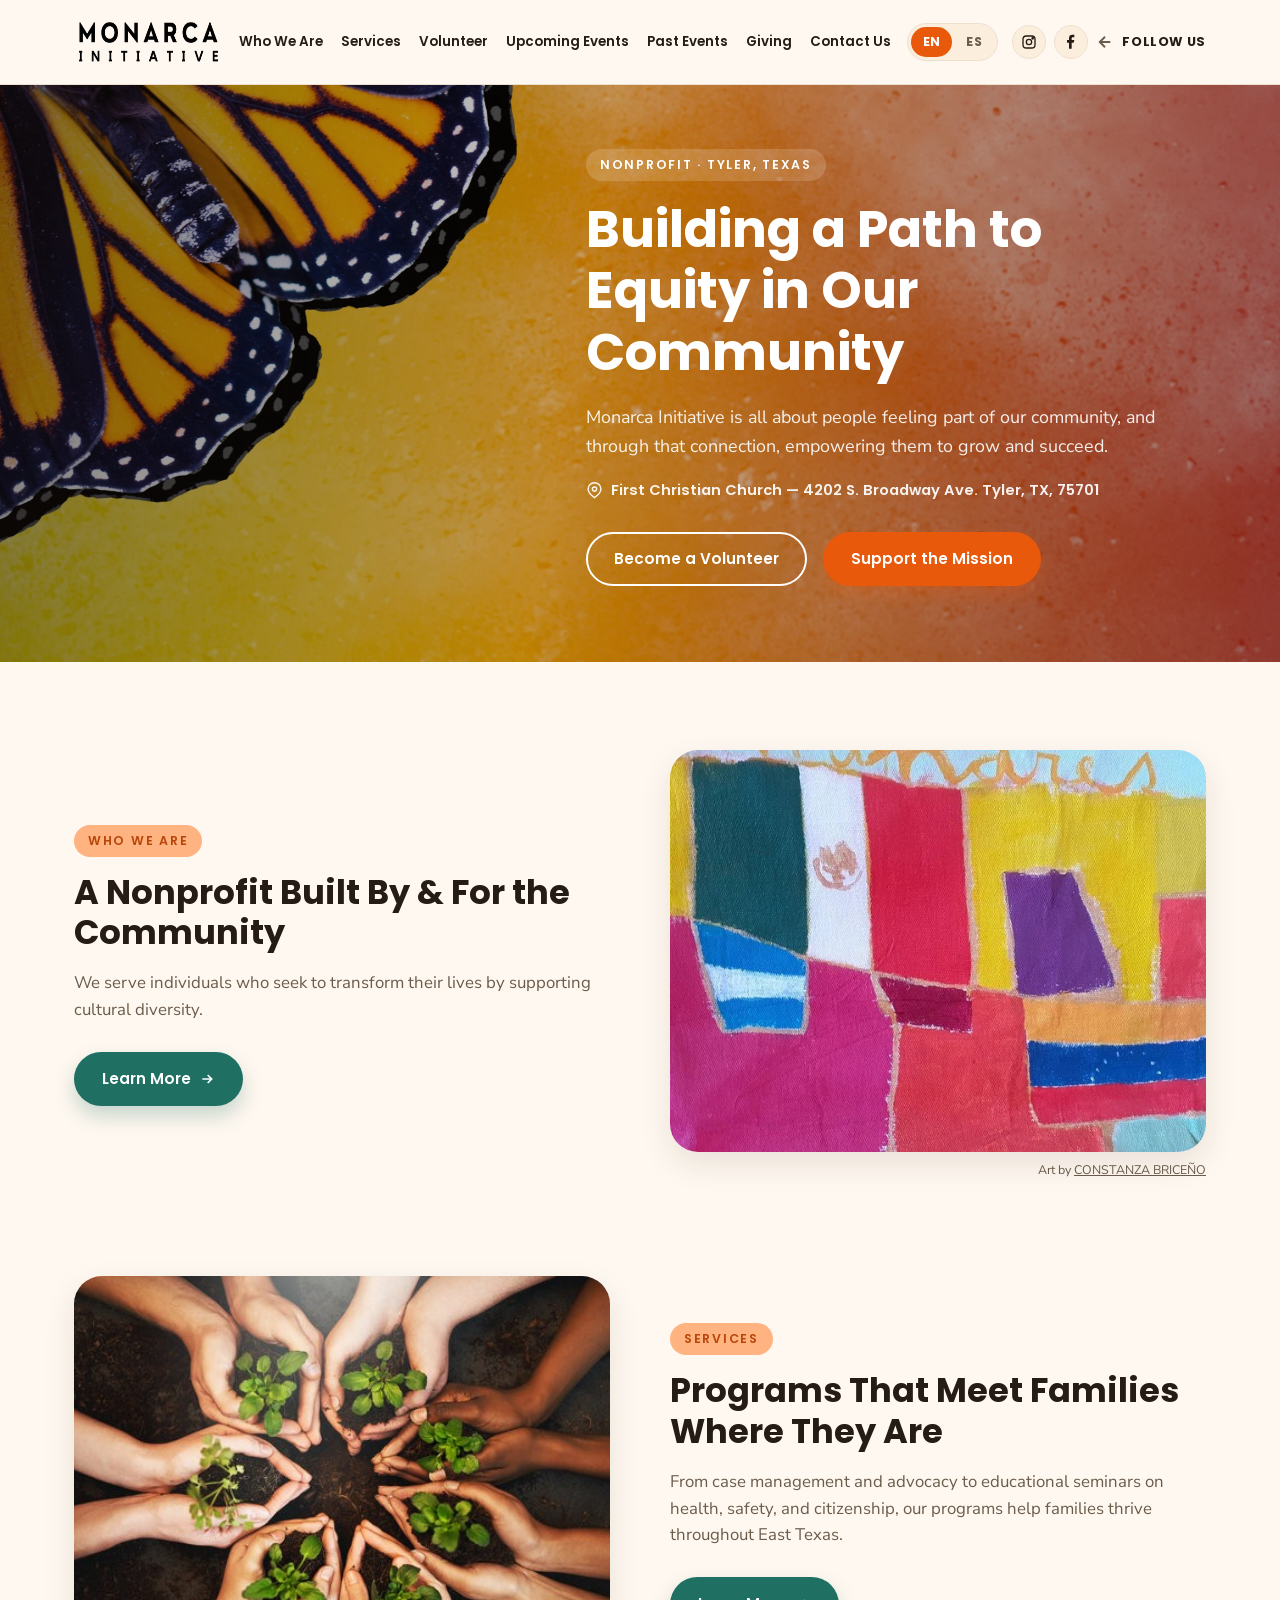
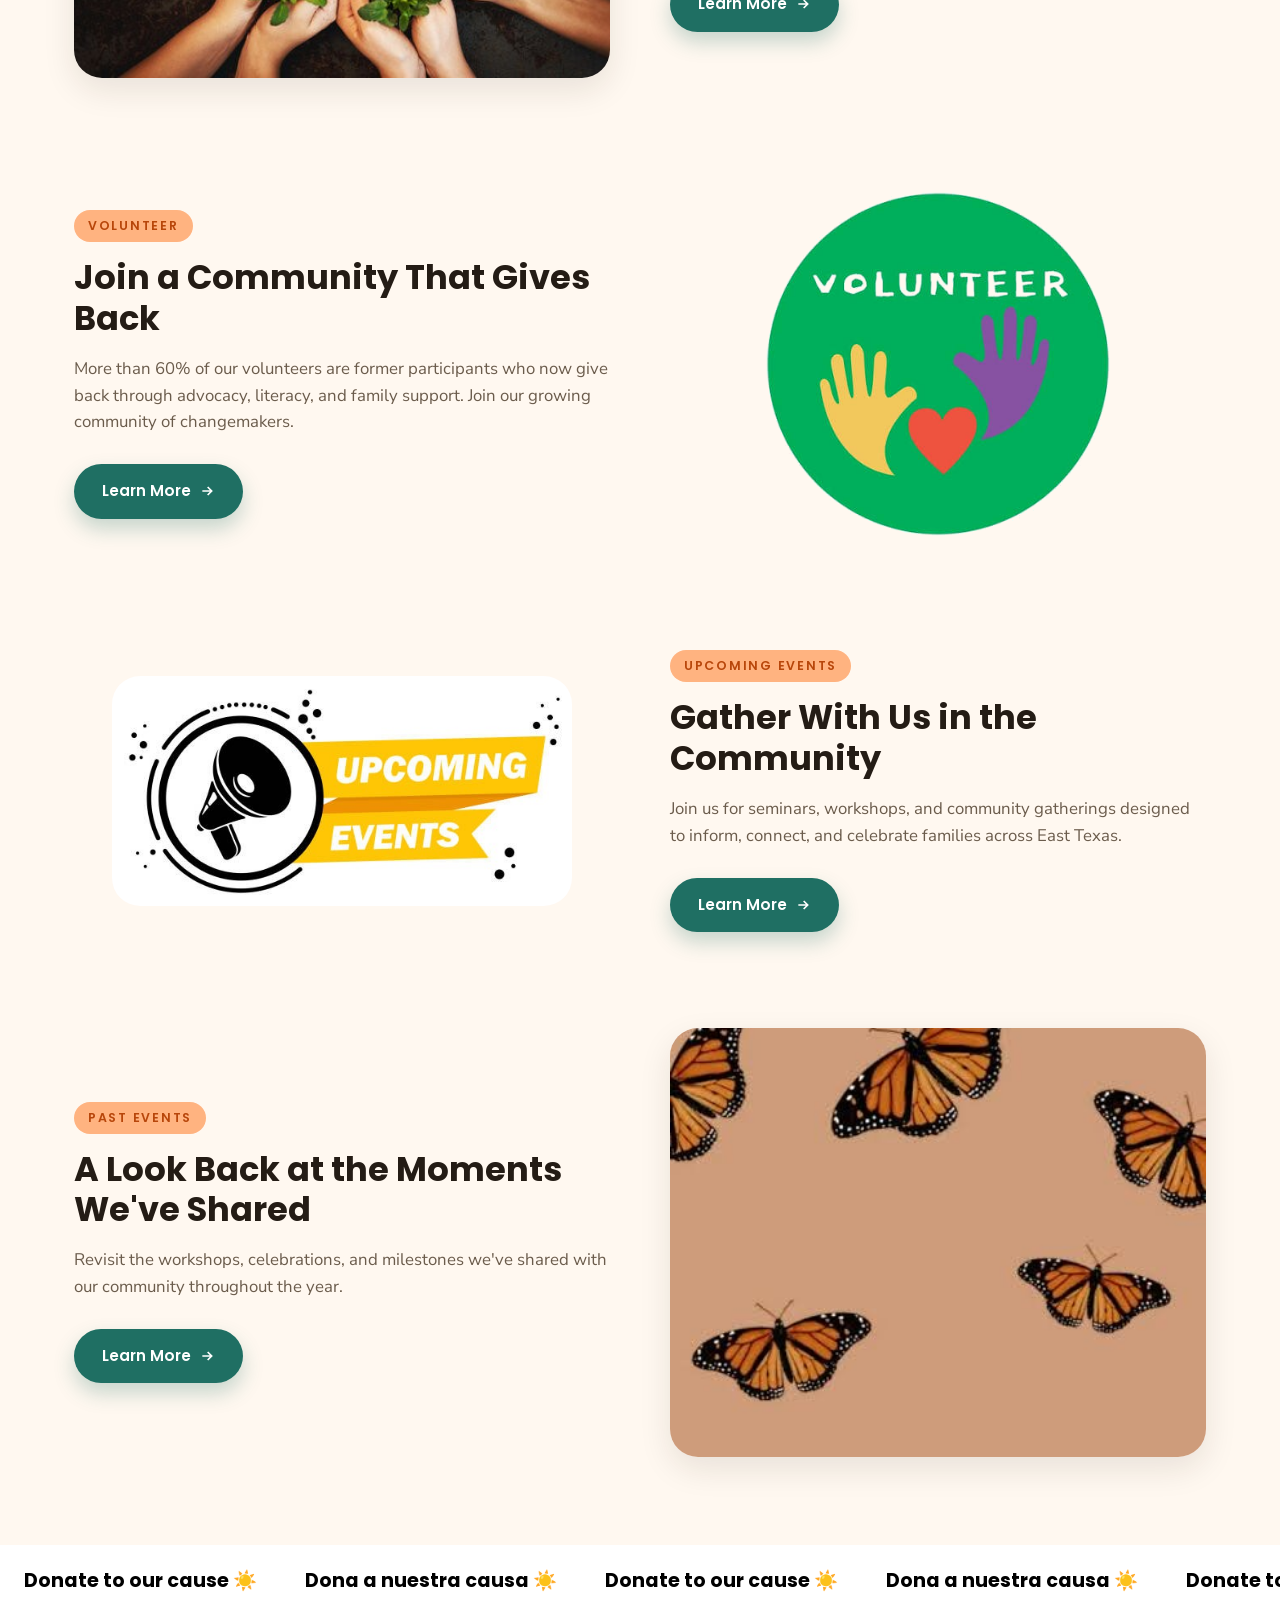
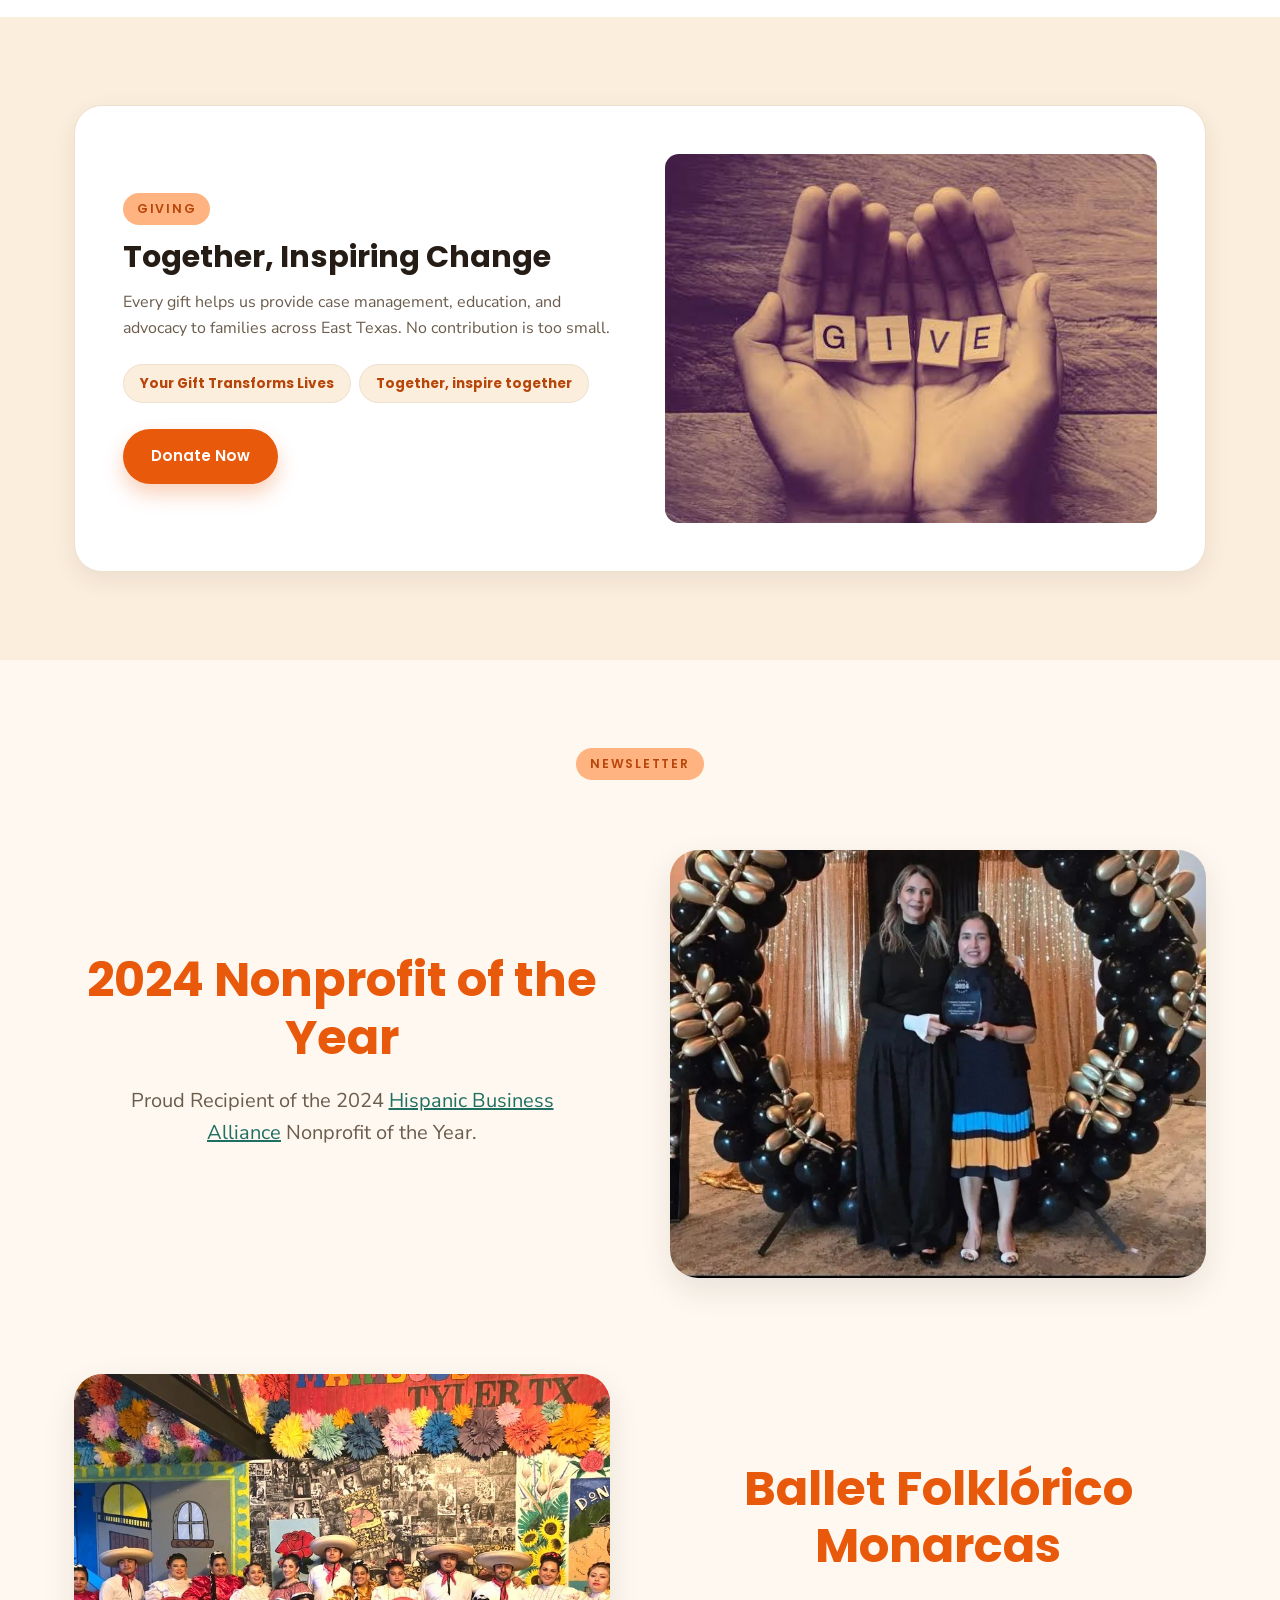
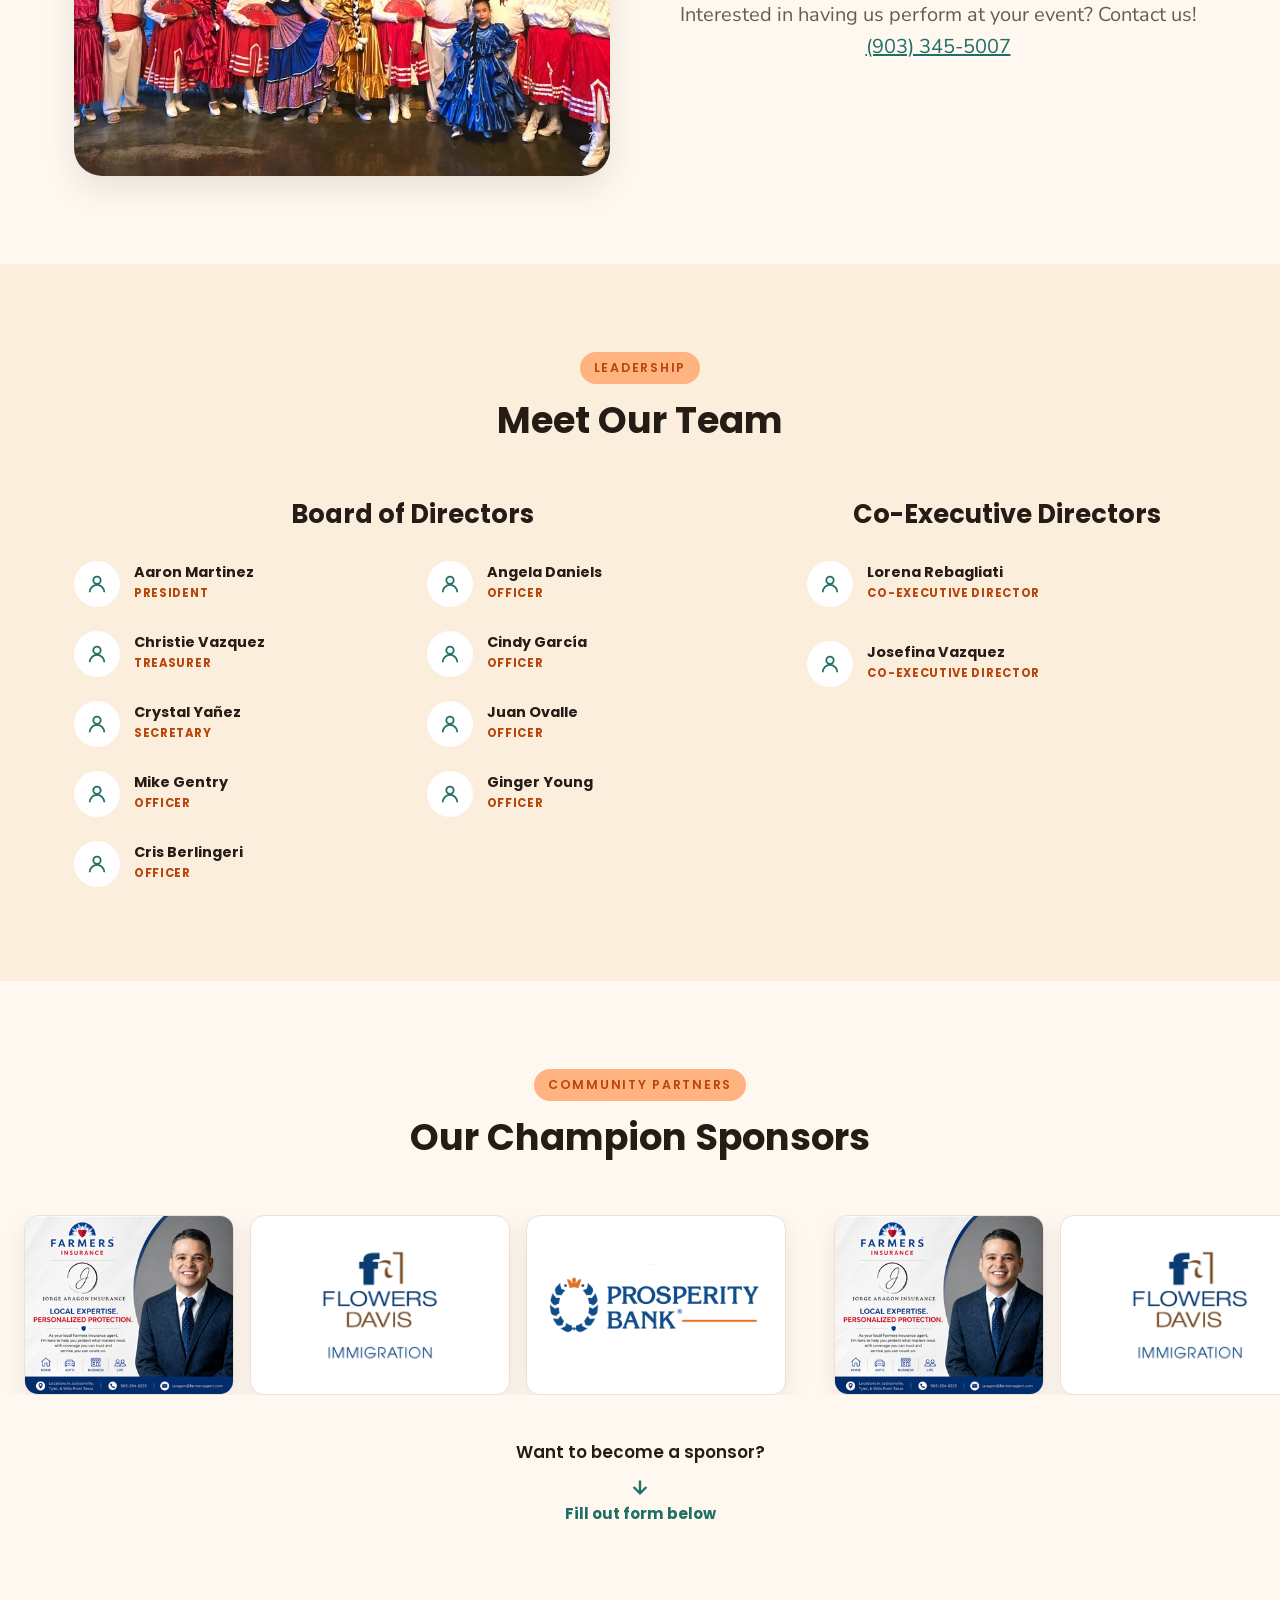
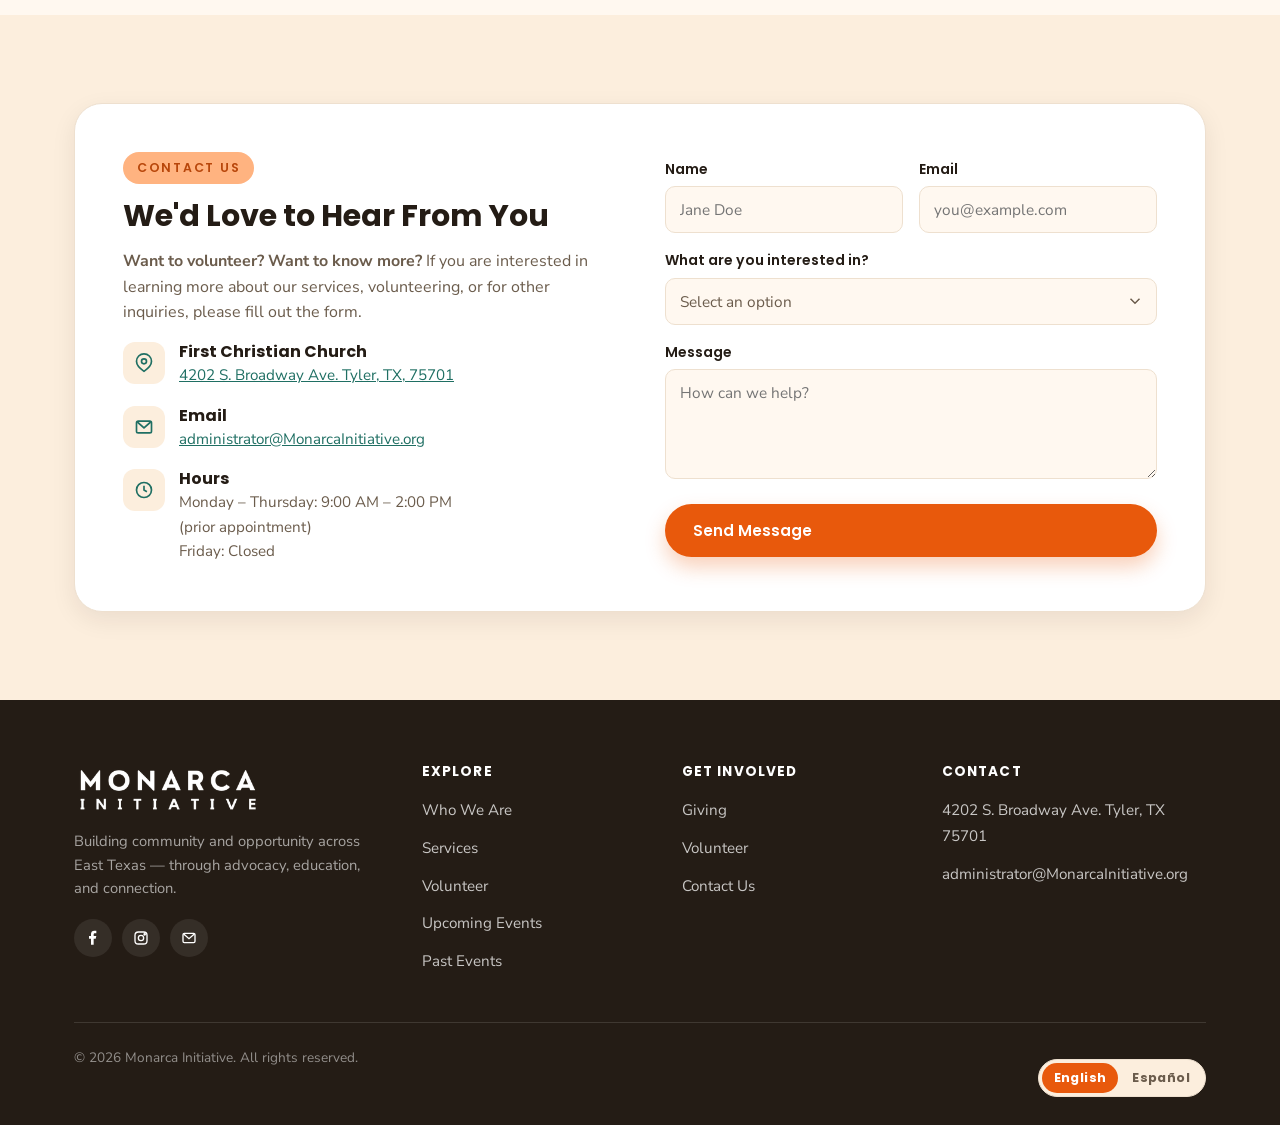
<file: index.html>
<!doctype html>
<html lang="en">
<head>
<meta charset="UTF-8">
<meta name="viewport" content="width=device-width, initial-scale=1">
<title data-es="Monarca Initiative — Tyler, Texas">Monarca Initiative — Tyler, Texas</title>
<meta name="description" data-es="Monarca Initiative busca que las personas se sientan parte de nuestra comunidad y, a través de esa conexión, brindar las herramientas para crecer y alcanzar sus metas." content="Monarca Initiative is all about people feeling part of our community, and through that connection, empowering them to grow and succeed.">
<link rel="icon" href="assets/img/favicon.png" type="image/png">
<link rel="preconnect" href="https://fonts.googleapis.com">
<link rel="preconnect" href="https://fonts.gstatic.com" crossorigin>
<link href="https://fonts.googleapis.com/css2?family=Poppins:wght@600;700;800&family=Nunito+Sans:wght@400;600;700;800&display=swap" rel="stylesheet">
<link rel="stylesheet" href="assets/css/style.css">
</head>
<body>

<header class="site-header">
  <div class="container">
    <a href="index.html" class="brand">
      <img src="assets/img/logo.png" alt="Monarca Initiative logo">
    </a>
    <nav class="main-nav" id="main-nav">
      <ul>
        <li><a href="about.html" data-es="Quiénes Somos">Who We Are</a></li>
        <li><a href="services.html" data-es="Servicios">Services</a></li>
        <li><a href="volunteer.html" data-es="Voluntariado">Volunteer</a></li>
        <li><a href="upcoming-events.html" data-es="Próximos Eventos">Upcoming Events</a></li>
        <li><a href="past-events.html" data-es="Eventos Pasados">Past Events</a></li>
        <li><a href="giving.html" data-es="Donar">Giving</a></li>
        <li><a href="#contact" data-es="Contáctanos">Contact Us</a></li>
      </ul>
    </nav>
    <div class="header-cta">
      <div class="lang-toggle" role="group" aria-label="Language selector">
        <button type="button" data-lang-option="en" class="active" aria-pressed="true">EN</button>
        <button type="button" data-lang-option="es" aria-pressed="false">ES</button>
      </div>
      <div class="follow-us">
        <a href="https://www.instagram.com/monarcainitiative/" target="_blank" rel="noopener noreferrer" class="social-icon" aria-label="Instagram">
          <svg width="16" height="16" viewBox="0 0 24 24" fill="none" stroke="currentColor" stroke-width="2"><rect x="3" y="3" width="18" height="18" rx="5"/><circle cx="12" cy="12" r="4"/><circle cx="17.5" cy="6.5" r="1"/></svg>
        </a>
        <a href="https://www.facebook.com/people/Monarca-Initiative/100091495717951/" target="_blank" rel="noopener noreferrer" class="social-icon" aria-label="Facebook">
          <svg width="16" height="16" viewBox="0 0 24 24" fill="currentColor"><path d="M13 22v-9h3l1-4h-4V7c0-1.1.4-2 2-2h2V1.1C16.6 1 15.3 1 14 1c-3 0-5 1.8-5 5v3H6v4h3v9h4Z"/></svg>
        </a>
        <span class="follow-us-arrow" aria-hidden="true"><svg viewBox="0 0 24 24" fill="none" stroke="currentColor" stroke-width="2.5"><path d="M19 12H5M12 19l-7-7 7-7"/></svg></span>
        <span class="follow-us-label" data-es="Síguenos">Follow Us</span>
      </div>
      <button class="nav-toggle" aria-label="Toggle navigation" aria-expanded="false">
        <span></span><span></span><span></span>
      </button>
    </div>
  </div>
</header>

<main>

  <!-- HERO -->
  <section class="hero">
    <div class="container">
      <div class="hero-copy">
        <span class="hero-eyebrow" data-es="Sin Fines de Lucro · Tyler, Texas">Nonprofit · Tyler, Texas</span>
        <h1 data-es="Construyendo un camino hacia la equidad en nuestra comunidad">Building a Path to Equity in Our Community</h1>
        <p data-es="En Monarca Initiative todo se trata de que las personas se sientan parte de nuestra comunidad, y a través de esa conexión, ayudarlas a crecer y a triunfar.">Monarca Initiative is all about people feeling part of our community, and through that connection, empowering them to grow and succeed.</p>
        <a class="hero-address" href="https://www.google.com/maps/search/?api=1&amp;query=4202+S.+Broadway+Ave.+Tyler%2C+TX+75701" target="_blank" rel="noopener noreferrer">
          <svg viewBox="0 0 24 24" fill="none" stroke="currentColor" stroke-width="2"><path d="M21 10c0 6-9 12-9 12s-9-6-9-12a9 9 0 0 1 18 0Z"/><circle cx="12" cy="10" r="3"/></svg>
          <span>First Christian Church — 4202 S. Broadway Ave. Tyler, TX, 75701</span>
        </a>
        <div class="hero-actions">
          <a href="volunteer.html" class="btn btn-outline-light" data-es="Sé Voluntario">Become a Volunteer</a>
          <a href="giving.html" class="btn btn-primary" data-es="Apoya la Misión">Support the Mission</a>
        </div>
      </div>
    </div>
  </section>

  <!-- WHO WE ARE -->
  <section class="section" id="who-we-are">
    <div class="container">
      <div class="feature-row">
        <div class="feature-copy">
          <span class="eyebrow" data-es="Quiénes Somos">Who We Are</span>
          <h2 data-es="Una organización construida por y para la comunidad">A Nonprofit Built By &amp; For the Community</h2>
          <p data-es="Servimos a las personas que buscan transformar sus vidas apoyando la diversidad cultural.">We serve individuals who seek to transform their lives by supporting cultural diversity.</p>
          <a href="about.html" class="btn btn-secondary">
            <span data-es="Conoce Más">Learn More</span>
            <svg viewBox="0 0 24 24" fill="none" stroke="currentColor" stroke-width="2.5"><path d="M5 12h14M13 6l6 6-6 6"/></svg>
          </a>
        </div>
        <div class="feature-media-wrap">
          <div class="feature-media">
            <img src="assets/img/who-we-are-art.jpg" alt="Colorful painted mural of flags">
          </div>
          <span class="media-credit">Art by <a href="https://www.cbriceno.art/" target="_blank" rel="noopener noreferrer">CONSTANZA BRICEÑO</a></span>
        </div>
      </div>

      <!-- SERVICES -->
      <div class="feature-row" id="services">
        <div class="feature-media">
          <img src="assets/img/services-hands-plants.jpg" alt="A circle of hands from different people each holding a small growing seedling">
        </div>
        <div class="feature-copy">
          <span class="eyebrow" data-es="Servicios">Services</span>
          <h2 data-es="Programas que satisfacen a las familias donde están">Programs That Meet Families Where They Are</h2>
          <p data-es="Desde la gestión de casos y la defensa hasta seminarios educativos sobre salud, seguridad y ciudadanía, nuestros programas ayudan a las familias a prosperar en el este de Texas.">From case management and advocacy to educational seminars on health, safety, and citizenship, our programs help families thrive throughout East Texas.</p>
          <a href="services.html" class="btn btn-secondary">
            <span data-es="Conoce Más">Learn More</span>
            <svg viewBox="0 0 24 24" fill="none" stroke="currentColor" stroke-width="2.5"><path d="M5 12h14M13 6l6 6-6 6"/></svg>
          </a>
        </div>
      </div>

      <!-- VOLUNTEER -->
      <div class="feature-row" id="volunteer">
        <div class="feature-copy">
          <span class="eyebrow" data-es="Voluntariado">Volunteer</span>
          <h2 data-es="Únete a una comunidad de personas que retribuyen">Join a Community That Gives Back</h2>
          <p data-es="Más del 60% de nuestros voluntarios fueron antes participantes de nuestros programas. Súmate a nuestra creciente comunidad de líderes que impulsan la defensa, la alfabetización y el apoyo familiar.">More than 60% of our volunteers are former participants who now give back through advocacy, literacy, and family support. Join our growing community of changemakers.</p>
          <a href="volunteer.html" class="btn btn-secondary">
            <span data-es="Conoce Más">Learn More</span>
            <svg viewBox="0 0 24 24" fill="none" stroke="currentColor" stroke-width="2.5"><path d="M5 12h14M13 6l6 6-6 6"/></svg>
          </a>
        </div>
        <div class="feature-media feature-media--badge">
          <img src="assets/img/volunteer-icon.png" alt="Volunteer badge illustration with two hands and a heart">
        </div>
      </div>

      <!-- UPCOMING EVENTS -->
      <div class="feature-row" id="upcoming-events">
        <div class="feature-media feature-media--banner">
          <img src="assets/img/home-upcoming-events.jpg" alt="Upcoming Events banner illustration with a megaphone">
        </div>
        <div class="feature-copy">
          <span class="eyebrow" data-es="Próximos Eventos">Upcoming Events</span>
          <h2 data-es="Reúnete con nosotros en la comunidad">Gather With Us in the Community</h2>
          <p data-es="Acompáñanos en seminarios, talleres y encuentros comunitarios diseñados para informar, conectar y celebrar a las familias del este de Texas.">Join us for seminars, workshops, and community gatherings designed to inform, connect, and celebrate families across East Texas.</p>
          <a href="upcoming-events.html" class="btn btn-secondary">
            <span data-es="Conoce Más">Learn More</span>
            <svg viewBox="0 0 24 24" fill="none" stroke="currentColor" stroke-width="2.5"><path d="M5 12h14M13 6l6 6-6 6"/></svg>
          </a>
        </div>
      </div>

      <!-- PAST EVENTS -->
      <div class="feature-row" id="past-events">
        <div class="feature-copy">
          <span class="eyebrow" data-es="Eventos Pasados">Past Events</span>
          <h2 data-es="Un vistazo a los momentos que hemos compartido">A Look Back at the Moments We've Shared</h2>
          <p data-es="Revive los talleres, celebraciones y logros que hemos compartido con nuestra comunidad a lo largo del año.">Revisit the workshops, celebrations, and milestones we've shared with our community throughout the year.</p>
          <a href="past-events.html" class="btn btn-secondary">
            <span data-es="Conoce Más">Learn More</span>
            <svg viewBox="0 0 24 24" fill="none" stroke="currentColor" stroke-width="2.5"><path d="M5 12h14M13 6l6 6-6 6"/></svg>
          </a>
        </div>
        <div class="feature-media feature-media--portrait">
          <img src="assets/img/home-past-events.jpg" alt="Illustration of monarch butterflies scattered across a warm peach background">
        </div>
      </div>
    </div>
  </section>

  <!-- DONATE BANNER -->
  <div class="banner-container" aria-hidden="true">
    <div class="banner-track">
      <div class="banner-item">Donate to our cause ☀️</div>
      <div class="banner-item">Dona a nuestra causa ☀️</div>
      <div class="banner-item">Donate to our cause ☀️</div>
      <div class="banner-item">Dona a nuestra causa ☀️</div>
      <div class="banner-item">Donate to our cause ☀️</div>
      <div class="banner-item">Dona a nuestra causa ☀️</div>
      <div class="banner-item">Donate to our cause ☀️</div>
      <div class="banner-item">Dona a nuestra causa ☀️</div>
      <div class="banner-item">Donate to our cause ☀️</div>
      <div class="banner-item">Dona a nuestra causa ☀️</div>
      <div class="banner-item">Donate to our cause ☀️</div>
      <div class="banner-item">Dona a nuestra causa ☀️</div>
      <div class="banner-item">Donate to our cause ☀️</div>
      <div class="banner-item">Dona a nuestra causa ☀️</div>
      <div class="banner-item">Donate to our cause ☀️</div>
      <div class="banner-item">Dona a nuestra causa ☀️</div>
      <!-- duplicate block for seamless loop -->
      <div class="banner-item">Donate to our cause ☀️</div>
      <div class="banner-item">Dona a nuestra causa ☀️</div>
      <div class="banner-item">Donate to our cause ☀️</div>
      <div class="banner-item">Dona a nuestra causa ☀️</div>
      <div class="banner-item">Donate to our cause ☀️</div>
      <div class="banner-item">Dona a nuestra causa ☀️</div>
      <div class="banner-item">Donate to our cause ☀️</div>
      <div class="banner-item">Dona a nuestra causa ☀️</div>
      <div class="banner-item">Donate to our cause ☀️</div>
      <div class="banner-item">Dona a nuestra causa ☀️</div>
      <div class="banner-item">Donate to our cause ☀️</div>
      <div class="banner-item">Dona a nuestra causa ☀️</div>
      <div class="banner-item">Donate to our cause ☀️</div>
      <div class="banner-item">Dona a nuestra causa ☀️</div>
      <div class="banner-item">Donate to our cause ☀️</div>
      <div class="banner-item">Dona a nuestra causa ☀️</div>
    </div>
  </div>

  <!-- GIVING (compact, no Learn More) -->
  <section class="section section-alt">
    <div class="container">

      <div class="compact-row" id="giving">
        <div class="compact-copy">
          <span class="eyebrow" data-es="Donaciones">Giving</span>
          <h2 data-es="Unidos en comunidad, inspirando cambios">Together, Inspiring Change</h2>
          <p data-es="Cada donación ayuda a brindar gestión de casos, educación y defensa a familias en todo el este de Texas. Ningún aporte es demasiado pequeño.">Every gift helps us provide case management, education, and advocacy to families across East Texas. No contribution is too small.</p>
          <div class="stat-strip">
            <span class="stat-pill" data-es="Tu apoyo transforma historias">Your Gift Transforms Lives</span>
            <span class="stat-pill" data-es="Juntos, inspiramos juntos">Together, inspire together</span>
          </div>
          <div class="hero-actions" style="margin-top:26px;">
            <a href="giving.html" class="btn btn-primary" data-es="Donar Ahora">Donate Now</a>
          </div>
        </div>
        <div class="compact-media">
          <img src="assets/img/home-giving-tiles.jpg" alt="Cupped hands holding wooden tiles that spell GIVE" loading="lazy" style="object-position: center 15%;">
        </div>
      </div>

    </div>
  </section>

  <!-- NEWSLETTER -->
  <section class="section">
    <div class="container">
      <div class="section-head">
        <span class="eyebrow" data-es="Boletín">Newsletter</span>
      </div>

      <div class="feature-row">
        <div class="feature-copy feature-copy--centered">
          <h2 class="brand-heading" data-es="Organización del Año 2024">2024 Nonprofit of the Year</h2>
          <p><span data-es="Ganadores orgullosos del premio 2024 a la ">Proud Recipient of the 2024 </span><a href="https://www.tylerhba.org/" target="_blank" rel="noopener noreferrer">Hispanic Business Alliance</a><span data-es=" Organización Sin Fines de Lucro del Año.">&nbsp;Nonprofit of the Year.</span></p>
        </div>
        <div class="feature-media-wrap">
          <div class="feature-media feature-media--portrait">
            <img src="assets/img/award-hba-2024.jpg" alt="Monarca Initiative representatives accepting the 2024 Hispanic Business Alliance Nonprofit of the Year award">
          </div>
        </div>
      </div>

      <div class="feature-row">
        <div class="feature-media-wrap">
          <div class="feature-media">
            <img src="assets/img/ballet-folklorico-monarcas.jpg" alt="Ballet Folklórico Monarcas dancers in traditional dress at a Tyler, Texas event">
          </div>
        </div>
        <div class="feature-copy feature-copy--centered">
          <h3 class="brand-heading" data-es="Ballet Folklórico Monarcas">Ballet Folklórico Monarcas</h3>
          <p><span data-es="¿Interesado en que actuemos en tu evento? ¡Contáctanos! ">Interested in having us perform at your event? Contact us! </span><a href="tel:+19033455007">(903) 345-5007</a></p>
        </div>
      </div>
    </div>
  </section>

  <!-- BOARD OF DIRECTORS -->
  <section class="section section-alt">
    <div class="container">
      <div class="section-head">
        <span class="eyebrow" data-es="Liderazgo">Leadership</span>
        <h2 data-es="Conoce a Nuestro Equipo">Meet Our Team</h2>
      </div>

      <div class="leadership-columns">
        <div class="leadership-col">
          <h3 class="leadership-title" data-es="Junta Directiva">Board of Directors</h3>
          <div class="board-grid board-grid--split">
            <div class="board-card">
              <span class="avatar"><svg width="22" height="22" viewBox="0 0 24 24" fill="none" stroke="currentColor" stroke-width="2"><circle cx="12" cy="8" r="4"/><path d="M4 21a8 8 0 0 1 16 0"/></svg></span>
              <div><h4>Aaron Martinez</h4><span data-es="Presidente">President</span></div>
            </div>
            <div class="board-card">
              <span class="avatar"><svg width="22" height="22" viewBox="0 0 24 24" fill="none" stroke="currentColor" stroke-width="2"><circle cx="12" cy="8" r="4"/><path d="M4 21a8 8 0 0 1 16 0"/></svg></span>
              <div><h4>Christie Vazquez</h4><span data-es="Tesorera">Treasurer</span></div>
            </div>
            <div class="board-card">
              <span class="avatar"><svg width="22" height="22" viewBox="0 0 24 24" fill="none" stroke="currentColor" stroke-width="2"><circle cx="12" cy="8" r="4"/><path d="M4 21a8 8 0 0 1 16 0"/></svg></span>
              <div><h4>Crystal Yañez</h4><span data-es="Secretaria">Secretary</span></div>
            </div>
            <div class="board-card">
              <span class="avatar"><svg width="22" height="22" viewBox="0 0 24 24" fill="none" stroke="currentColor" stroke-width="2"><circle cx="12" cy="8" r="4"/><path d="M4 21a8 8 0 0 1 16 0"/></svg></span>
              <div><h4>Mike Gentry</h4><span data-es="Miembro de la Junta">Officer</span></div>
            </div>
            <div class="board-card">
              <span class="avatar"><svg width="22" height="22" viewBox="0 0 24 24" fill="none" stroke="currentColor" stroke-width="2"><circle cx="12" cy="8" r="4"/><path d="M4 21a8 8 0 0 1 16 0"/></svg></span>
              <div><h4>Cris Berlingeri</h4><span data-es="Miembro de la Junta">Officer</span></div>
            </div>
            <div class="board-card">
              <span class="avatar"><svg width="22" height="22" viewBox="0 0 24 24" fill="none" stroke="currentColor" stroke-width="2"><circle cx="12" cy="8" r="4"/><path d="M4 21a8 8 0 0 1 16 0"/></svg></span>
              <div><h4>Angela Daniels</h4><span data-es="Miembro de la Junta">Officer</span></div>
            </div>
            <div class="board-card">
              <span class="avatar"><svg width="22" height="22" viewBox="0 0 24 24" fill="none" stroke="currentColor" stroke-width="2"><circle cx="12" cy="8" r="4"/><path d="M4 21a8 8 0 0 1 16 0"/></svg></span>
              <div><h4>Cindy García</h4><span data-es="Miembro de la Junta">Officer</span></div>
            </div>
            <div class="board-card">
              <span class="avatar"><svg width="22" height="22" viewBox="0 0 24 24" fill="none" stroke="currentColor" stroke-width="2"><circle cx="12" cy="8" r="4"/><path d="M4 21a8 8 0 0 1 16 0"/></svg></span>
              <div><h4>Juan Ovalle</h4><span data-es="Miembro de la Junta">Officer</span></div>
            </div>
            <div class="board-card">
              <span class="avatar"><svg width="22" height="22" viewBox="0 0 24 24" fill="none" stroke="currentColor" stroke-width="2"><circle cx="12" cy="8" r="4"/><path d="M4 21a8 8 0 0 1 16 0"/></svg></span>
              <div><h4>Ginger Young</h4><span data-es="Miembro de la Junta">Officer</span></div>
            </div>
          </div>
        </div>

        <div class="leadership-col">
          <h3 class="leadership-title" data-es="Co-Directoras Ejecutivas">Co-Executive Directors</h3>
          <div class="board-co-directors board-co-directors--stack">
            <div class="board-card">
              <span class="avatar"><svg width="22" height="22" viewBox="0 0 24 24" fill="none" stroke="currentColor" stroke-width="2"><circle cx="12" cy="8" r="4"/><path d="M4 21a8 8 0 0 1 16 0"/></svg></span>
              <div><h4>Lorena Rebagliati</h4><span data-es="Co-Directora Ejecutiva">Co-Executive Director</span></div>
            </div>
            <div class="board-card">
              <span class="avatar"><svg width="22" height="22" viewBox="0 0 24 24" fill="none" stroke="currentColor" stroke-width="2"><circle cx="12" cy="8" r="4"/><path d="M4 21a8 8 0 0 1 16 0"/></svg></span>
              <div><h4>Josefina Vazquez</h4><span data-es="Co-Directora Ejecutiva">Co-Executive Director</span></div>
            </div>
          </div>
        </div>
      </div>
    </div>
  </section>

  <!-- CHAMPION SPONSORS -->
  <section class="section sponsors">
    <div class="container">
      <div class="section-head">
        <span class="eyebrow" data-es="Socios Comunitarios">Community Partners</span>
        <h2 data-es="Nuestros Patrocinadores Campeones">Our Champion Sponsors</h2>
      </div>
    </div>
    <div class="marquee-wrap">
      <div class="marquee-track">
        <div class="marquee marquee--3">
          <img class="marquee__item marquee__item--fill" src="assets/img/sponsor-farmers-jorge-aragon.png" width="210" height="180" alt="Farmers Insurance — Jorge Aragon Insurance">
          <img class="marquee__item" src="assets/img/sponsor-flowers-davis-immigration.png" width="260" height="180" alt="Flowers Davis Immigration">
          <img class="marquee__item" src="assets/img/sponsor-prosperity-bank.png" width="260" height="180" alt="Prosperity Bank">
        </div>
        <div class="marquee marquee--3 marquee--omega" aria-hidden="true">
          <img class="marquee__item marquee__item--fill" src="assets/img/sponsor-farmers-jorge-aragon.png" width="210" height="180" alt="">
          <img class="marquee__item" src="assets/img/sponsor-flowers-davis-immigration.png" width="260" height="180" alt="">
          <img class="marquee__item" src="assets/img/sponsor-prosperity-bank.png" width="260" height="180" alt="">
        </div>
      </div>
    </div>
    <div class="container">
      <div class="sponsors-cta">
        <span data-es="¿Quieres ser patrocinador?">Want to become a sponsor?</span>
        <a href="#contact" class="sponsors-cta-link">
          <svg viewBox="0 0 24 24" fill="none" stroke="currentColor" stroke-width="2.5"><path d="M12 5v14M5 12l7 7 7-7"/></svg>
          <span data-es="Completa el formulario a continuación">Fill out form below</span>
        </a>
      </div>
    </div>
  </section>

  <!-- CONTACT -->
  <section class="section section-alt">
    <div class="container">

      <div class="compact-row" id="contact">
        <div class="compact-copy">
          <span class="eyebrow" data-es="Contáctanos">Contact Us</span>
          <h2 data-es="Nos encantaría saber de ti">We'd Love to Hear From You</h2>
          <p><strong><span data-es="¿Quieres ser voluntario? ¿Quieres saber más?">Want to volunteer? Want to know more?</span></strong> <span data-es="Si te interesa conocer más sobre nuestros servicios, ser voluntario o tienes otra consulta, completa el formulario a continuación.">If you are interested in learning more about our services, volunteering, or for other inquiries, please fill out the form.</span></p>
          <div class="contact-info">
            <div class="contact-info-item">
              <span class="icon-badge"><svg width="20" height="20" viewBox="0 0 24 24" fill="none" stroke="currentColor" stroke-width="2"><path d="M21 10c0 6-9 12-9 12s-9-6-9-12a9 9 0 0 1 18 0Z"/><circle cx="12" cy="10" r="3"/></svg></span>
              <div><h4>First Christian Church</h4><p><a href="https://www.google.com/maps/search/?api=1&amp;query=4202+S.+Broadway+Ave.+Tyler%2C+TX+75701" target="_blank" rel="noopener noreferrer">4202 S. Broadway Ave. Tyler, TX, 75701</a></p></div>
            </div>
            <div class="contact-info-item">
              <span class="icon-badge"><svg width="20" height="20" viewBox="0 0 24 24" fill="none" stroke="currentColor" stroke-width="2"><rect x="3" y="5" width="18" height="14" rx="2"/><path d="m4 6 8 7 8-7"/></svg></span>
              <div><h4 data-es="Correo Electrónico">Email</h4><p><a href="mailto:administrator@MonarcaInitiative.org">administrator@MonarcaInitiative.org</a></p></div>
            </div>
            <div class="contact-info-item">
              <span class="icon-badge"><svg width="20" height="20" viewBox="0 0 24 24" fill="none" stroke="currentColor" stroke-width="2"><circle cx="12" cy="12" r="9"/><path d="M12 7v5l3.5 2"/></svg></span>
              <div>
                <h4 data-es="Horario">Hours</h4>
                <p>
                  <span data-es="Lunes – Jueves: 9:00 a.m. – 2:00 p.m.">Monday – Thursday: 9:00 AM – 2:00 PM</span><br>
                  <span data-es="(con cita previa)">(prior appointment)</span><br>
                  <span data-es="Viernes: Cerrado">Friday: Closed</span>
                </p>
              </div>
            </div>
          </div>
        </div>
        <form class="contact-form" action="mailto:administrator@MonarcaInitiative.org" method="post" enctype="text/plain">
          <div class="field-row">
            <div>
              <label for="name" data-es="Nombre">Name</label>
              <input type="text" id="name" name="name" placeholder="Jane Doe" data-es-placeholder="Juana Pérez" required>
            </div>
            <div>
              <label for="email" data-es="Correo Electrónico">Email</label>
              <input type="email" id="email" name="email" placeholder="you@example.com" required>
            </div>
          </div>
          <div>
            <label for="inquiry" data-es="¿Qué te interesa?">What are you interested in?</label>
            <select id="inquiry" name="inquiry" required>
              <option value="" disabled selected data-es="Selecciona una opción">Select an option</option>
              <option value="learn-more" data-es="Conocer Más">Learn More</option>
              <option value="volunteering" data-es="Voluntariado">Volunteering</option>
              <option value="sponsorship" data-es="Ser Patrocinador">Becoming a Sponsor</option>
              <option value="other" data-es="Otra Consulta">Other Inquiry</option>
            </select>
          </div>
          <div>
            <label for="message" data-es="Mensaje">Message</label>
            <textarea id="message" name="message" rows="4" placeholder="How can we help?" data-es-placeholder="¿Cómo podemos ayudarte?" required></textarea>
          </div>
          <button type="submit" class="btn btn-primary" data-es="Enviar Mensaje">Send Message</button>
        </form>
      </div>

    </div>
  </section>

</main>

<footer class="site-footer">
  <div class="container">
    <div class="footer-grid">
      <div class="footer-brand">
        <a href="index.html" class="brand">
          <img src="assets/img/logo.png" alt="Monarca Initiative logo">
        </a>
        <p data-es="Construyendo comunidad y oportunidad en el este de Texas a través de la defensa, la educación y la conexión.">Building community and opportunity across East Texas — through advocacy, education, and connection.</p>
        <div class="footer-social">
          <a href="https://www.facebook.com/people/Monarca-Initiative/100091495717951/" target="_blank" rel="noopener noreferrer" aria-label="Facebook"><svg width="16" height="16" viewBox="0 0 24 24" fill="currentColor"><path d="M13 22v-9h3l1-4h-4V7c0-1.1.4-2 2-2h2V1.1C16.6 1 15.3 1 14 1c-3 0-5 1.8-5 5v3H6v4h3v9h4Z"/></svg></a>
          <a href="https://www.instagram.com/monarcainitiative/" target="_blank" rel="noopener noreferrer" aria-label="Instagram"><svg width="16" height="16" viewBox="0 0 24 24" fill="none" stroke="currentColor" stroke-width="2"><rect x="3" y="3" width="18" height="18" rx="5"/><circle cx="12" cy="12" r="4"/><circle cx="17.5" cy="6.5" r="1"/></svg></a>
          <a href="mailto:administrator@MonarcaInitiative.org" aria-label="Email"><svg width="16" height="16" viewBox="0 0 24 24" fill="none" stroke="currentColor" stroke-width="2"><rect x="3" y="5" width="18" height="14" rx="2"/><path d="m4 6 8 7 8-7"/></svg></a>
        </div>
      </div>
      <div class="footer-col">
        <h4 data-es="Explorar">Explore</h4>
        <ul>
          <li><a href="about.html" data-es="Quiénes Somos">Who We Are</a></li>
          <li><a href="services.html" data-es="Servicios">Services</a></li>
          <li><a href="volunteer.html" data-es="Voluntariado">Volunteer</a></li>
          <li><a href="upcoming-events.html" data-es="Próximos Eventos">Upcoming Events</a></li>
          <li><a href="past-events.html" data-es="Eventos Pasados">Past Events</a></li>
        </ul>
      </div>
      <div class="footer-col">
        <h4 data-es="Involúcrate">Get Involved</h4>
        <ul>
          <li><a href="giving.html" data-es="Donar">Giving</a></li>
          <li><a href="volunteer.html" data-es="Sé Voluntario">Volunteer</a></li>
          <li><a href="#contact" data-es="Contáctanos">Contact Us</a></li>
        </ul>
      </div>
      <div class="footer-col">
        <h4 data-es="Contacto">Contact</h4>
        <ul>
          <li><a href="https://www.google.com/maps/search/?api=1&amp;query=4202+S.+Broadway+Ave.+Tyler%2C+TX+75701" target="_blank" rel="noopener noreferrer">4202 S. Broadway Ave. Tyler, TX 75701</a></li>
          <li><a href="mailto:administrator@MonarcaInitiative.org">administrator@MonarcaInitiative.org</a></li>
        </ul>
      </div>
    </div>
    <div class="footer-bottom">
      <span>&copy; <span class="js-year">2026</span> Monarca Initiative. <span data-es="Todos los derechos reservados.">All rights reserved.</span></span>
      <div class="lang-toggle" role="group" aria-label="Language selector">
        <button type="button" data-lang-option="en" class="active" aria-pressed="true">English</button>
        <button type="button" data-lang-option="es" aria-pressed="false">Español</button>
      </div>
    </div>
  </div>
</footer>

<script src="assets/js/main.js"></script>
</body>
</html>
</file>
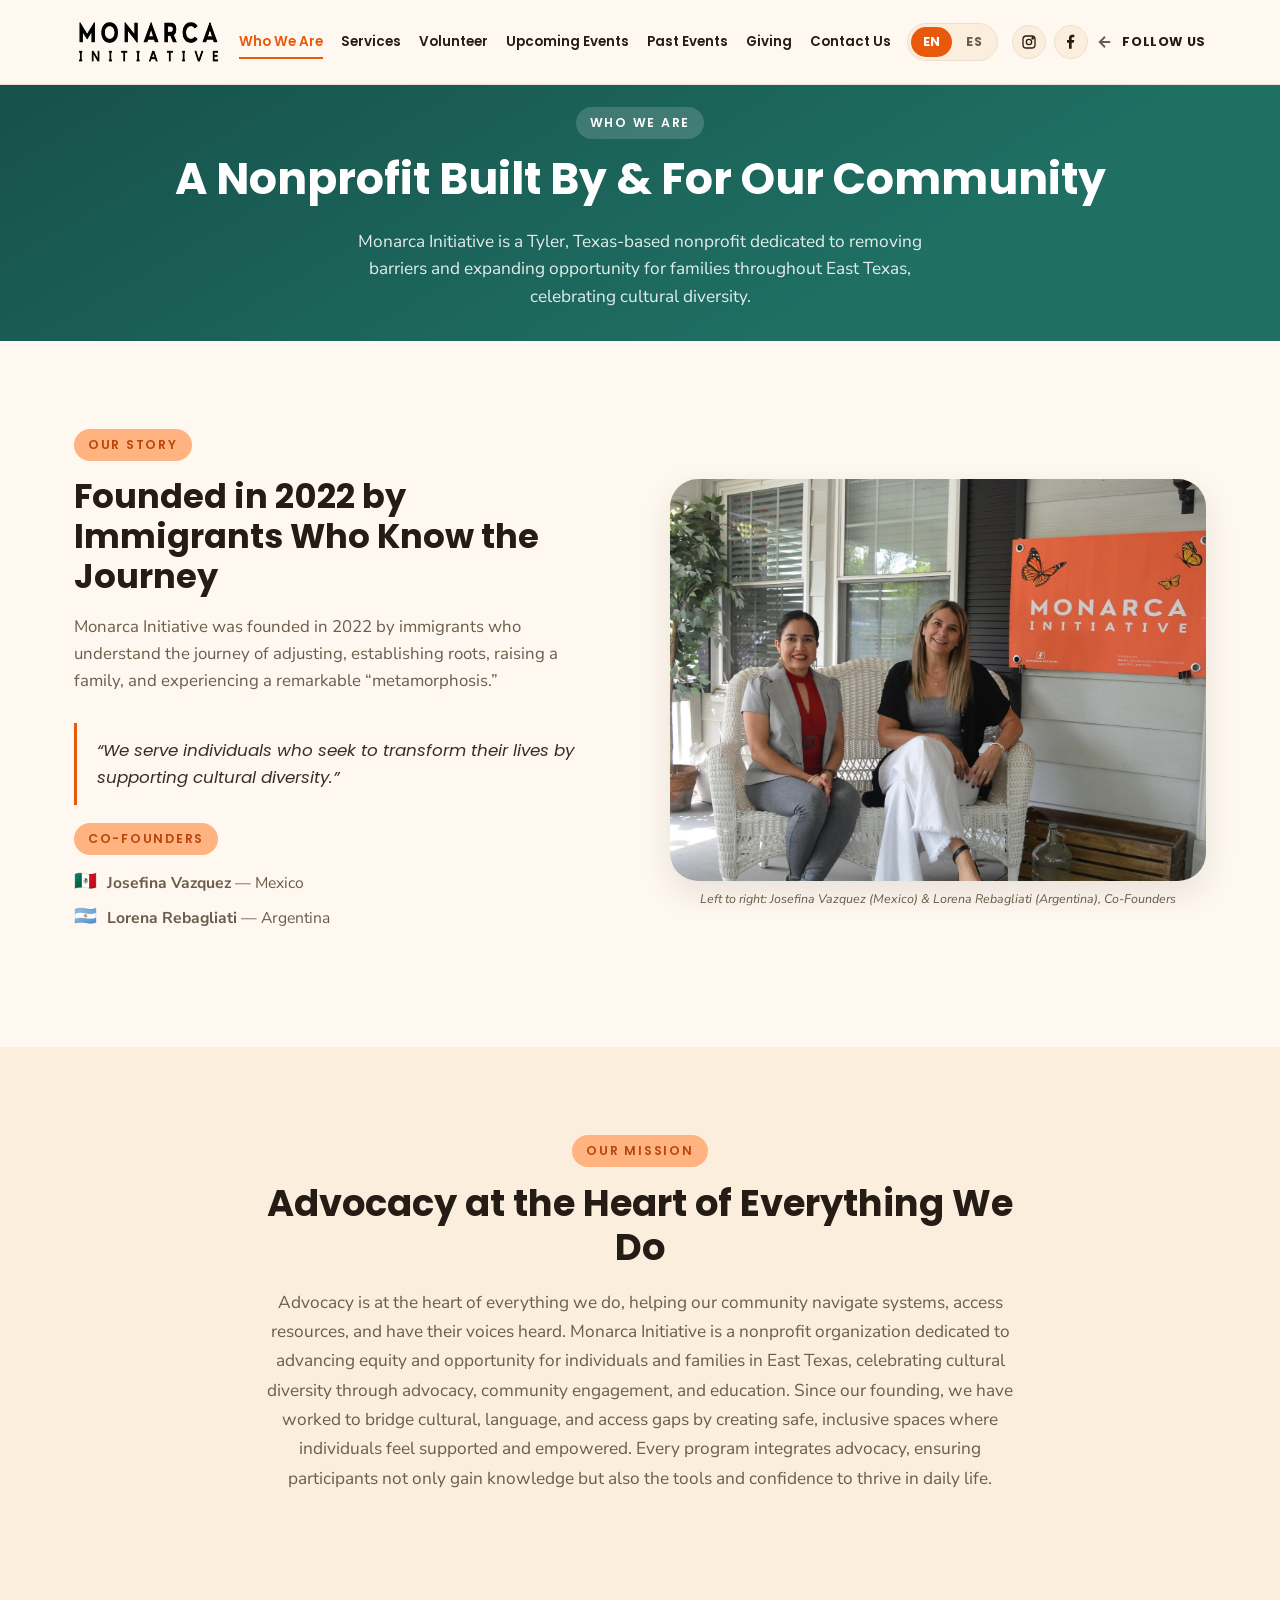
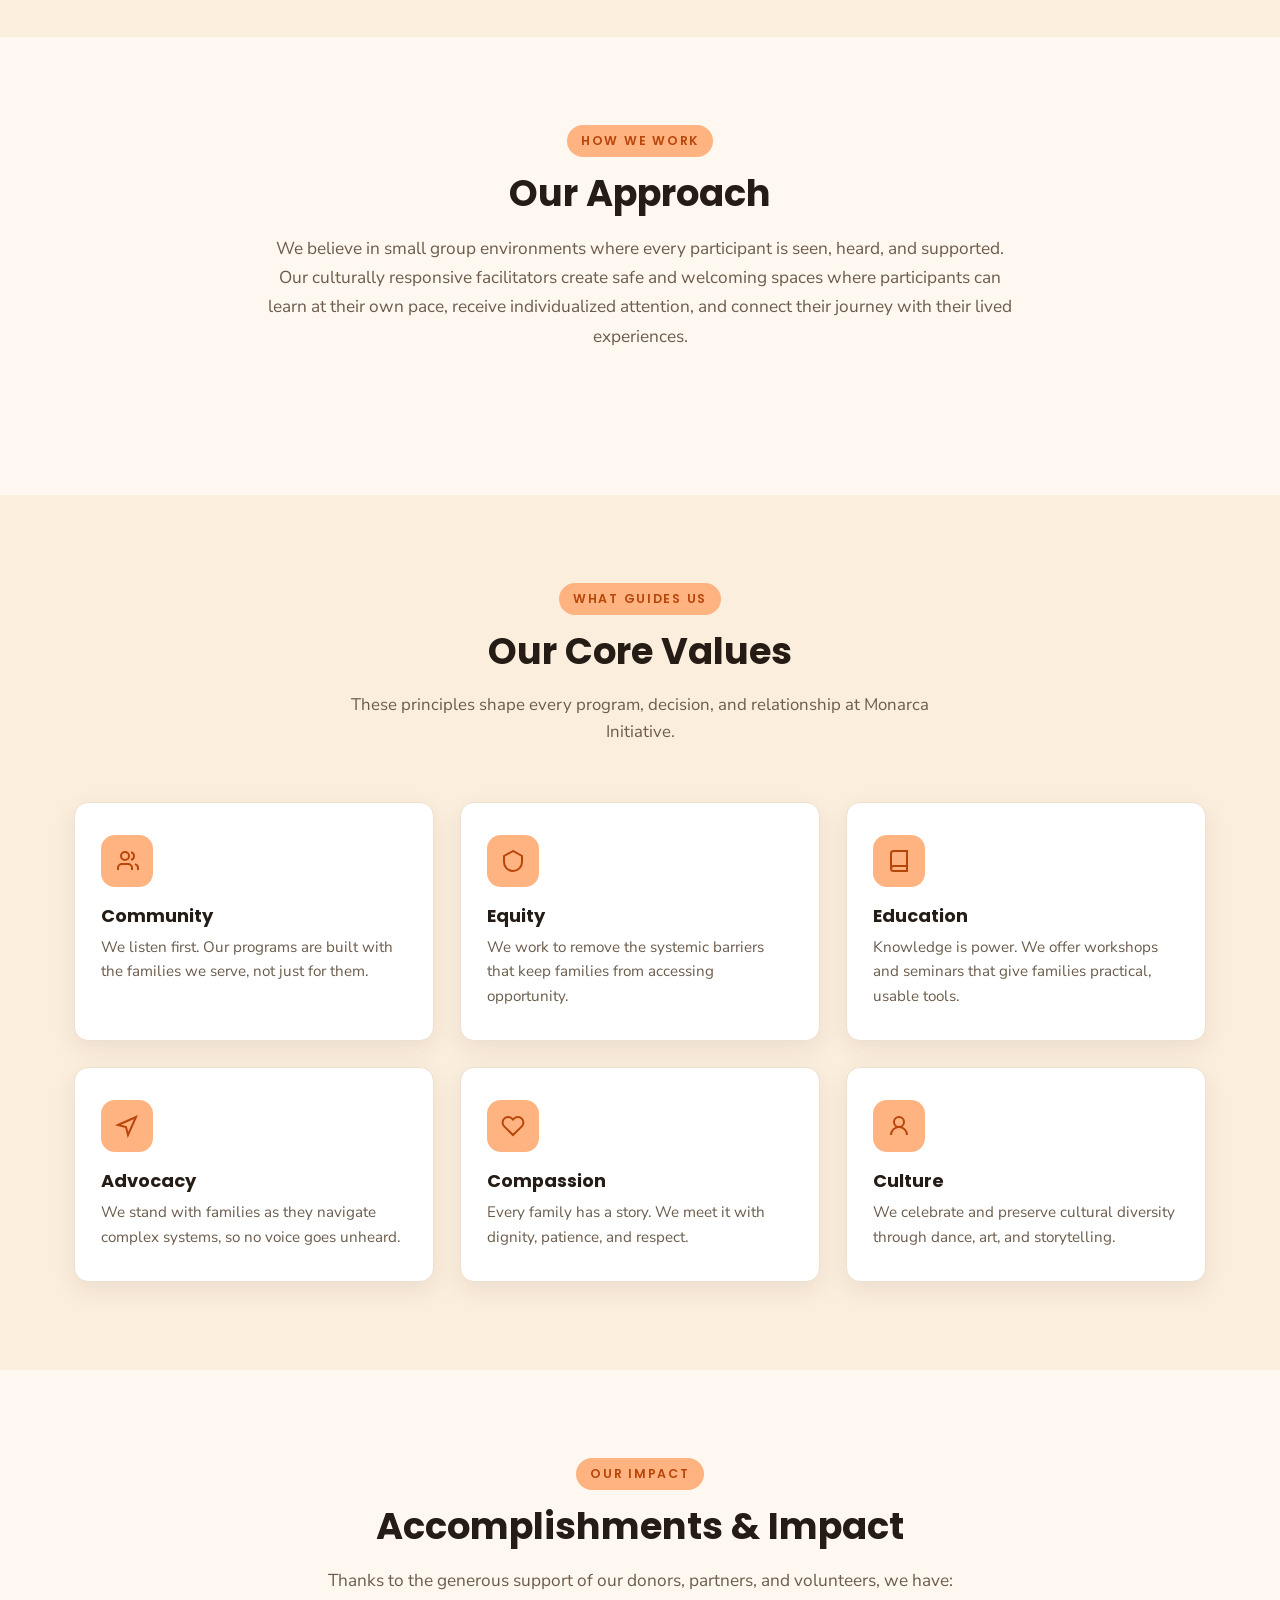
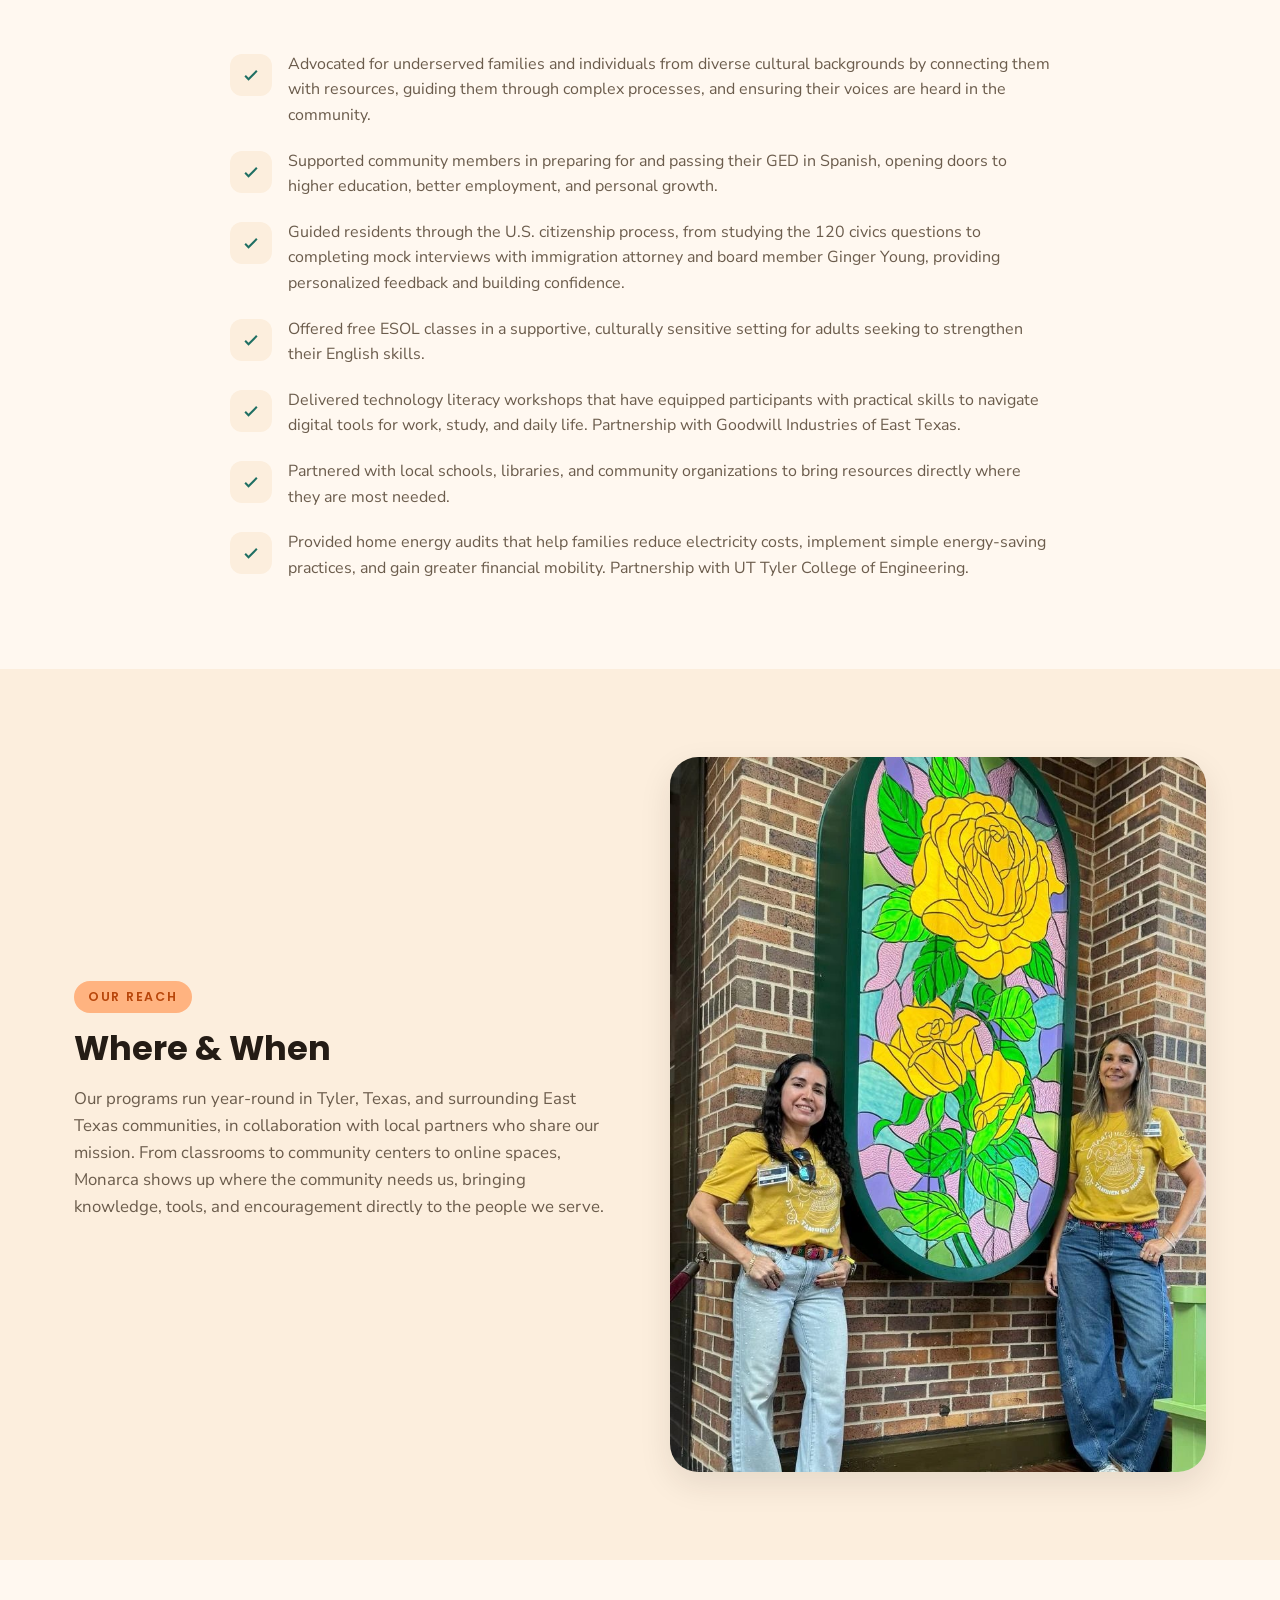
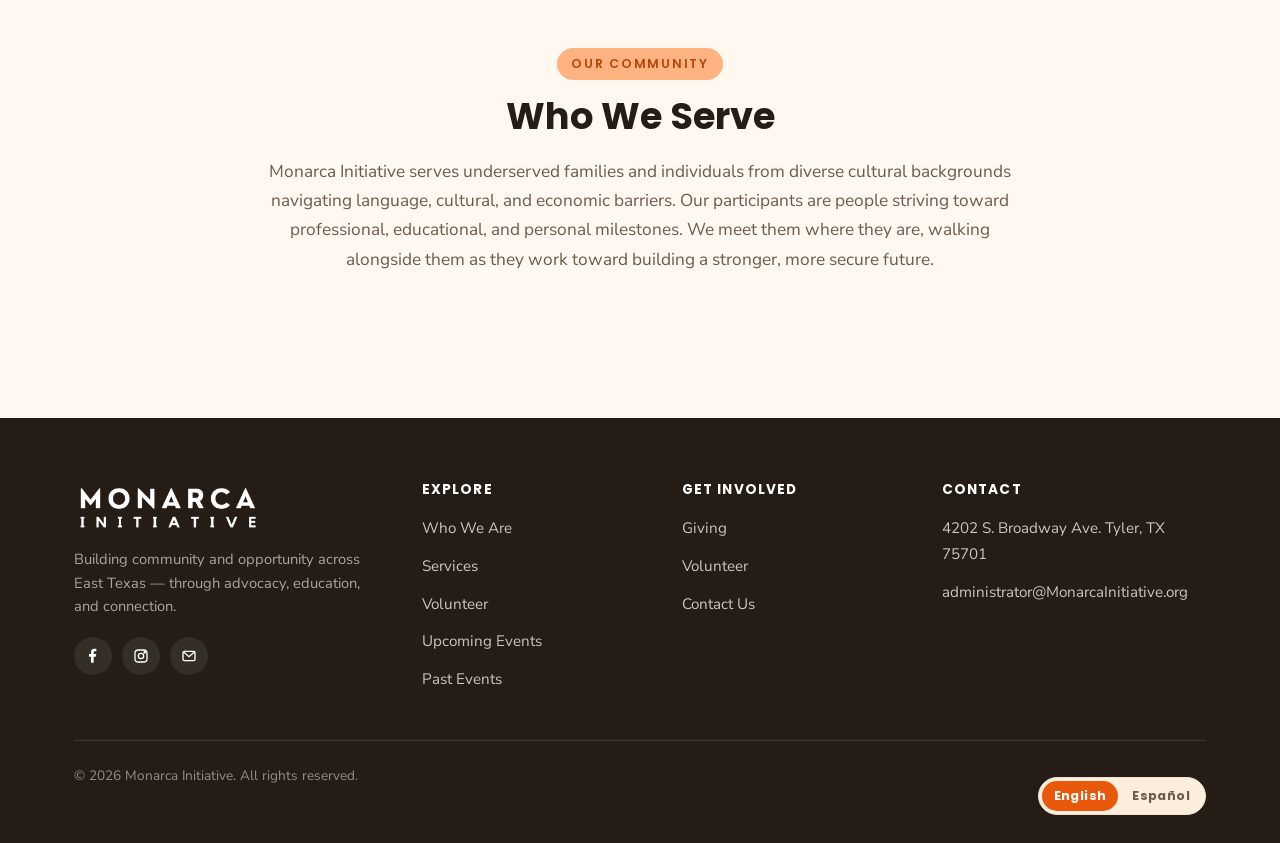
<file: about.html>
<!doctype html>
<html lang="en">
<head>
<meta charset="UTF-8">
<meta name="viewport" content="width=device-width, initial-scale=1">
<title data-es="Quiénes Somos — Monarca Initiative">Who We Are — Monarca Initiative</title>
<meta name="description" content="Learn about Monarca Initiative's mission, values, and story celebrating cultural diversity in East Texas." data-es="Conoce la misión, los valores y la historia de Monarca Initiative, celebrando la diversidad cultural del este de Texas.">
<link rel="icon" href="assets/img/favicon.png" type="image/png">
<link rel="preconnect" href="https://fonts.googleapis.com">
<link rel="preconnect" href="https://fonts.gstatic.com" crossorigin>
<link href="https://fonts.googleapis.com/css2?family=Poppins:wght@600;700;800&family=Nunito+Sans:wght@400;600;700;800&display=swap" rel="stylesheet">
<link rel="stylesheet" href="assets/css/style.css">
</head>
<body>

<header class="site-header">
  <div class="container">
    <a href="index.html" class="brand">
      <img src="assets/img/logo.png" alt="Monarca Initiative logo">
    </a>
    <nav class="main-nav" id="main-nav">
      <ul>
        <li><a href="about.html" class="active" data-es="Quiénes Somos">Who We Are</a></li>
        <li><a href="services.html" data-es="Servicios">Services</a></li>
        <li><a href="volunteer.html" data-es="Voluntariado">Volunteer</a></li>
        <li><a href="upcoming-events.html" data-es="Próximos Eventos">Upcoming Events</a></li>
        <li><a href="past-events.html" data-es="Eventos Pasados">Past Events</a></li>
        <li><a href="giving.html" data-es="Donar">Giving</a></li>
        <li><a href="index.html#contact" data-es="Contáctanos">Contact Us</a></li>
      </ul>
    </nav>
    <div class="header-cta">
      <div class="lang-toggle" role="group" aria-label="Language selector">
        <button type="button" data-lang-option="en" class="active" aria-pressed="true">EN</button>
        <button type="button" data-lang-option="es" aria-pressed="false">ES</button>
      </div>
      <div class="follow-us">
        <a href="https://www.instagram.com/monarcainitiative/" target="_blank" rel="noopener noreferrer" class="social-icon" aria-label="Instagram">
          <svg width="16" height="16" viewBox="0 0 24 24" fill="none" stroke="currentColor" stroke-width="2"><rect x="3" y="3" width="18" height="18" rx="5"/><circle cx="12" cy="12" r="4"/><circle cx="17.5" cy="6.5" r="1"/></svg>
        </a>
        <a href="https://www.facebook.com/people/Monarca-Initiative/100091495717951/" target="_blank" rel="noopener noreferrer" class="social-icon" aria-label="Facebook">
          <svg width="16" height="16" viewBox="0 0 24 24" fill="currentColor"><path d="M13 22v-9h3l1-4h-4V7c0-1.1.4-2 2-2h2V1.1C16.6 1 15.3 1 14 1c-3 0-5 1.8-5 5v3H6v4h3v9h4Z"/></svg>
        </a>
        <span class="follow-us-arrow" aria-hidden="true"><svg viewBox="0 0 24 24" fill="none" stroke="currentColor" stroke-width="2.5"><path d="M19 12H5M12 19l-7-7 7-7"/></svg></span>
        <span class="follow-us-label" data-es="Síguenos">Follow Us</span>
      </div>
      <button class="nav-toggle" aria-label="Toggle navigation" aria-expanded="false">
        <span></span><span></span><span></span>
      </button>
    </div>
  </div>
</header>

<main>

  <section class="page-hero page-hero--compact">
    <div class="container">
      <span class="eyebrow" data-es="Quiénes Somos">Who We Are</span>
      <h1 data-es="Una organización construida por y para nuestra comunidad">A Nonprofit Built By &amp; For Our Community</h1>
      <p data-es="Monarca Initiative es una organización sin fines de lucro con sede en Tyler, Texas, dedicada a eliminar barreras y ampliar oportunidades para las familias de todo el este de Texas, celebrando la diversidad cultural.">Monarca Initiative is a Tyler, Texas-based nonprofit dedicated to removing barriers and expanding opportunity for families throughout East Texas, celebrating cultural diversity.</p>
    </div>
  </section>

  <section class="section">
    <div class="container">
      <div class="feature-row">
        <div class="feature-copy">
          <span class="eyebrow" data-es="Nuestra Historia">Our Story</span>
          <h2 data-es="Fundada en 2022 por inmigrantes que conocen el camino">Founded in 2022 by Immigrants Who Know the Journey</h2>
          <p data-es="2022 - Monarca Initiative nace del corazón de inmigrantes que conocen de cerca la travesía de adaptarse, arraigar, formar familia y vivir una extraordinaria &ldquo;metamorfosis&rdquo;.">Monarca Initiative was founded in 2022 by immigrants who understand the journey of adjusting, establishing roots, raising a family, and experiencing a remarkable &ldquo;metamorphosis.&rdquo;</p>
          <blockquote class="pull-quote" data-es="&ldquo;Apoyando la diversidad cultural, brindamos asistencia a individuos que buscan transformar sus vidas.&rdquo;">&ldquo;We serve individuals who seek to transform their lives by supporting cultural diversity.&rdquo;</blockquote>
          <span class="eyebrow" data-es="Cofundadoras">Co-Founders</span>
          <ul class="feature-list">
            <li><span class="flag-icon" aria-hidden="true">🇲🇽</span><span><strong>Josefina Vazquez</strong> — <span data-es="México">Mexico</span></span></li>
            <li><span class="flag-icon" aria-hidden="true">🇦🇷</span><span><strong>Lorena Rebagliati</strong> — <span data-es="Argentina">Argentina</span></span></li>
          </ul>
        </div>
        <div class="feature-media-wrap">
          <div class="feature-media">
            <img src="assets/img/about-founders.jpg" alt="Co-founders Josefina Vazquez and Lorena Rebagliati sitting together on a porch beside the Monarca Initiative sign">
          </div>
          <span class="media-credit media-credit--center" data-es="De izquierda a derecha: Josefina Vazquez (México) y Lorena Rebagliati (Argentina), cofundadoras">Left to right: Josefina Vazquez (Mexico) &amp; Lorena Rebagliati (Argentina), Co-Founders</span>
        </div>
      </div>
    </div>
  </section>

  <section class="section section-alt">
    <div class="container">
      <div class="section-head wide">
        <span class="eyebrow" data-es="Nuestra Misión">Our Mission</span>
        <h2 data-es="La defensa, el corazón de todo lo que hacemos">Advocacy at the Heart of Everything We Do</h2>
        <p data-es="El acompañamiento personalizado es el motor de nuestro trabajo, apoyando a la comunidad para navegar sistemas, acceder a recursos y alcanzar sus metas. Monarca Initiative es una organización sin fines de lucro que promueve equidad y oportunidades en el este de Texas, celebrando la diversidad cultural mediante compromiso comunitario, educación e integración social. Creamos espacios seguros e inclusivos donde las personas se sienten apoyadas y fortalecidas. Cada programa tiene un enfoque integral, asegurando que los participantes no solo adquieran conocimientos, sino también las herramientas y la confianza para prosperar en su vida.">Advocacy is at the heart of everything we do, helping our community navigate systems, access resources, and have their voices heard. Monarca Initiative is a nonprofit organization dedicated to advancing equity and opportunity for individuals and families in East Texas, celebrating cultural diversity through advocacy, community engagement, and education. Since our founding, we have worked to bridge cultural, language, and access gaps by creating safe, inclusive spaces where individuals feel supported and empowered. Every program integrates advocacy, ensuring participants not only gain knowledge but also the tools and confidence to thrive in daily life.</p>
      </div>
    </div>
  </section>

  <section class="section">
    <div class="container">
      <div class="section-head wide">
        <span class="eyebrow" data-es="Cómo Trabajamos">How We Work</span>
        <h2 data-es="Nuestro enfoque">Our Approach</h2>
        <p data-es="Creemos en ambientes reducidos donde cada participante es visto, escuchado y apoyado. Nuestros facilitadores, que son culturalmente sensibles, crean espacios seguros donde los participantes pueden aprender a su propio ritmo, recibir atención individualizada y conectar su aprendizaje con experiencias de vida.">We believe in small group environments where every participant is seen, heard, and supported. Our culturally responsive facilitators create safe and welcoming spaces where participants can learn at their own pace, receive individualized attention, and connect their journey with their lived experiences.</p>
      </div>
    </div>
  </section>

  <section class="section section-alt">
    <div class="container">
      <div class="section-head">
        <span class="eyebrow" data-es="Lo Que Nos Guía">What Guides Us</span>
        <h2 data-es="Nuestros valores fundamentales">Our Core Values</h2>
        <p data-es="Estos principios dan forma a cada programa, decisión y relación en Monarca Initiative.">These principles shape every program, decision, and relationship at Monarca Initiative.</p>
      </div>
      <div class="value-grid">
        <div class="value-card">
          <span class="icon-badge"><svg width="24" height="24" viewBox="0 0 24 24" fill="none" stroke="currentColor" stroke-width="2"><path d="M17 21v-2a4 4 0 0 0-4-4H7a4 4 0 0 0-4 4v2"/><circle cx="10" cy="7" r="4"/><path d="M23 21v-2a4 4 0 0 0-3-3.87M16 3.13a4 4 0 0 1 0 7.75"/></svg></span>
          <h3 data-es="Comunidad">Community</h3>
          <p data-es="Escuchamos primero. Nuestros programas se construyen con las familias a las que servimos, no solo para ellas.">We listen first. Our programs are built with the families we serve, not just for them.</p>
        </div>
        <div class="value-card">
          <span class="icon-badge"><svg width="24" height="24" viewBox="0 0 24 24" fill="none" stroke="currentColor" stroke-width="2"><path d="M12 2 3 7v6c0 5 4 9 9 9s9-4 9-9V7l-9-5Z"/></svg></span>
          <h3 data-es="Equidad">Equity</h3>
          <p data-es="Trabajamos para eliminar las barreras sistémicas que impiden a las familias acceder a oportunidades.">We work to remove the systemic barriers that keep families from accessing opportunity.</p>
        </div>
        <div class="value-card">
          <span class="icon-badge"><svg width="24" height="24" viewBox="0 0 24 24" fill="none" stroke="currentColor" stroke-width="2"><path d="M4 19.5A2.5 2.5 0 0 1 6.5 17H20"/><path d="M6.5 2H20v20H6.5A2.5 2.5 0 0 1 4 19.5v-15A2.5 2.5 0 0 1 6.5 2Z"/></svg></span>
          <h3 data-es="Educación">Education</h3>
          <p data-es="El conocimiento es poder. Ofrecemos talleres y seminarios que dan a las familias herramientas prácticas.">Knowledge is power. We offer workshops and seminars that give families practical, usable tools.</p>
        </div>
        <div class="value-card">
          <span class="icon-badge"><svg width="24" height="24" viewBox="0 0 24 24" fill="none" stroke="currentColor" stroke-width="2"><path d="m3 11 18-8-8 18-2-8-8-2Z"/></svg></span>
          <h3 data-es="Defensa">Advocacy</h3>
          <p data-es="Acompañamos a las familias mientras navegan sistemas complejos, para que ninguna voz quede sin ser escuchada.">We stand with families as they navigate complex systems, so no voice goes unheard.</p>
        </div>
        <div class="value-card">
          <span class="icon-badge"><svg width="24" height="24" viewBox="0 0 24 24" fill="none" stroke="currentColor" stroke-width="2"><path d="M20.8 4.6a5.5 5.5 0 0 0-7.8 0L12 5.6l-1-1a5.5 5.5 0 1 0-7.8 7.8l1 1L12 21l7.8-7.6 1-1a5.5 5.5 0 0 0 0-7.8Z"/></svg></span>
          <h3 data-es="Compasión">Compassion</h3>
          <p data-es="Cada familia tiene una historia. La abordamos con dignidad, paciencia y respeto.">Every family has a story. We meet it with dignity, patience, and respect.</p>
        </div>
        <div class="value-card">
          <span class="icon-badge"><svg width="24" height="24" viewBox="0 0 24 24" fill="none" stroke="currentColor" stroke-width="2"><circle cx="12" cy="8" r="5"/><path d="M20 21a8 8 0 0 0-16 0"/></svg></span>
          <h3 data-es="Cultura">Culture</h3>
          <p data-es="Celebramos y preservamos la diversidad cultural a través de la danza, el arte y la narración.">We celebrate and preserve cultural diversity through dance, art, and storytelling.</p>
        </div>
      </div>
    </div>
  </section>

  <section class="section">
    <div class="container">
      <div class="section-head wide">
        <span class="eyebrow" data-es="Nuestro Impacto">Our Impact</span>
        <h2 data-es="Logros e impacto">Accomplishments &amp; Impact</h2>
        <p data-es="Gracias al generoso apoyo de nuestros donantes, colaboradores y voluntarios, hemos:">Thanks to the generous support of our donors, partners, and volunteers, we have:</p>
      </div>
      <ul class="impact-list">
        <li>
          <span class="icon-badge"><svg width="20" height="20" viewBox="0 0 24 24" fill="none" stroke="currentColor" stroke-width="2.5"><path d="m5 13 4 4L19 7"/></svg></span>
          <p data-es="Apoyado a familias del este de Texas y comunidades de diversas culturas, conectando con recursos y guiando a través de procesos complejos.">Advocated for underserved families and individuals from diverse cultural backgrounds by connecting them with resources, guiding them through complex processes, and ensuring their voices are heard in the community.</p>
        </li>
        <li>
          <span class="icon-badge"><svg width="20" height="20" viewBox="0 0 24 24" fill="none" stroke="currentColor" stroke-width="2.5"><path d="m5 13 4 4L19 7"/></svg></span>
          <p data-es="Apoyado a miembros de la comunidad a prepararse y aprobar su GED en español, abriendo puertas a mejores empleos educación superior y crecimiento personal.">Supported community members in preparing for and passing their GED in Spanish, opening doors to higher education, better employment, and personal growth.</p>
        </li>
        <li>
          <span class="icon-badge"><svg width="20" height="20" viewBox="0 0 24 24" fill="none" stroke="currentColor" stroke-width="2.5"><path d="m5 13 4 4L19 7"/></svg></span>
          <p data-es="Guiamos a los residentes en el proceso de ciudadanía estadounidense, desde el estudio de las 120 preguntas cívicas hasta las entrevistas simuladas. Estas últimas son conducidas por Ginger Young, abogada de inmigración y miembro de nuestra junta directiva, quien al concluir la entrevista de práctica brinda comentarios personalizados para ayudar a los participantes a sentirse seguros, preparados y a mejorar en los puntos que necesiten antes de la entrevista real.">Guided residents through the U.S. citizenship process, from studying the 120 civics questions to completing mock interviews with immigration attorney and board member Ginger Young, providing personalized feedback and building confidence.</p>
        </li>
        <li>
          <span class="icon-badge"><svg width="20" height="20" viewBox="0 0 24 24" fill="none" stroke="currentColor" stroke-width="2.5"><path d="m5 13 4 4L19 7"/></svg></span>
          <p data-es="Ofrecido clases gratuitas de ESOL en un entorno culturalmente sensible, para adultos que desean mejorar su inglés.">Offered free ESOL classes in a supportive, culturally sensitive setting for adults seeking to strengthen their English skills.</p>
        </li>
        <li>
          <span class="icon-badge"><svg width="20" height="20" viewBox="0 0 24 24" fill="none" stroke="currentColor" stroke-width="2.5"><path d="m5 13 4 4L19 7"/></svg></span>
          <p data-es="Impartido clases de computación que han equipado a los participantes a usar herramientas digitales en el trabajo, estudio y vida diaria. Colaboración con Goodwill Industries of East Texas.">Delivered technology literacy workshops that have equipped participants with practical skills to navigate digital tools for work, study, and daily life. Partnership with Goodwill Industries of East Texas.</p>
        </li>
        <li>
          <span class="icon-badge"><svg width="20" height="20" viewBox="0 0 24 24" fill="none" stroke="currentColor" stroke-width="2.5"><path d="m5 13 4 4L19 7"/></svg></span>
          <p data-es="Colaborado con escuelas locales y organizaciones comunitarias para llevar recursos directamente a donde más se necesitan.">Partnered with local schools, libraries, and community organizations to bring resources directly where they are most needed.</p>
        </li>
        <li>
          <span class="icon-badge"><svg width="20" height="20" viewBox="0 0 24 24" fill="none" stroke="currentColor" stroke-width="2.5"><path d="m5 13 4 4L19 7"/></svg></span>
          <p data-es="Realizado auditorías energéticas en hogares para ayudar a las familias a reducir costos de electricidad, implementar prácticas simples de ahorro energético y lograr mayor movilidad financiera. Colaboración con UT Tyler College of Engineering.">Provided home energy audits that help families reduce electricity costs, implement simple energy-saving practices, and gain greater financial mobility. Partnership with UT Tyler College of Engineering.</p>
        </li>
      </ul>
    </div>
  </section>

  <section class="section section-alt">
    <div class="container">
      <div class="feature-row">
        <div class="feature-copy">
          <span class="eyebrow" data-es="Nuestro Alcance">Our Reach</span>
          <h2 data-es="Dónde y cuándo">Where &amp; When</h2>
          <p data-es="Nuestros programas se llevan a cabo durante todo el año en Tyler, Texas, y sus alrededores, en colaboración con organizaciones locales que comparten nuestra misión. Monarca está presente donde la comunidad nos necesita, llevando conocimiento, herramientas y apoyo directamente a las personas que servimos.">Our programs run year-round in Tyler, Texas, and surrounding East Texas communities, in collaboration with local partners who share our mission. From classrooms to community centers to online spaces, Monarca shows up where the community needs us, bringing knowledge, tools, and encouragement directly to the people we serve.</p>
        </div>
        <div class="feature-media-wrap">
          <div class="feature-media" style="aspect-ratio:3/4;">
            <img src="assets/img/about-team-rose-window.jpg" alt="Two Monarca Initiative team members standing beside a stained glass rose window">
          </div>
        </div>
      </div>
    </div>
  </section>

  <section class="section">
    <div class="container">
      <div class="section-head wide">
        <span class="eyebrow" data-es="Nuestra Comunidad">Our Community</span>
        <h2 data-es="A quién servimos">Who We Serve</h2>
        <p data-es="Monarca Initiative asiste a familias del este de Texas de diversas culturas que enfrentan barreras lingüísticas, culturales y económicas. Nuestros participantes son todos aquellos que buscan alcanzar metas profesionales, educativas y personales. Comenzamos con el acompañamiento personalizado y caminamos junto a ellos mientras trabajan para construir un futuro más fuerte y seguro.">Monarca Initiative serves underserved families and individuals from diverse cultural backgrounds navigating language, cultural, and economic barriers. Our participants are people striving toward professional, educational, and personal milestones. We meet them where they are, walking alongside them as they work toward building a stronger, more secure future.</p>
      </div>
    </div>
  </section>


</main>

<footer class="site-footer">
  <div class="container">
    <div class="footer-grid">
      <div class="footer-brand">
        <a href="index.html" class="brand">
          <img src="assets/img/logo.png" alt="Monarca Initiative logo">
        </a>
        <p data-es="Construyendo comunidad y oportunidad en el este de Texas a través de la defensa, la educación y la conexión.">Building community and opportunity across East Texas — through advocacy, education, and connection.</p>
        <div class="footer-social">
          <a href="https://www.facebook.com/people/Monarca-Initiative/100091495717951/" target="_blank" rel="noopener noreferrer" aria-label="Facebook"><svg width="16" height="16" viewBox="0 0 24 24" fill="currentColor"><path d="M13 22v-9h3l1-4h-4V7c0-1.1.4-2 2-2h2V1.1C16.6 1 15.3 1 14 1c-3 0-5 1.8-5 5v3H6v4h3v9h4Z"/></svg></a>
          <a href="https://www.instagram.com/monarcainitiative/" target="_blank" rel="noopener noreferrer" aria-label="Instagram"><svg width="16" height="16" viewBox="0 0 24 24" fill="none" stroke="currentColor" stroke-width="2"><rect x="3" y="3" width="18" height="18" rx="5"/><circle cx="12" cy="12" r="4"/><circle cx="17.5" cy="6.5" r="1"/></svg></a>
          <a href="mailto:administrator@MonarcaInitiative.org" aria-label="Email"><svg width="16" height="16" viewBox="0 0 24 24" fill="none" stroke="currentColor" stroke-width="2"><rect x="3" y="5" width="18" height="14" rx="2"/><path d="m4 6 8 7 8-7"/></svg></a>
        </div>
      </div>
      <div class="footer-col">
        <h4 data-es="Explorar">Explore</h4>
        <ul>
          <li><a href="about.html" data-es="Quiénes Somos">Who We Are</a></li>
          <li><a href="services.html" data-es="Servicios">Services</a></li>
          <li><a href="volunteer.html" data-es="Voluntariado">Volunteer</a></li>
          <li><a href="upcoming-events.html" data-es="Próximos Eventos">Upcoming Events</a></li>
          <li><a href="past-events.html" data-es="Eventos Pasados">Past Events</a></li>
        </ul>
      </div>
      <div class="footer-col">
        <h4 data-es="Involúcrate">Get Involved</h4>
        <ul>
          <li><a href="giving.html" data-es="Donar">Giving</a></li>
          <li><a href="volunteer.html" data-es="Sé Voluntario">Volunteer</a></li>
          <li><a href="index.html#contact" data-es="Contáctanos">Contact Us</a></li>
        </ul>
      </div>
      <div class="footer-col">
        <h4 data-es="Contacto">Contact</h4>
        <ul>
          <li><a href="https://www.google.com/maps/search/?api=1&amp;query=4202+S.+Broadway+Ave.+Tyler%2C+TX+75701" target="_blank" rel="noopener noreferrer">4202 S. Broadway Ave. Tyler, TX 75701</a></li>
          <li><a href="mailto:administrator@MonarcaInitiative.org">administrator@MonarcaInitiative.org</a></li>
        </ul>
      </div>
    </div>
    <div class="footer-bottom">
      <span>&copy; <span class="js-year">2026</span> Monarca Initiative. <span data-es="Todos los derechos reservados.">All rights reserved.</span></span>
      <div class="lang-toggle" role="group" aria-label="Language selector">
        <button type="button" data-lang-option="en" class="active" aria-pressed="true">English</button>
        <button type="button" data-lang-option="es" aria-pressed="false">Español</button>
      </div>
    </div>
  </div>
</footer>

<script src="assets/js/main.js"></script>
</body>
</html>
</file>
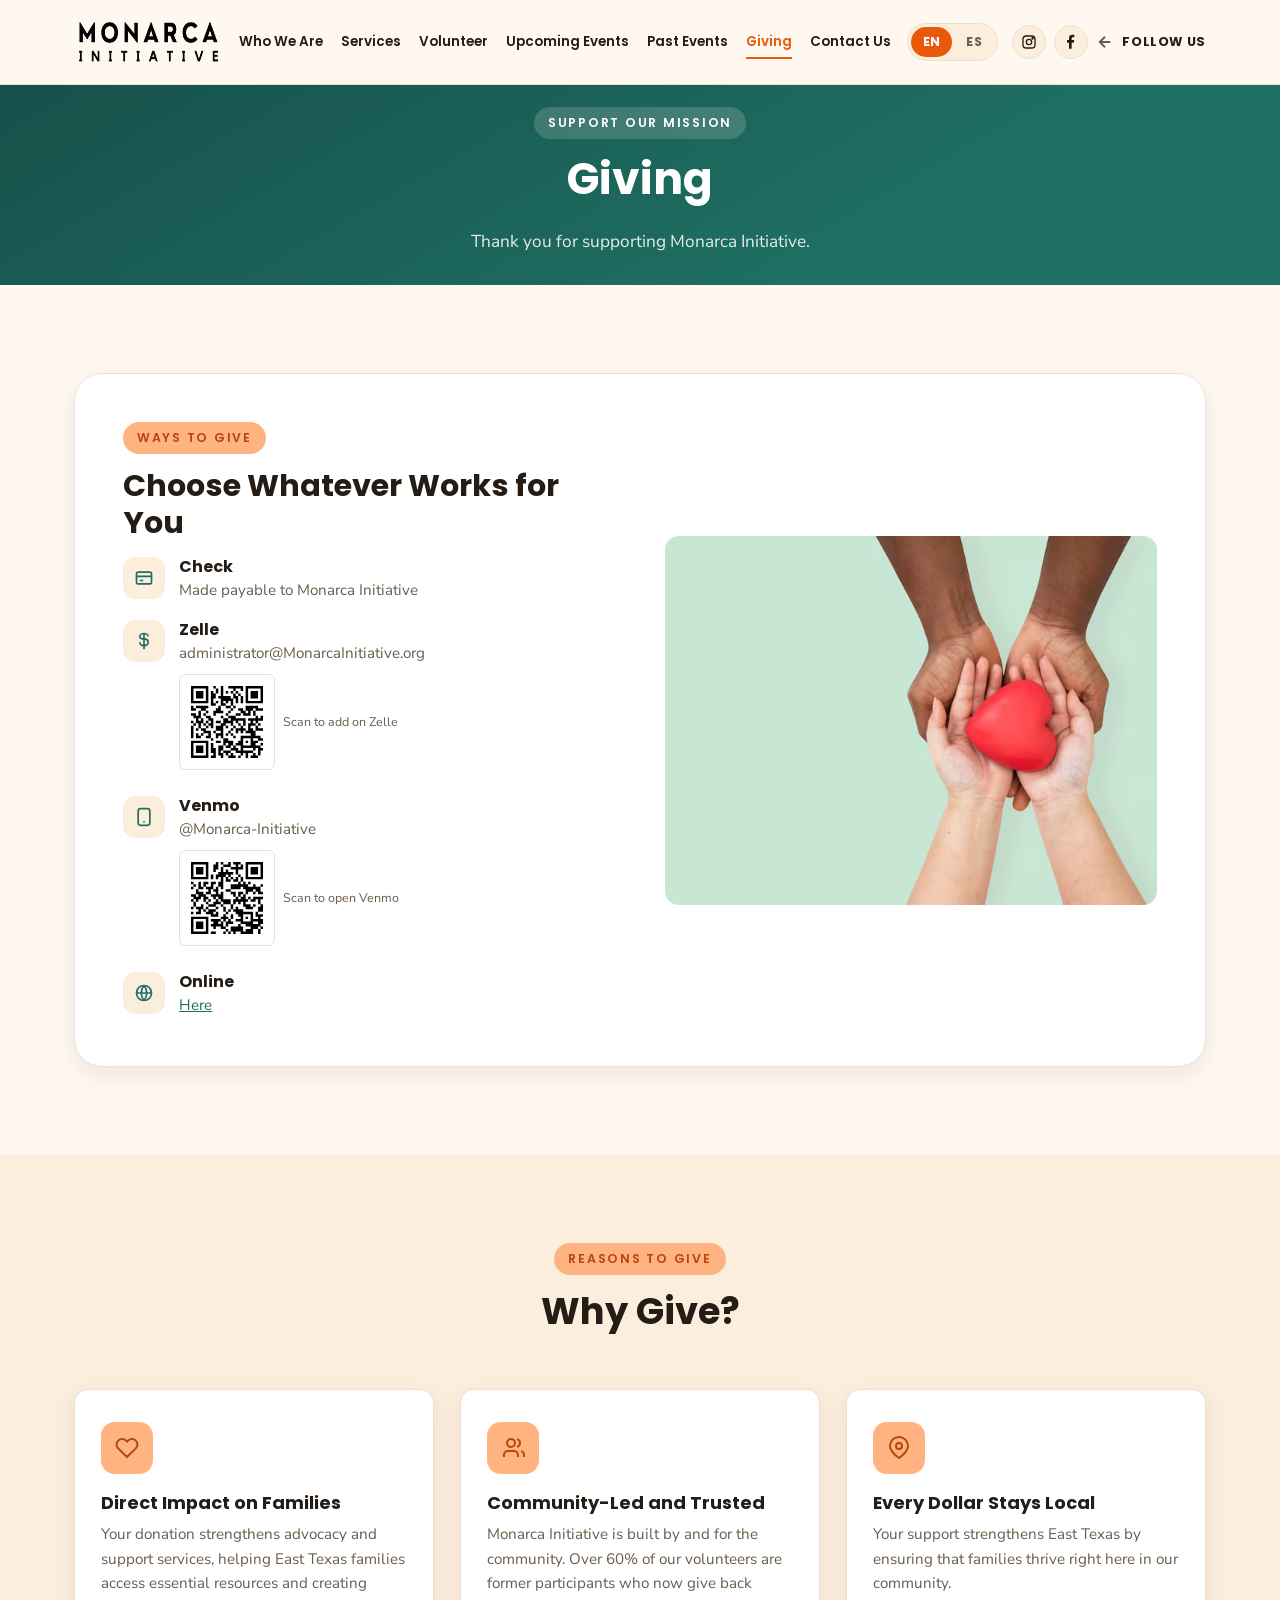
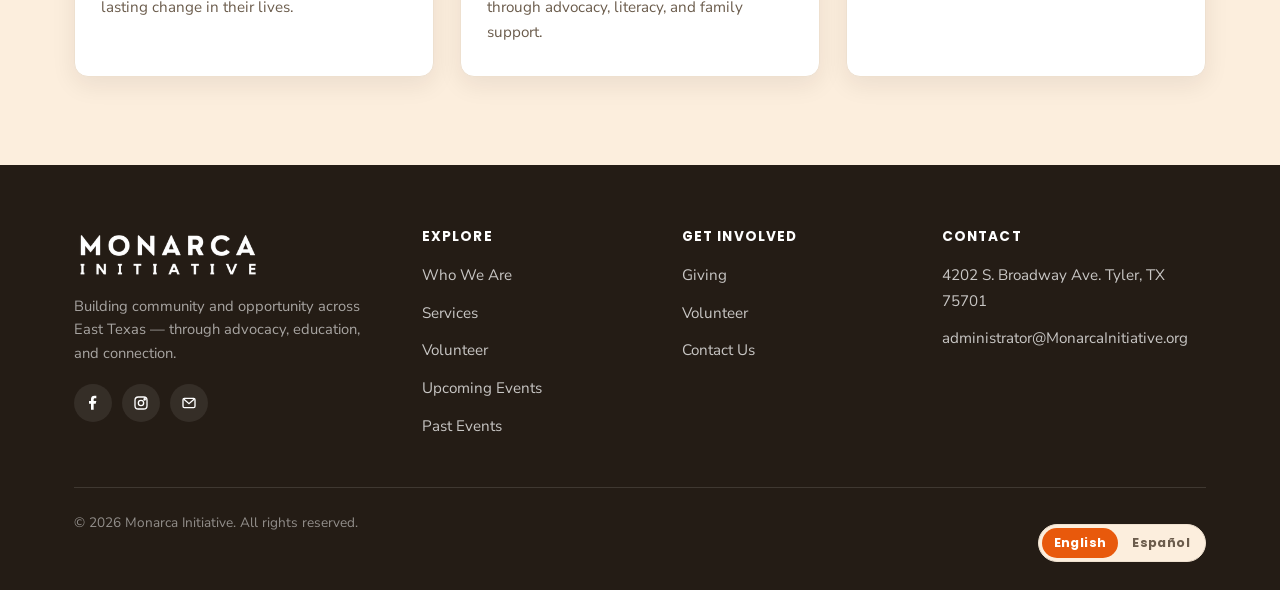
<file: giving.html>
<!doctype html>
<html lang="en">
<head>
<meta charset="UTF-8">
<meta name="viewport" content="width=device-width, initial-scale=1">
<title data-es="Donaciones — Monarca Initiative">Giving — Monarca Initiative</title>
<meta name="description" content="Support Monarca Initiative by check, Zelle, Venmo, or online — every gift helps East Texas families thrive." data-es="Apoya a Monarca Initiative por cheque, Zelle, Venmo o en línea — cada donación ayuda a las familias del este de Texas a prosperar.">
<link rel="icon" href="assets/img/favicon.png" type="image/png">
<link rel="preconnect" href="https://fonts.googleapis.com">
<link rel="preconnect" href="https://fonts.gstatic.com" crossorigin>
<link href="https://fonts.googleapis.com/css2?family=Poppins:wght@600;700;800&family=Nunito+Sans:wght@400;600;700;800&display=swap" rel="stylesheet">
<link rel="stylesheet" href="assets/css/style.css">
</head>
<body>

<header class="site-header">
  <div class="container">
    <a href="index.html" class="brand">
      <img src="assets/img/logo.png" alt="Monarca Initiative logo">
    </a>
    <nav class="main-nav" id="main-nav">
      <ul>
        <li><a href="about.html" data-es="Quiénes Somos">Who We Are</a></li>
        <li><a href="services.html" data-es="Servicios">Services</a></li>
        <li><a href="volunteer.html" data-es="Voluntariado">Volunteer</a></li>
        <li><a href="upcoming-events.html" data-es="Próximos Eventos">Upcoming Events</a></li>
        <li><a href="past-events.html" data-es="Eventos Pasados">Past Events</a></li>
        <li><a href="giving.html" class="active" data-es="Donar">Giving</a></li>
        <li><a href="index.html#contact" data-es="Contáctanos">Contact Us</a></li>
      </ul>
    </nav>
    <div class="header-cta">
      <div class="lang-toggle" role="group" aria-label="Language selector">
        <button type="button" data-lang-option="en" class="active" aria-pressed="true">EN</button>
        <button type="button" data-lang-option="es" aria-pressed="false">ES</button>
      </div>
      <div class="follow-us">
        <a href="https://www.instagram.com/monarcainitiative/" target="_blank" rel="noopener noreferrer" class="social-icon" aria-label="Instagram">
          <svg width="16" height="16" viewBox="0 0 24 24" fill="none" stroke="currentColor" stroke-width="2"><rect x="3" y="3" width="18" height="18" rx="5"/><circle cx="12" cy="12" r="4"/><circle cx="17.5" cy="6.5" r="1"/></svg>
        </a>
        <a href="https://www.facebook.com/people/Monarca-Initiative/100091495717951/" target="_blank" rel="noopener noreferrer" class="social-icon" aria-label="Facebook">
          <svg width="16" height="16" viewBox="0 0 24 24" fill="currentColor"><path d="M13 22v-9h3l1-4h-4V7c0-1.1.4-2 2-2h2V1.1C16.6 1 15.3 1 14 1c-3 0-5 1.8-5 5v3H6v4h3v9h4Z"/></svg>
        </a>
        <span class="follow-us-arrow" aria-hidden="true"><svg viewBox="0 0 24 24" fill="none" stroke="currentColor" stroke-width="2.5"><path d="M19 12H5M12 19l-7-7 7-7"/></svg></span>
        <span class="follow-us-label" data-es="Síguenos">Follow Us</span>
      </div>
      <button class="nav-toggle" aria-label="Toggle navigation" aria-expanded="false">
        <span></span><span></span><span></span>
      </button>
    </div>
  </div>
</header>

<main>

  <section class="page-hero page-hero--compact">
    <div class="container">
      <span class="eyebrow" data-es="Apoya Nuestra Misión">Support Our Mission</span>
      <h1 data-es="Donaciones">Giving</h1>
      <p data-es="Gracias por apoyar a Monarca Initiative.">Thank you for supporting Monarca Initiative.</p>
    </div>
  </section>

  <section class="section">
    <div class="container">
      <div class="compact-row">
        <div class="compact-copy">
          <span class="eyebrow" data-es="Formas de Donar">Ways to Give</span>
          <h2 data-es="Elige la Opción Que Prefieras">Choose Whatever Works for You</h2>
          <div class="contact-info">

            <div class="contact-info-item">
              <span class="icon-badge"><svg width="20" height="20" viewBox="0 0 24 24" fill="none" stroke="currentColor" stroke-width="2"><rect x="3" y="5" width="18" height="14" rx="2"/><path d="M3 10h18M7 15h4"/></svg></span>
              <div>
                <h4 data-es="Cheque">Check</h4>
                <p data-es="A nombre de Monarca Initiative">Made payable to Monarca Initiative</p>
              </div>
            </div>

            <div class="contact-info-item">
              <span class="icon-badge"><svg width="20" height="20" viewBox="0 0 24 24" fill="none" stroke="currentColor" stroke-width="2"><path d="M12 2v20M17 6.5c0-1.9-2.2-3.5-5-3.5S7 4.6 7 6.5 9.2 9.5 12 9.5s5 1.6 5 4-2.2 4-5 4-5-1.6-5-4"/></svg></span>
              <div>
                <h4>Zelle</h4>
                <p>administrator@MonarcaInitiative.org</p>
                <div class="payment-qr">
                  <img src="assets/img/giving-qr-zelle.svg" alt="QR code with Monarca Initiative's Zelle email address">
                  <span data-es="Escanea para agregar a Zelle">Scan to add on Zelle</span>
                </div>
              </div>
            </div>

            <div class="contact-info-item">
              <span class="icon-badge"><svg width="20" height="20" viewBox="0 0 24 24" fill="none" stroke="currentColor" stroke-width="2"><rect x="5" y="2" width="14" height="20" rx="3"/><path d="M11 18h2"/></svg></span>
              <div>
                <h4>Venmo</h4>
                <p>@Monarca-Initiative</p>
                <div class="payment-qr">
                  <img src="assets/img/giving-qr-venmo.svg" alt="QR code linking to Monarca Initiative's Venmo profile">
                  <span data-es="Escanea para abrir Venmo">Scan to open Venmo</span>
                </div>
              </div>
            </div>

            <div class="contact-info-item">
              <span class="icon-badge"><svg width="20" height="20" viewBox="0 0 24 24" fill="none" stroke="currentColor" stroke-width="2"><circle cx="12" cy="12" r="9"/><path d="M3 12h18M12 3a14 14 0 0 1 0 18M12 3a14 14 0 0 0 0 18"/></svg></span>
              <div>
                <h4 data-es="En Línea">Online</h4>
                <p><a href="https://square.link/u/GdwAGtGV" target="_blank" rel="noopener noreferrer" data-es="Aquí">Here</a></p>
              </div>
            </div>

          </div>
        </div>
        <div class="compact-media">
          <img src="assets/img/giving-hands-heart.jpg" alt="Two pairs of hands passing a red heart to each other" loading="lazy">
        </div>
      </div>
    </div>
  </section>

  <section class="section section-alt">
    <div class="container">
      <div class="section-head">
        <span class="eyebrow" data-es="Razones para Donar">Reasons to Give</span>
        <h2 data-es="¿Por Qué Donar?">Why Give?</h2>
      </div>
      <div class="value-grid">
        <div class="value-card">
          <span class="icon-badge"><svg width="24" height="24" viewBox="0 0 24 24" fill="none" stroke="currentColor" stroke-width="2"><path d="M20.8 4.6a5.5 5.5 0 0 0-7.8 0L12 5.6l-1-1a5.5 5.5 0 1 0-7.8 7.8l1 1L12 21l7.8-7.6 1-1a5.5 5.5 0 0 0 0-7.8Z"/></svg></span>
          <h3 data-es="Impacto Directo en las Familias">Direct Impact on Families</h3>
          <p data-es="Tu donación fortalece la defensa y los servicios de apoyo, ayudando a las familias del este de Texas a acceder a recursos esenciales y creando un cambio duradero en sus vidas.">Your donation strengthens advocacy and support services, helping East Texas families access essential resources and creating lasting change in their lives.</p>
        </div>
        <div class="value-card">
          <span class="icon-badge"><svg width="24" height="24" viewBox="0 0 24 24" fill="none" stroke="currentColor" stroke-width="2"><path d="M17 21v-2a4 4 0 0 0-4-4H7a4 4 0 0 0-4 4v2"/><circle cx="10" cy="7" r="4"/><path d="M23 21v-2a4 4 0 0 0-3-3.87M16 3.13a4 4 0 0 1 0 7.75"/></svg></span>
          <h3 data-es="Liderado por la Comunidad y Confiable">Community-Led and Trusted</h3>
          <p data-es="Monarca Initiative está construida por y para la comunidad. Más del 60% de nuestros voluntarios son antiguos participantes que ahora retribuyen a través de la defensa, la alfabetización y el apoyo familiar.">Monarca Initiative is built by and for the community. Over 60% of our volunteers are former participants who now give back through advocacy, literacy, and family support.</p>
        </div>
        <div class="value-card">
          <span class="icon-badge"><svg width="24" height="24" viewBox="0 0 24 24" fill="none" stroke="currentColor" stroke-width="2"><path d="M21 10c0 6-9 12-9 12s-9-6-9-12a9 9 0 0 1 18 0Z"/><circle cx="12" cy="10" r="3"/></svg></span>
          <h3 data-es="Cada Dólar Se Queda en la Comunidad">Every Dollar Stays Local</h3>
          <p data-es="Tu apoyo fortalece al este de Texas, asegurando que las familias prosperen aquí mismo, en nuestra comunidad.">Your support strengthens East Texas by ensuring that families thrive right here in our community.</p>
        </div>
      </div>
    </div>
  </section>

</main>

<footer class="site-footer">
  <div class="container">
    <div class="footer-grid">
      <div class="footer-brand">
        <a href="index.html" class="brand">
          <img src="assets/img/logo.png" alt="Monarca Initiative logo">
        </a>
        <p data-es="Construyendo comunidad y oportunidad en el este de Texas a través de la defensa, la educación y la conexión.">Building community and opportunity across East Texas — through advocacy, education, and connection.</p>
        <div class="footer-social">
          <a href="https://www.facebook.com/people/Monarca-Initiative/100091495717951/" target="_blank" rel="noopener noreferrer" aria-label="Facebook"><svg width="16" height="16" viewBox="0 0 24 24" fill="currentColor"><path d="M13 22v-9h3l1-4h-4V7c0-1.1.4-2 2-2h2V1.1C16.6 1 15.3 1 14 1c-3 0-5 1.8-5 5v3H6v4h3v9h4Z"/></svg></a>
          <a href="https://www.instagram.com/monarcainitiative/" target="_blank" rel="noopener noreferrer" aria-label="Instagram"><svg width="16" height="16" viewBox="0 0 24 24" fill="none" stroke="currentColor" stroke-width="2"><rect x="3" y="3" width="18" height="18" rx="5"/><circle cx="12" cy="12" r="4"/><circle cx="17.5" cy="6.5" r="1"/></svg></a>
          <a href="mailto:administrator@MonarcaInitiative.org" aria-label="Email"><svg width="16" height="16" viewBox="0 0 24 24" fill="none" stroke="currentColor" stroke-width="2"><rect x="3" y="5" width="18" height="14" rx="2"/><path d="m4 6 8 7 8-7"/></svg></a>
        </div>
      </div>
      <div class="footer-col">
        <h4 data-es="Explorar">Explore</h4>
        <ul>
          <li><a href="about.html" data-es="Quiénes Somos">Who We Are</a></li>
          <li><a href="services.html" data-es="Servicios">Services</a></li>
          <li><a href="volunteer.html" data-es="Voluntariado">Volunteer</a></li>
          <li><a href="upcoming-events.html" data-es="Próximos Eventos">Upcoming Events</a></li>
          <li><a href="past-events.html" data-es="Eventos Pasados">Past Events</a></li>
        </ul>
      </div>
      <div class="footer-col">
        <h4 data-es="Involúcrate">Get Involved</h4>
        <ul>
          <li><a href="giving.html" data-es="Donar">Giving</a></li>
          <li><a href="volunteer.html" data-es="Sé Voluntario">Volunteer</a></li>
          <li><a href="index.html#contact" data-es="Contáctanos">Contact Us</a></li>
        </ul>
      </div>
      <div class="footer-col">
        <h4 data-es="Contacto">Contact</h4>
        <ul>
          <li><a href="https://www.google.com/maps/search/?api=1&amp;query=4202+S.+Broadway+Ave.+Tyler%2C+TX+75701" target="_blank" rel="noopener noreferrer">4202 S. Broadway Ave. Tyler, TX 75701</a></li>
          <li><a href="mailto:administrator@MonarcaInitiative.org">administrator@MonarcaInitiative.org</a></li>
        </ul>
      </div>
    </div>
    <div class="footer-bottom">
      <span>&copy; <span class="js-year">2026</span> Monarca Initiative. <span data-es="Todos los derechos reservados.">All rights reserved.</span></span>
      <div class="lang-toggle" role="group" aria-label="Language selector">
        <button type="button" data-lang-option="en" class="active" aria-pressed="true">English</button>
        <button type="button" data-lang-option="es" aria-pressed="false">Español</button>
      </div>
    </div>
  </div>
</footer>

<script src="assets/js/main.js"></script>
</body>
</html>
</file>
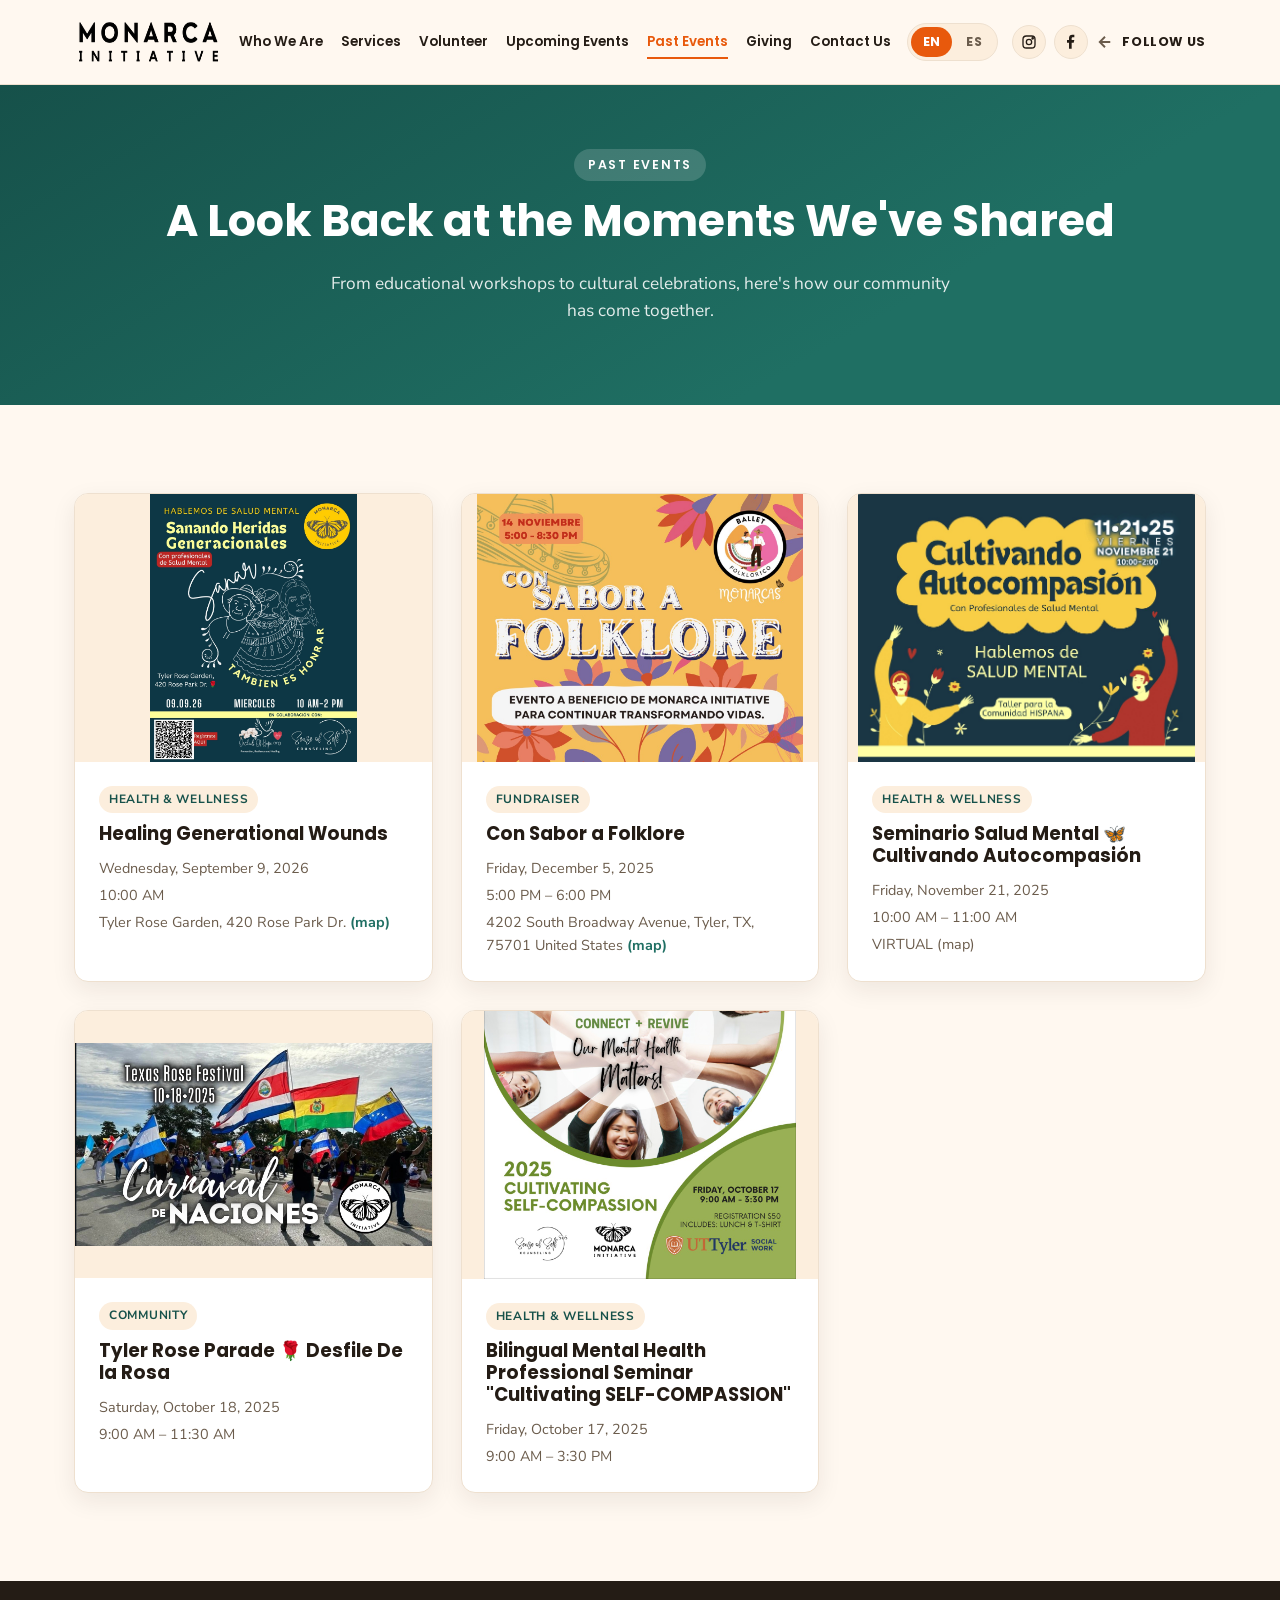
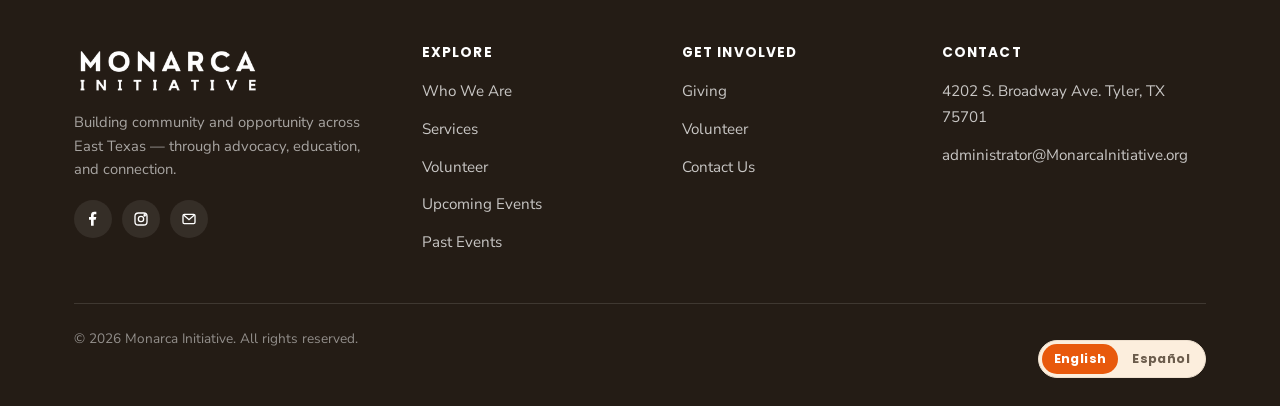
<file: past-events.html>
<!doctype html>
<html lang="en">
<head>
<meta charset="UTF-8">
<meta name="viewport" content="width=device-width, initial-scale=1">
<title data-es="Eventos Pasados — Monarca Initiative">Past Events — Monarca Initiative</title>
<meta name="description" content="Look back at the workshops, celebrations, and milestones Monarca Initiative has shared with the community." data-es="Revive los talleres, celebraciones y logros que Monarca Initiative ha compartido con la comunidad.">
<link rel="icon" href="assets/img/favicon.png" type="image/png">
<link rel="preconnect" href="https://fonts.googleapis.com">
<link rel="preconnect" href="https://fonts.gstatic.com" crossorigin>
<link href="https://fonts.googleapis.com/css2?family=Poppins:wght@600;700;800&family=Nunito+Sans:wght@400;600;700;800&display=swap" rel="stylesheet">
<link rel="stylesheet" href="assets/css/style.css">
</head>
<body>

<header class="site-header">
  <div class="container">
    <a href="index.html" class="brand">
      <img src="assets/img/logo.png" alt="Monarca Initiative logo">
    </a>
    <nav class="main-nav" id="main-nav">
      <ul>
        <li><a href="about.html" data-es="Quiénes Somos">Who We Are</a></li>
        <li><a href="services.html" data-es="Servicios">Services</a></li>
        <li><a href="volunteer.html" data-es="Voluntariado">Volunteer</a></li>
        <li><a href="upcoming-events.html" data-es="Próximos Eventos">Upcoming Events</a></li>
        <li><a href="past-events.html" class="active" data-es="Eventos Pasados">Past Events</a></li>
        <li><a href="giving.html" data-es="Donar">Giving</a></li>
        <li><a href="index.html#contact" data-es="Contáctanos">Contact Us</a></li>
      </ul>
    </nav>
    <div class="header-cta">
      <div class="lang-toggle" role="group" aria-label="Language selector">
        <button type="button" data-lang-option="en" class="active" aria-pressed="true">EN</button>
        <button type="button" data-lang-option="es" aria-pressed="false">ES</button>
      </div>
      <div class="follow-us">
        <a href="https://www.instagram.com/monarcainitiative/" target="_blank" rel="noopener noreferrer" class="social-icon" aria-label="Instagram">
          <svg width="16" height="16" viewBox="0 0 24 24" fill="none" stroke="currentColor" stroke-width="2"><rect x="3" y="3" width="18" height="18" rx="5"/><circle cx="12" cy="12" r="4"/><circle cx="17.5" cy="6.5" r="1"/></svg>
        </a>
        <a href="https://www.facebook.com/people/Monarca-Initiative/100091495717951/" target="_blank" rel="noopener noreferrer" class="social-icon" aria-label="Facebook">
          <svg width="16" height="16" viewBox="0 0 24 24" fill="currentColor"><path d="M13 22v-9h3l1-4h-4V7c0-1.1.4-2 2-2h2V1.1C16.6 1 15.3 1 14 1c-3 0-5 1.8-5 5v3H6v4h3v9h4Z"/></svg>
        </a>
        <span class="follow-us-arrow" aria-hidden="true"><svg viewBox="0 0 24 24" fill="none" stroke="currentColor" stroke-width="2.5"><path d="M19 12H5M12 19l-7-7 7-7"/></svg></span>
        <span class="follow-us-label" data-es="Síguenos">Follow Us</span>
      </div>
      <button class="nav-toggle" aria-label="Toggle navigation" aria-expanded="false">
        <span></span><span></span><span></span>
      </button>
    </div>
  </div>
</header>

<main>

  <section class="page-hero">
    <div class="container">
      <span class="eyebrow" data-es="Eventos Pasados">Past Events</span>
      <h1 data-es="Un vistazo a los momentos que hemos compartido">A Look Back at the Moments We've Shared</h1>
      <p data-es="Desde talleres educativos hasta celebraciones culturales, así es como nuestra comunidad se ha reunido.">From educational workshops to cultural celebrations, here's how our community has come together.</p>
    </div>
  </section>

  <section class="section">
    <div class="container">
      <div class="card-grid card-grid--swipe card-grid--big">
        <div class="card-swipe-row">

        <div class="card">
          <div class="card-media card-media--contain"><img src="assets/img/upcoming-event-sanando-heridas.jpg" alt="Sanando Heridas Generacionales event flyer"></div>
          <div class="card-body">
            <span class="card-tag" data-es="Salud y Bienestar">Health &amp; Wellness</span>
            <h3 data-es="Sanando Heridas Generacionales">Healing Generational Wounds</h3>
            <ul class="card-meta">
              <li data-es="Miércoles, 9 de septiembre de 2026">Wednesday, September 9, 2026</li>
              <li data-es="10:00 AM">10:00 AM</li>
              <li>Tyler Rose Garden, 420 Rose Park Dr. <a href="https://maps.google.com/?q=420%20Rose%20Park%20Dr,%20Tyler,%20TX" target="_blank" rel="noopener noreferrer">(map)</a></li>
            </ul>
          </div>
        </div>

        <div class="card">
          <div class="card-media card-media--contain"><img src="assets/img/past-event-sabor-a-folklore.jpg" alt="Con Sabor a Folklore benefit event flyer"></div>
          <div class="card-body">
            <span class="card-tag" data-es="Recaudación de Fondos">Fundraiser</span>
            <h3>Con Sabor a Folklore</h3>
            <ul class="card-meta">
              <li data-es="Viernes, 5 de diciembre de 2025">Friday, December 5, 2025</li>
              <li data-es="5:00 PM – 6:00 PM">5:00 PM – 6:00 PM</li>
              <li>4202 South Broadway Avenue, Tyler, TX, 75701 United States <a href="https://maps.google.com/?q=4202%20South%20Broadway%20Avenue%20Tyler,%20TX,%2075701%20United%20States" target="_blank" rel="noopener noreferrer">(map)</a></li>
            </ul>
          </div>
        </div>

        <div class="card">
          <div class="card-media card-media--contain"><img src="assets/img/past-event-autocompasion-virtual.jpg" alt="Seminario Salud Mental Cultivando Autocompasion flyer"></div>
          <div class="card-body">
            <span class="card-tag" data-es="Salud y Bienestar">Health &amp; Wellness</span>
            <h3>Seminario Salud Mental 🦋 Cultivando Autocompasión</h3>
            <ul class="card-meta">
              <li data-es="Viernes, 21 de noviembre de 2025">Friday, November 21, 2025</li>
              <li data-es="10:00 AM – 11:00 AM">10:00 AM – 11:00 AM</li>
              <li data-es="VIRTUAL">VIRTUAL <a href="https://maps.google.com/?q=VIRTUAL" target="_blank" rel="noopener noreferrer">(map)</a></li>
            </ul>
          </div>
        </div>

        <div class="card">
          <div class="card-media card-media--contain"><img src="assets/img/past-event-tyler-rose-parade.jpg" alt="Tyler Rose Parade Carnaval de Naciones photo"></div>
          <div class="card-body">
            <span class="card-tag" data-es="Comunidad">Community</span>
            <h3>Tyler Rose Parade 🌹 Desfile De la Rosa</h3>
            <ul class="card-meta">
              <li data-es="Sábado, 18 de octubre de 2025">Saturday, October 18, 2025</li>
              <li data-es="9:00 AM – 11:30 AM">9:00 AM – 11:30 AM</li>
            </ul>
          </div>
        </div>

        <div class="card">
          <div class="card-media card-media--contain"><img src="assets/img/past-event-self-compassion-seminar.jpg" alt="Bilingual Mental Health Professional Seminar Cultivating Self-Compassion flyer"></div>
          <div class="card-body">
            <span class="card-tag" data-es="Salud y Bienestar">Health &amp; Wellness</span>
            <h3 data-es="Seminario Bilingüe para Profesionales de Salud Mental &quot;Cultivando la Autocompasión&quot;">Bilingual Mental Health Professional Seminar &quot;Cultivating SELF-COMPASSION&quot;</h3>
            <ul class="card-meta">
              <li data-es="Viernes, 17 de octubre de 2025">Friday, October 17, 2025</li>
              <li data-es="9:00 AM – 3:30 PM">9:00 AM – 3:30 PM</li>
            </ul>
          </div>
        </div>

        </div>
      </div>
    </div>
  </section>

</main>

<footer class="site-footer">
  <div class="container">
    <div class="footer-grid">
      <div class="footer-brand">
        <a href="index.html" class="brand">
          <img src="assets/img/logo.png" alt="Monarca Initiative logo">
        </a>
        <p data-es="Construyendo comunidad y oportunidad en el este de Texas a través de la defensa, la educación y la conexión.">Building community and opportunity across East Texas — through advocacy, education, and connection.</p>
        <div class="footer-social">
          <a href="https://www.facebook.com/people/Monarca-Initiative/100091495717951/" target="_blank" rel="noopener noreferrer" aria-label="Facebook"><svg width="16" height="16" viewBox="0 0 24 24" fill="currentColor"><path d="M13 22v-9h3l1-4h-4V7c0-1.1.4-2 2-2h2V1.1C16.6 1 15.3 1 14 1c-3 0-5 1.8-5 5v3H6v4h3v9h4Z"/></svg></a>
          <a href="https://www.instagram.com/monarcainitiative/" target="_blank" rel="noopener noreferrer" aria-label="Instagram"><svg width="16" height="16" viewBox="0 0 24 24" fill="none" stroke="currentColor" stroke-width="2"><rect x="3" y="3" width="18" height="18" rx="5"/><circle cx="12" cy="12" r="4"/><circle cx="17.5" cy="6.5" r="1"/></svg></a>
          <a href="mailto:administrator@MonarcaInitiative.org" aria-label="Email"><svg width="16" height="16" viewBox="0 0 24 24" fill="none" stroke="currentColor" stroke-width="2"><rect x="3" y="5" width="18" height="14" rx="2"/><path d="m4 6 8 7 8-7"/></svg></a>
        </div>
      </div>
      <div class="footer-col">
        <h4 data-es="Explorar">Explore</h4>
        <ul>
          <li><a href="about.html" data-es="Quiénes Somos">Who We Are</a></li>
          <li><a href="services.html" data-es="Servicios">Services</a></li>
          <li><a href="volunteer.html" data-es="Voluntariado">Volunteer</a></li>
          <li><a href="upcoming-events.html" data-es="Próximos Eventos">Upcoming Events</a></li>
          <li><a href="past-events.html" data-es="Eventos Pasados">Past Events</a></li>
        </ul>
      </div>
      <div class="footer-col">
        <h4 data-es="Involúcrate">Get Involved</h4>
        <ul>
          <li><a href="giving.html" data-es="Donar">Giving</a></li>
          <li><a href="volunteer.html" data-es="Sé Voluntario">Volunteer</a></li>
          <li><a href="index.html#contact" data-es="Contáctanos">Contact Us</a></li>
        </ul>
      </div>
      <div class="footer-col">
        <h4 data-es="Contacto">Contact</h4>
        <ul>
          <li><a href="https://www.google.com/maps/search/?api=1&amp;query=4202+S.+Broadway+Ave.+Tyler%2C+TX+75701" target="_blank" rel="noopener noreferrer">4202 S. Broadway Ave. Tyler, TX 75701</a></li>
          <li><a href="mailto:administrator@MonarcaInitiative.org">administrator@MonarcaInitiative.org</a></li>
        </ul>
      </div>
    </div>
    <div class="footer-bottom">
      <span>&copy; <span class="js-year">2026</span> Monarca Initiative. <span data-es="Todos los derechos reservados.">All rights reserved.</span></span>
      <div class="lang-toggle" role="group" aria-label="Language selector">
        <button type="button" data-lang-option="en" class="active" aria-pressed="true">English</button>
        <button type="button" data-lang-option="es" aria-pressed="false">Español</button>
      </div>
    </div>
  </div>
</footer>

<script src="assets/js/main.js"></script>
</body>
</html>
</file>
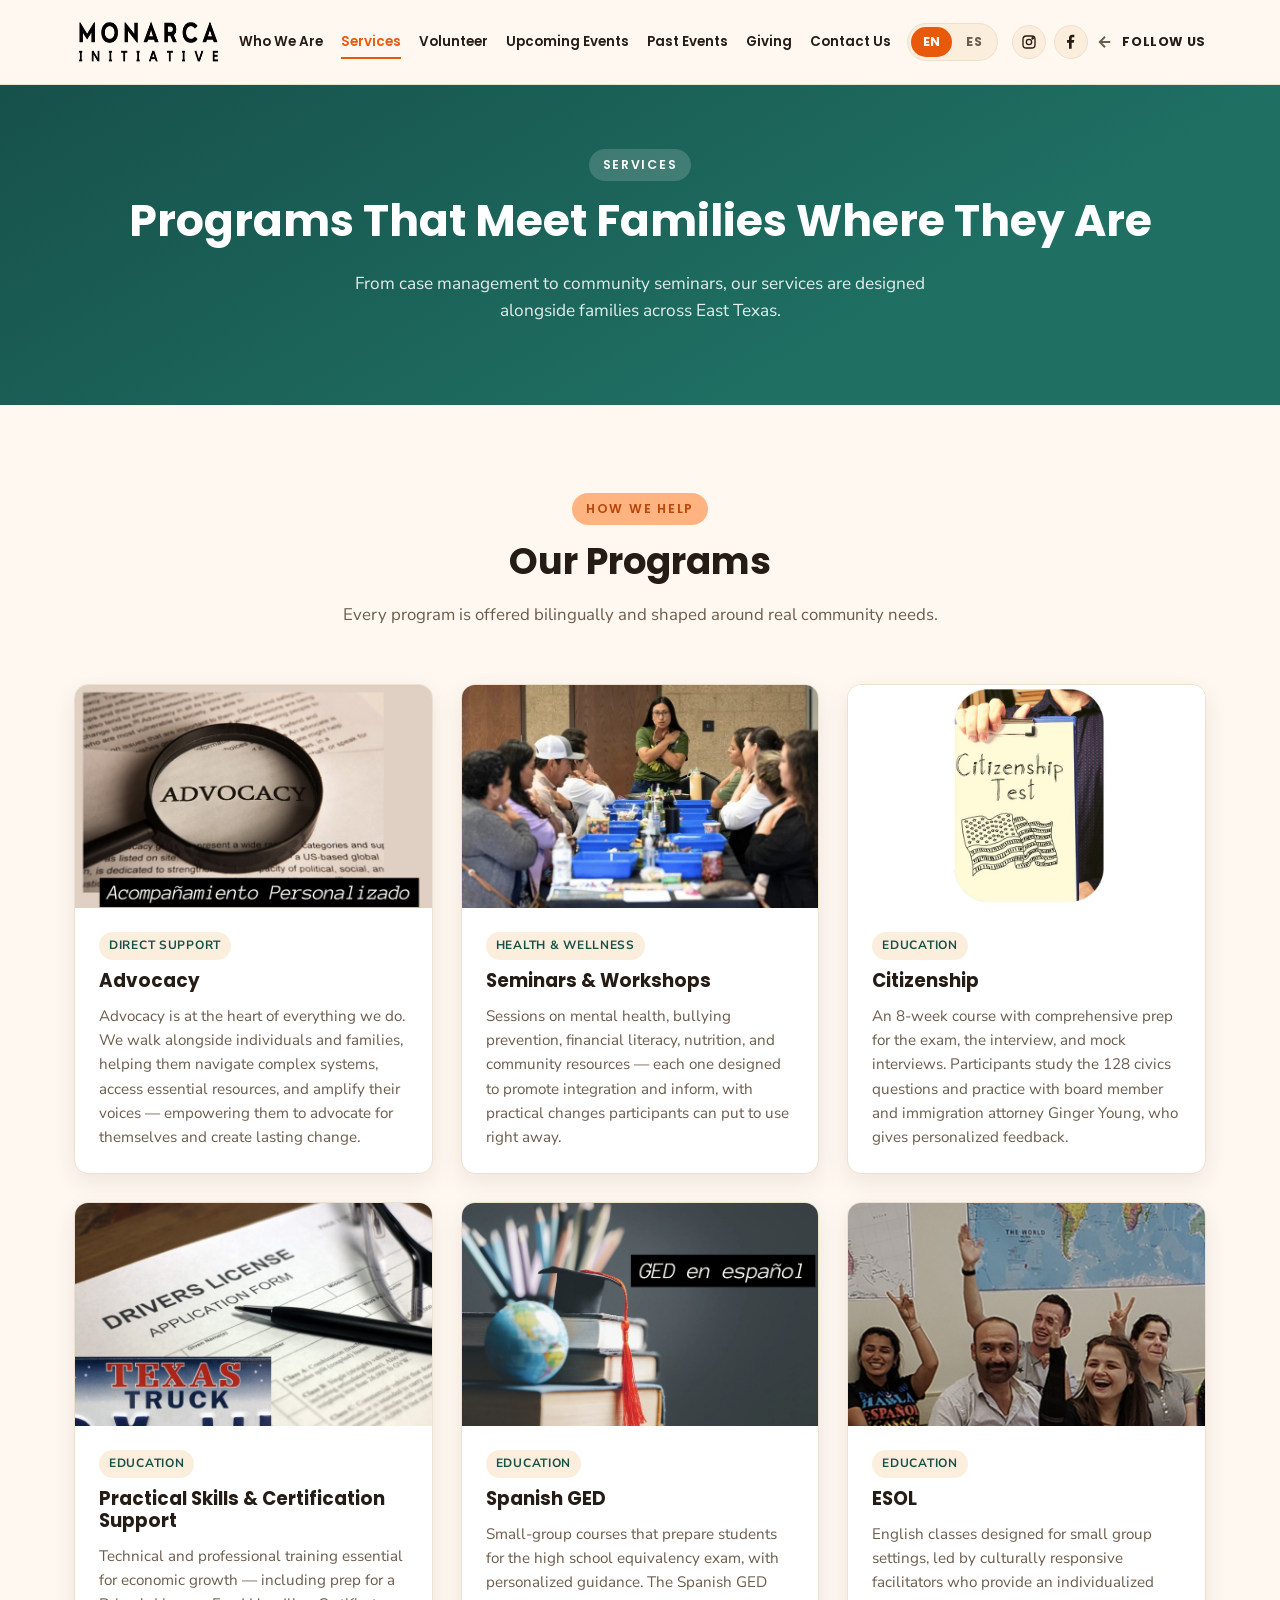
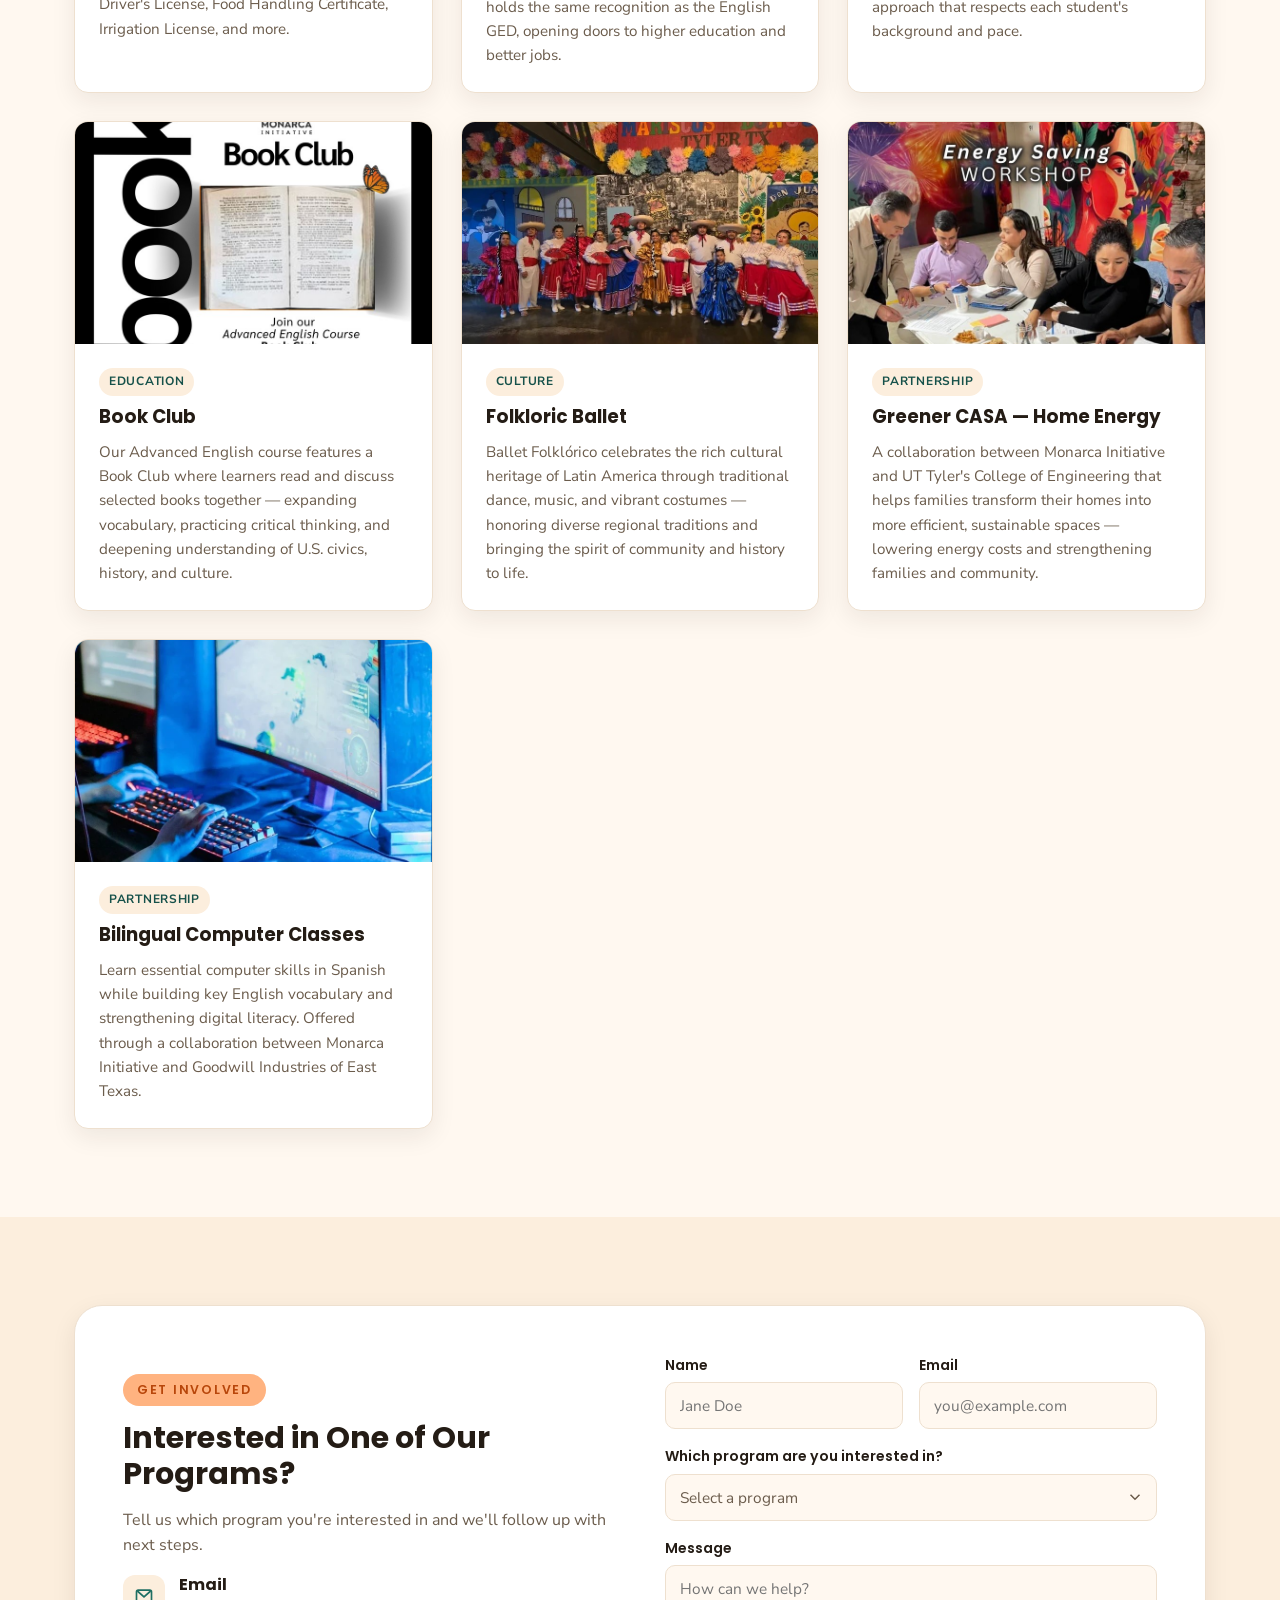
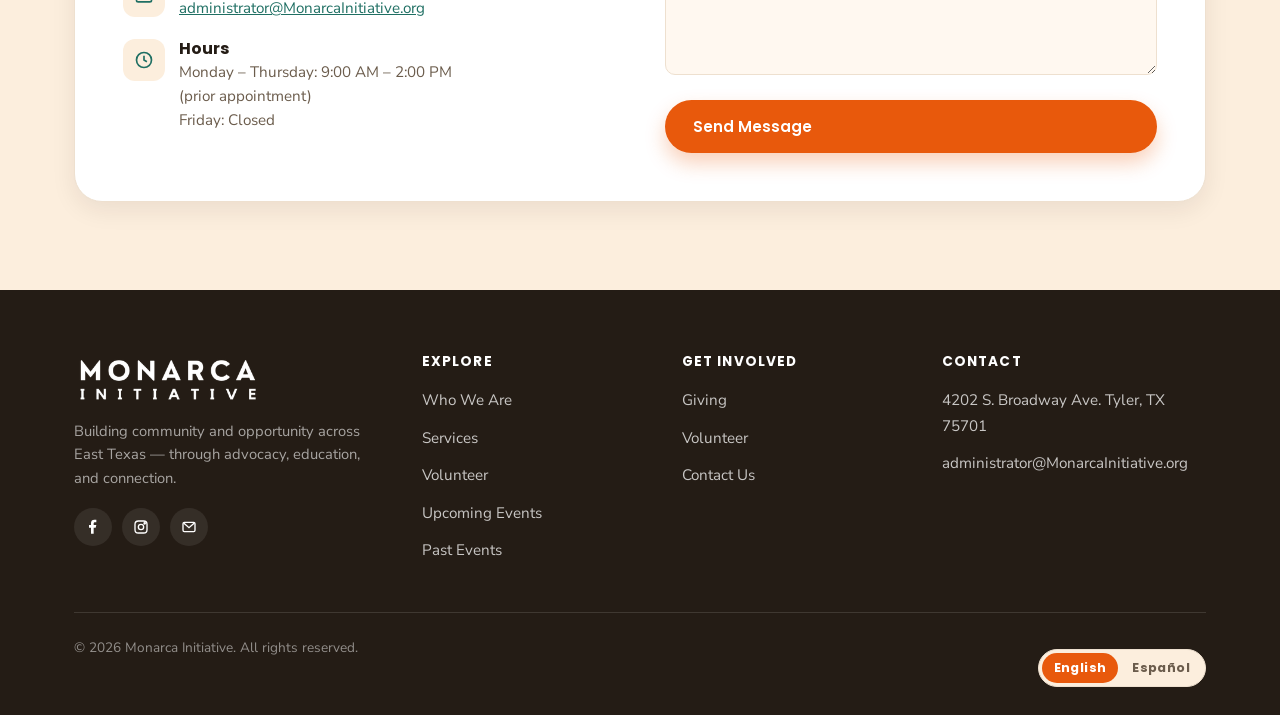
<file: services.html>
<!doctype html>
<html lang="en">
<head>
<meta charset="UTF-8">
<meta name="viewport" content="width=device-width, initial-scale=1">
<title data-es="Servicios — Monarca Initiative">Services — Monarca Initiative</title>
<meta name="description" content="Explore Monarca Initiative's programs: case management, advocacy, educational seminars, and cultural programs for East Texas families." data-es="Conoce los programas de Monarca Initiative: gestión de casos, defensa, seminarios educativos y programas culturales para familias del este de Texas.">
<link rel="icon" href="assets/img/favicon.png" type="image/png">
<link rel="preconnect" href="https://fonts.googleapis.com">
<link rel="preconnect" href="https://fonts.gstatic.com" crossorigin>
<link href="https://fonts.googleapis.com/css2?family=Poppins:wght@600;700;800&family=Nunito+Sans:wght@400;600;700;800&display=swap" rel="stylesheet">
<link rel="stylesheet" href="assets/css/style.css">
</head>
<body>

<header class="site-header">
  <div class="container">
    <a href="index.html" class="brand">
      <img src="assets/img/logo.png" alt="Monarca Initiative logo">
    </a>
    <nav class="main-nav" id="main-nav">
      <ul>
        <li><a href="about.html" data-es="Quiénes Somos">Who We Are</a></li>
        <li><a href="services.html" class="active" data-es="Servicios">Services</a></li>
        <li><a href="volunteer.html" data-es="Voluntariado">Volunteer</a></li>
        <li><a href="upcoming-events.html" data-es="Próximos Eventos">Upcoming Events</a></li>
        <li><a href="past-events.html" data-es="Eventos Pasados">Past Events</a></li>
        <li><a href="giving.html" data-es="Donar">Giving</a></li>
        <li><a href="index.html#contact" data-es="Contáctanos">Contact Us</a></li>
      </ul>
    </nav>
    <div class="header-cta">
      <div class="lang-toggle" role="group" aria-label="Language selector">
        <button type="button" data-lang-option="en" class="active" aria-pressed="true">EN</button>
        <button type="button" data-lang-option="es" aria-pressed="false">ES</button>
      </div>
      <div class="follow-us">
        <a href="https://www.instagram.com/monarcainitiative/" target="_blank" rel="noopener noreferrer" class="social-icon" aria-label="Instagram">
          <svg width="16" height="16" viewBox="0 0 24 24" fill="none" stroke="currentColor" stroke-width="2"><rect x="3" y="3" width="18" height="18" rx="5"/><circle cx="12" cy="12" r="4"/><circle cx="17.5" cy="6.5" r="1"/></svg>
        </a>
        <a href="https://www.facebook.com/people/Monarca-Initiative/100091495717951/" target="_blank" rel="noopener noreferrer" class="social-icon" aria-label="Facebook">
          <svg width="16" height="16" viewBox="0 0 24 24" fill="currentColor"><path d="M13 22v-9h3l1-4h-4V7c0-1.1.4-2 2-2h2V1.1C16.6 1 15.3 1 14 1c-3 0-5 1.8-5 5v3H6v4h3v9h4Z"/></svg>
        </a>
        <span class="follow-us-arrow" aria-hidden="true"><svg viewBox="0 0 24 24" fill="none" stroke="currentColor" stroke-width="2.5"><path d="M19 12H5M12 19l-7-7 7-7"/></svg></span>
        <span class="follow-us-label" data-es="Síguenos">Follow Us</span>
      </div>
      <button class="nav-toggle" aria-label="Toggle navigation" aria-expanded="false">
        <span></span><span></span><span></span>
      </button>
    </div>
  </div>
</header>

<main>

  <section class="page-hero">
    <div class="container">
      <span class="eyebrow" data-es="Servicios">Services</span>
      <h1 data-es="Programas que satisfacen a las familias donde están">Programs That Meet Families Where They Are</h1>
      <p data-es="Desde la gestión de casos hasta los seminarios comunitarios, nuestros servicios están diseñados junto a las familias del este de Texas.">From case management to community seminars, our services are designed alongside families across East Texas.</p>
    </div>
  </section>

  <section class="section">
    <div class="container">
      <div class="section-head">
        <span class="eyebrow" data-es="Cómo Ayudamos">How We Help</span>
        <h2 data-es="Nuestros programas">Our Programs</h2>
        <p data-es="Cada programa se ofrece de forma bilingüe y está diseñado en torno a las necesidades reales de la comunidad.">Every program is offered bilingually and shaped around real community needs.</p>
      </div>
      <div class="card-grid card-grid--swipe">
        <div class="card-swipe-row">

        <div class="card">
          <div class="card-media">
            <img src="assets/img/svc-advocacy.jpg" alt="A magnifying glass over the word Advocacy on a printed page">
          </div>
          <div class="card-body">
            <span class="card-tag" data-es="Apoyo Directo">Direct Support</span>
            <h3 data-es="Defensa">Advocacy</h3>
            <p data-es="Está en el corazón de todo lo que hacemos. Acompañamos a personas y familias, ayudándolas a navegar sistemas complejos, acceder a recursos esenciales y amplificar su voz, para que puedan defenderse a sí mismas y crear un cambio duradero.">Advocacy is at the heart of everything we do. We walk alongside individuals and families, helping them navigate complex systems, access essential resources, and amplify their voices — empowering them to advocate for themselves and create lasting change.</p>
          </div>
        </div>

        <div class="card">
          <div class="card-media">
            <img src="assets/img/svc-seminars.jpg" alt="A facilitator leading a workshop for a group of adults at a table">
          </div>
          <div class="card-body">
            <span class="card-tag" data-es="Salud y Bienestar">Health &amp; Wellness</span>
            <h3 data-es="Seminarios y Talleres">Seminars &amp; Workshops</h3>
            <p data-es="Sesiones sobre salud mental, prevención del acoso, educación financiera, nutrición y recursos comunitarios, diseñadas para promover la integración e informar a los participantes con cambios prácticos que mejoran su bienestar.">Sessions on mental health, bullying prevention, financial literacy, nutrition, and community resources — each one designed to promote integration and inform, with practical changes participants can put to use right away.</p>
          </div>
        </div>

        <div class="card">
          <div class="card-media">
            <img src="assets/img/svc-citizenship.jpg" alt="A person holding a clipboard with a hand-drawn Citizenship Test flag illustration">
          </div>
          <div class="card-body">
            <span class="card-tag" data-es="Educación">Education</span>
            <h3 data-es="Ciudadanía">Citizenship</h3>
            <p data-es="Un curso de 8 semanas con preparación integral para el examen, la entrevista y entrevistas simuladas. Estudiamos las 128 preguntas cívicas junto con nuestra miembro de la junta y abogada de inmigración, Ginger Young.">An 8-week course with comprehensive prep for the exam, the interview, and mock interviews. Participants study the 128 civics questions and practice with board member and immigration attorney Ginger Young, who gives personalized feedback.</p>
          </div>
        </div>

        <div class="card">
          <div class="card-media">
            <img src="assets/img/svc-drivers-license.jpg" alt="A driver's license application form with a pen and glasses">
          </div>
          <div class="card-body">
            <span class="card-tag" data-es="Educación">Education</span>
            <h3 data-es="Habilidades Prácticas y Certificaciones">Practical Skills &amp; Certification Support</h3>
            <p data-es="Capacitación técnica y profesional esencial para el crecimiento económico, incluyendo preparación para la licencia de conducir, el certificado de manejo de alimentos, la licencia de riego y más.">Technical and professional training essential for economic growth — including prep for a Driver's License, Food Handling Certificate, Irrigation License, and more.</p>
          </div>
        </div>

        </div>
        <div class="card-swipe-row">

        <div class="card">
          <div class="card-media">
            <img src="assets/img/svc-ged.jpg" alt="A graduation cap, globe, and books representing GED en español">
          </div>
          <div class="card-body">
            <span class="card-tag" data-es="Educación">Education</span>
            <h3 data-es="GED en Español">Spanish GED</h3>
            <p data-es="Cursos en clases pequeñas que preparan para el examen de equivalencia, con orientación personalizada. El GED en español tiene el mismo reconocimiento que el GED en inglés, abriendo la puerta a la educación superior y mejores empleos.">Small-group courses that prepare students for the high school equivalency exam, with personalized guidance. The Spanish GED holds the same recognition as the English GED, opening doors to higher education and better jobs.</p>
          </div>
        </div>

        <div class="card">
          <div class="card-media">
            <img src="assets/img/svc-classroom.jpg" alt="Adults in an ESOL classroom smiling and raising their hands">
          </div>
          <div class="card-body">
            <span class="card-tag" data-es="Educación">Education</span>
            <h3 data-es="ESOL">ESOL</h3>
            <p data-es="Clases de inglés en grupos pequeños, guiadas por facilitadores con sensibilidad cultural que ofrecen un enfoque individualizado, respetando el origen y el ritmo de cada estudiante.">English classes designed for small group settings, led by culturally responsive facilitators who provide an individualized approach that respects each student's background and pace.</p>
          </div>
        </div>

        <div class="card">
          <div class="card-media">
            <img src="assets/img/svc-book-club.jpg" alt="An open antique book with the Monarca Initiative Book Club graphic">
          </div>
          <div class="card-body">
            <span class="card-tag" data-es="Educación">Education</span>
            <h3 data-es="Club de Lectura">Book Club</h3>
            <p data-es="Nuestro curso de inglés avanzado incluye un Club de Lectura donde los participantes leen y discuten libros en grupo, ampliando su vocabulario, su pensamiento crítico y su comprensión de la cultura estadounidense.">Our Advanced English course features a Book Club where learners read and discuss selected books together — expanding vocabulary, practicing critical thinking, and deepening understanding of U.S. civics, history, and culture.</p>
          </div>
        </div>

        <div class="card">
          <div class="card-media">
            <img src="assets/img/svc-ballet.jpg" alt="Ballet Folklórico dancers in colorful traditional dress posing together">
          </div>
          <div class="card-body">
            <span class="card-tag" data-es="Cultura">Culture</span>
            <h3 data-es="Ballet Folklórico">Folkloric Ballet</h3>
            <p data-es="El Ballet Folklórico celebra la rica herencia cultural de América Latina a través de la danza tradicional, la música y trajes vibrantes, honrando tradiciones regionales y dando vida al espíritu de comunidad e historia.">Ballet Folklórico celebrates the rich cultural heritage of Latin America through traditional dance, music, and vibrant costumes — honoring diverse regional traditions and bringing the spirit of community and history to life.</p>
          </div>
        </div>

        </div>
        <div class="card-swipe-row">

        <div class="card">
          <div class="card-media">
            <img src="assets/img/svc-greener-casa.jpg" alt="Facilitators leading an Energy Saving Workshop with families at a table">
          </div>
          <div class="card-body">
            <span class="card-tag" data-es="Alianza">Partnership</span>
            <h3 data-es="Greener CASA — Energía del Hogar">Greener CASA — Home Energy</h3>
            <p data-es="Una colaboración entre Monarca Initiative y la Facultad de Ingeniería de UT Tyler que ayuda a las familias a transformar sus hogares en espacios más eficientes y sostenibles, reduciendo costos de energía.">A collaboration between Monarca Initiative and UT Tyler's College of Engineering that helps families transform their homes into more efficient, sustainable spaces — lowering energy costs and strengthening families and community.</p>
          </div>
        </div>

        <div class="card">
          <div class="card-media">
            <img src="assets/img/svc-computer-classes.jpg" alt="A person typing on a keyboard in front of computer monitors">
          </div>
          <div class="card-body">
            <span class="card-tag" data-es="Alianza">Partnership</span>
            <h3 data-es="Clases Bilingües de Computación">Bilingual Computer Classes</h3>
            <p data-es="Aprende habilidades esenciales de computación en español, con vocabulario clave en inglés, para fortalecer la alfabetización digital. Un programa en colaboración con Goodwill Industries of East Texas.">Learn essential computer skills in Spanish while building key English vocabulary and strengthening digital literacy. Offered through a collaboration between Monarca Initiative and Goodwill Industries of East Texas.</p>
          </div>
        </div>

        </div>
      </div>
    </div>
  </section>

  <section class="section section-alt">
    <div class="container">

      <div class="compact-row" id="services-inquiry">
        <div class="compact-copy">
          <span class="eyebrow" data-es="Involúcrate">Get Involved</span>
          <h2 data-es="¿Interesado en uno de nuestros programas?">Interested in One of Our Programs?</h2>
          <p data-es="Cuéntanos qué programa te interesa y nos pondremos en contacto contigo con los próximos pasos.">Tell us which program you're interested in and we'll follow up with next steps.</p>
          <div class="contact-info">
            <div class="contact-info-item">
              <span class="icon-badge"><svg width="20" height="20" viewBox="0 0 24 24" fill="none" stroke="currentColor" stroke-width="2"><rect x="3" y="5" width="18" height="14" rx="2"/><path d="m4 6 8 7 8-7"/></svg></span>
              <div><h4 data-es="Correo Electrónico">Email</h4><p><a href="mailto:administrator@MonarcaInitiative.org">administrator@MonarcaInitiative.org</a></p></div>
            </div>
            <div class="contact-info-item">
              <span class="icon-badge"><svg width="20" height="20" viewBox="0 0 24 24" fill="none" stroke="currentColor" stroke-width="2"><circle cx="12" cy="12" r="9"/><path d="M12 7v5l3.5 2"/></svg></span>
              <div>
                <h4 data-es="Horario">Hours</h4>
                <p>
                  <span data-es="Lunes – Jueves: 9:00 a.m. – 2:00 p.m.">Monday – Thursday: 9:00 AM – 2:00 PM</span><br>
                  <span data-es="(con cita previa)">(prior appointment)</span><br>
                  <span data-es="Viernes: Cerrado">Friday: Closed</span>
                </p>
              </div>
            </div>
          </div>
        </div>
        <form class="contact-form" action="mailto:administrator@MonarcaInitiative.org" method="post" enctype="text/plain">
          <div class="field-row">
            <div>
              <label for="svc-name" data-es="Nombre">Name</label>
              <input type="text" id="svc-name" name="name" placeholder="Jane Doe" data-es-placeholder="Juana Pérez" required>
            </div>
            <div>
              <label for="svc-email" data-es="Correo Electrónico">Email</label>
              <input type="email" id="svc-email" name="email" placeholder="you@example.com" required>
            </div>
          </div>
          <div>
            <label for="svc-program" data-es="¿Qué programa te interesa?">Which program are you interested in?</label>
            <select id="svc-program" name="program" required>
              <option value="" disabled selected data-es="Selecciona un programa">Select a program</option>
              <option value="advocacy" data-es="Defensa">Advocacy</option>
              <option value="seminars-workshops" data-es="Seminarios y Talleres">Seminars &amp; Workshops</option>
              <option value="citizenship" data-es="Ciudadanía">Citizenship</option>
              <option value="practical-skills" data-es="Habilidades Prácticas y Certificaciones">Practical Skills &amp; Certification Support</option>
              <option value="spanish-ged" data-es="GED en Español">Spanish GED</option>
              <option value="esol" data-es="ESOL">ESOL</option>
              <option value="book-club" data-es="Club de Lectura">Book Club</option>
              <option value="folkloric-ballet" data-es="Ballet Folklórico">Folkloric Ballet</option>
              <option value="greener-casa" data-es="Greener CASA — Energía del Hogar">Greener CASA — Home Energy</option>
              <option value="computer-classes" data-es="Clases Bilingües de Computación">Bilingual Computer Classes</option>
              <option value="other" data-es="Otro">Other</option>
            </select>
          </div>
          <div>
            <label for="svc-message" data-es="Mensaje">Message</label>
            <textarea id="svc-message" name="message" rows="4" placeholder="How can we help?" data-es-placeholder="¿Cómo podemos ayudarte?" required></textarea>
          </div>
          <button type="submit" class="btn btn-primary" data-es="Enviar Mensaje">Send Message</button>
        </form>
      </div>

    </div>
  </section>

</main>

<footer class="site-footer">
  <div class="container">
    <div class="footer-grid">
      <div class="footer-brand">
        <a href="index.html" class="brand">
          <img src="assets/img/logo.png" alt="Monarca Initiative logo">
        </a>
        <p data-es="Construyendo comunidad y oportunidad en el este de Texas a través de la defensa, la educación y la conexión.">Building community and opportunity across East Texas — through advocacy, education, and connection.</p>
        <div class="footer-social">
          <a href="https://www.facebook.com/people/Monarca-Initiative/100091495717951/" target="_blank" rel="noopener noreferrer" aria-label="Facebook"><svg width="16" height="16" viewBox="0 0 24 24" fill="currentColor"><path d="M13 22v-9h3l1-4h-4V7c0-1.1.4-2 2-2h2V1.1C16.6 1 15.3 1 14 1c-3 0-5 1.8-5 5v3H6v4h3v9h4Z"/></svg></a>
          <a href="https://www.instagram.com/monarcainitiative/" target="_blank" rel="noopener noreferrer" aria-label="Instagram"><svg width="16" height="16" viewBox="0 0 24 24" fill="none" stroke="currentColor" stroke-width="2"><rect x="3" y="3" width="18" height="18" rx="5"/><circle cx="12" cy="12" r="4"/><circle cx="17.5" cy="6.5" r="1"/></svg></a>
          <a href="mailto:administrator@MonarcaInitiative.org" aria-label="Email"><svg width="16" height="16" viewBox="0 0 24 24" fill="none" stroke="currentColor" stroke-width="2"><rect x="3" y="5" width="18" height="14" rx="2"/><path d="m4 6 8 7 8-7"/></svg></a>
        </div>
      </div>
      <div class="footer-col">
        <h4 data-es="Explorar">Explore</h4>
        <ul>
          <li><a href="about.html" data-es="Quiénes Somos">Who We Are</a></li>
          <li><a href="services.html" data-es="Servicios">Services</a></li>
          <li><a href="volunteer.html" data-es="Voluntariado">Volunteer</a></li>
          <li><a href="upcoming-events.html" data-es="Próximos Eventos">Upcoming Events</a></li>
          <li><a href="past-events.html" data-es="Eventos Pasados">Past Events</a></li>
        </ul>
      </div>
      <div class="footer-col">
        <h4 data-es="Involúcrate">Get Involved</h4>
        <ul>
          <li><a href="giving.html" data-es="Donar">Giving</a></li>
          <li><a href="volunteer.html" data-es="Sé Voluntario">Volunteer</a></li>
          <li><a href="index.html#contact" data-es="Contáctanos">Contact Us</a></li>
        </ul>
      </div>
      <div class="footer-col">
        <h4 data-es="Contacto">Contact</h4>
        <ul>
          <li><a href="https://www.google.com/maps/search/?api=1&amp;query=4202+S.+Broadway+Ave.+Tyler%2C+TX+75701" target="_blank" rel="noopener noreferrer">4202 S. Broadway Ave. Tyler, TX 75701</a></li>
          <li><a href="mailto:administrator@MonarcaInitiative.org">administrator@MonarcaInitiative.org</a></li>
        </ul>
      </div>
    </div>
    <div class="footer-bottom">
      <span>&copy; <span class="js-year">2026</span> Monarca Initiative. <span data-es="Todos los derechos reservados.">All rights reserved.</span></span>
      <div class="lang-toggle" role="group" aria-label="Language selector">
        <button type="button" data-lang-option="en" class="active" aria-pressed="true">English</button>
        <button type="button" data-lang-option="es" aria-pressed="false">Español</button>
      </div>
    </div>
  </div>
</footer>

<script src="assets/js/main.js"></script>
</body>
</html>
</file>
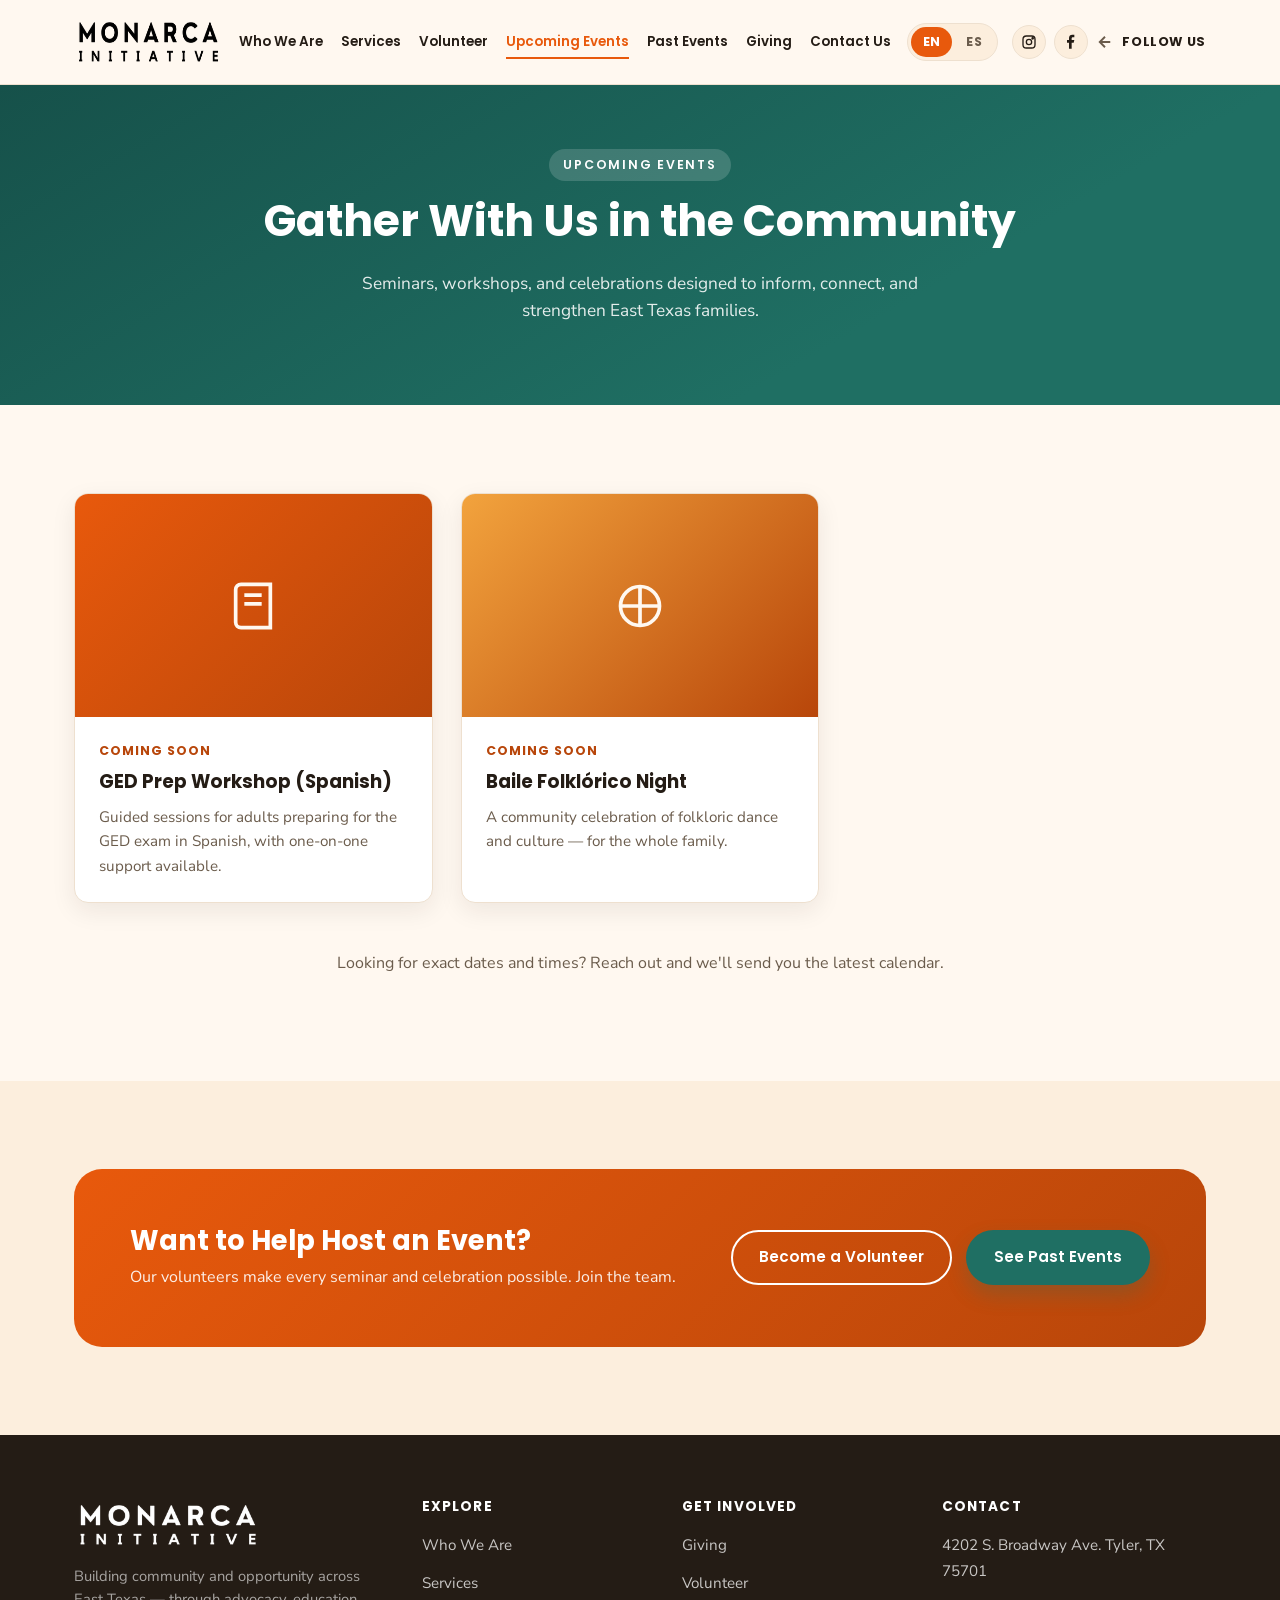
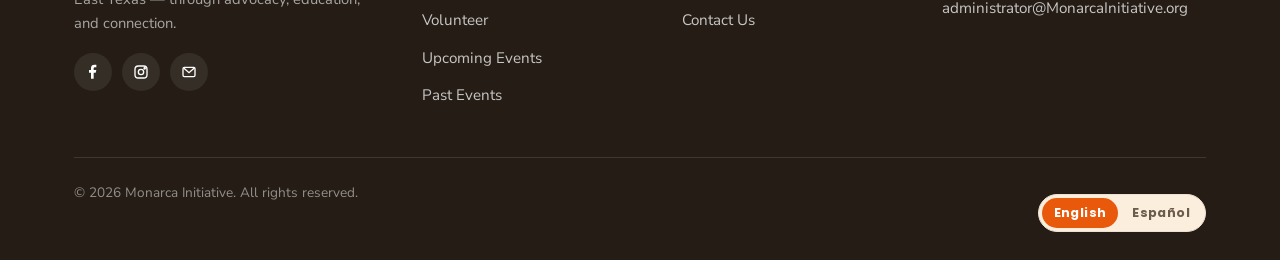
<file: upcoming-events.html>
<!doctype html>
<html lang="en">
<head>
<meta charset="UTF-8">
<meta name="viewport" content="width=device-width, initial-scale=1">
<title data-es="Próximos Eventos — Monarca Initiative">Upcoming Events — Monarca Initiative</title>
<meta name="description" content="See what's coming up at Monarca Initiative — seminars, workshops, and community gatherings in Tyler, Texas." data-es="Descubre los próximos eventos de Monarca Initiative — seminarios, talleres y encuentros comunitarios en Tyler, Texas.">
<link rel="icon" href="assets/img/favicon.png" type="image/png">
<link rel="preconnect" href="https://fonts.googleapis.com">
<link rel="preconnect" href="https://fonts.gstatic.com" crossorigin>
<link href="https://fonts.googleapis.com/css2?family=Poppins:wght@600;700;800&family=Nunito+Sans:wght@400;600;700;800&display=swap" rel="stylesheet">
<link rel="stylesheet" href="assets/css/style.css">
</head>
<body>

<header class="site-header">
  <div class="container">
    <a href="index.html" class="brand">
      <img src="assets/img/logo.png" alt="Monarca Initiative logo">
    </a>
    <nav class="main-nav" id="main-nav">
      <ul>
        <li><a href="about.html" data-es="Quiénes Somos">Who We Are</a></li>
        <li><a href="services.html" data-es="Servicios">Services</a></li>
        <li><a href="volunteer.html" data-es="Voluntariado">Volunteer</a></li>
        <li><a href="upcoming-events.html" class="active" data-es="Próximos Eventos">Upcoming Events</a></li>
        <li><a href="past-events.html" data-es="Eventos Pasados">Past Events</a></li>
        <li><a href="giving.html" data-es="Donar">Giving</a></li>
        <li><a href="index.html#contact" data-es="Contáctanos">Contact Us</a></li>
      </ul>
    </nav>
    <div class="header-cta">
      <div class="lang-toggle" role="group" aria-label="Language selector">
        <button type="button" data-lang-option="en" class="active" aria-pressed="true">EN</button>
        <button type="button" data-lang-option="es" aria-pressed="false">ES</button>
      </div>
      <div class="follow-us">
        <a href="https://www.instagram.com/monarcainitiative/" target="_blank" rel="noopener noreferrer" class="social-icon" aria-label="Instagram">
          <svg width="16" height="16" viewBox="0 0 24 24" fill="none" stroke="currentColor" stroke-width="2"><rect x="3" y="3" width="18" height="18" rx="5"/><circle cx="12" cy="12" r="4"/><circle cx="17.5" cy="6.5" r="1"/></svg>
        </a>
        <a href="https://www.facebook.com/people/Monarca-Initiative/100091495717951/" target="_blank" rel="noopener noreferrer" class="social-icon" aria-label="Facebook">
          <svg width="16" height="16" viewBox="0 0 24 24" fill="currentColor"><path d="M13 22v-9h3l1-4h-4V7c0-1.1.4-2 2-2h2V1.1C16.6 1 15.3 1 14 1c-3 0-5 1.8-5 5v3H6v4h3v9h4Z"/></svg>
        </a>
        <span class="follow-us-arrow" aria-hidden="true"><svg viewBox="0 0 24 24" fill="none" stroke="currentColor" stroke-width="2.5"><path d="M19 12H5M12 19l-7-7 7-7"/></svg></span>
        <span class="follow-us-label" data-es="Síguenos">Follow Us</span>
      </div>
      <button class="nav-toggle" aria-label="Toggle navigation" aria-expanded="false">
        <span></span><span></span><span></span>
      </button>
    </div>
  </div>
</header>

<main>

  <section class="page-hero">
    <div class="container">
      <span class="eyebrow" data-es="Próximos Eventos">Upcoming Events</span>
      <h1 data-es="Reúnete con nosotros en la comunidad">Gather With Us in the Community</h1>
      <p data-es="Seminarios, talleres y celebraciones diseñados para informar, conectar y fortalecer a las familias del este de Texas.">Seminars, workshops, and celebrations designed to inform, connect, and strengthen East Texas families.</p>
    </div>
  </section>

  <section class="section">
    <div class="container">
      <div class="card-grid card-grid--swipe card-grid--big">
        <div class="card-swipe-row">

        <div class="card">
          <div class="card-media" style="background:linear-gradient(135deg,#E8590C,#B8460A);display:flex;align-items:center;justify-content:center;">
            <svg width="52" height="52" viewBox="0 0 24 24" fill="none" stroke="#FFF8F0" stroke-width="1.7"><path d="M6.5 2H20v20H6.5A2.5 2.5 0 0 1 4 19.5v-15A2.5 2.5 0 0 1 6.5 2Z"/><path d="M8 7h8M8 11h8"/></svg>
          </div>
          <div class="card-body">
            <span class="card-date" data-es="Próximamente">Coming Soon</span>
            <h3 data-es="Taller de Preparación para el GED (Español)">GED Prep Workshop (Spanish)</h3>
            <p data-es="Sesiones guiadas para adultos que se preparan para el examen de GED en español, con apoyo individual.">Guided sessions for adults preparing for the GED exam in Spanish, with one-on-one support available.</p>
          </div>
        </div>

        <div class="card">
          <div class="card-media" style="background:linear-gradient(135deg,#F2A33D,#B8460A);display:flex;align-items:center;justify-content:center;">
            <svg width="52" height="52" viewBox="0 0 24 24" fill="none" stroke="#FFF8F0" stroke-width="1.7"><circle cx="12" cy="12" r="9"/><path d="M12 3v18M3 12h18"/></svg>
          </div>
          <div class="card-body">
            <span class="card-date" data-es="Próximamente">Coming Soon</span>
            <h3 data-es="Noche de Baile Folklórico">Baile Folklórico Night</h3>
            <p data-es="Una celebración comunitaria de la danza folclórica y la cultura — para toda la familia.">A community celebration of folkloric dance and culture — for the whole family.</p>
          </div>
        </div>

        </div>
      </div>

      <p class="text-center" style="margin-top:48px;color:var(--color-text-soft);" data-es="¿Buscas fechas y horarios exactos? Escríbenos y te enviaremos el calendario más reciente.">Looking for exact dates and times? Reach out and we'll send you the latest calendar.</p>
    </div>
  </section>

  <section class="section section-alt">
    <div class="container">
      <div class="cta-banner">
        <div>
          <h2 data-es="¿Quieres ayudar a organizar un evento?">Want to Help Host an Event?</h2>
          <p data-es="Nuestros voluntarios hacen posible cada seminario y celebración. Únete al equipo.">Our volunteers make every seminar and celebration possible. Join the team.</p>
        </div>
        <div class="cta-actions">
          <a href="volunteer.html" class="btn btn-outline-light" data-es="Sé Voluntario">Become a Volunteer</a>
          <a href="past-events.html" class="btn btn-secondary" data-es="Ver Eventos Pasados">See Past Events</a>
        </div>
      </div>
    </div>
  </section>

</main>

<footer class="site-footer">
  <div class="container">
    <div class="footer-grid">
      <div class="footer-brand">
        <a href="index.html" class="brand">
          <img src="assets/img/logo.png" alt="Monarca Initiative logo">
        </a>
        <p data-es="Construyendo comunidad y oportunidad en el este de Texas a través de la defensa, la educación y la conexión.">Building community and opportunity across East Texas — through advocacy, education, and connection.</p>
        <div class="footer-social">
          <a href="https://www.facebook.com/people/Monarca-Initiative/100091495717951/" target="_blank" rel="noopener noreferrer" aria-label="Facebook"><svg width="16" height="16" viewBox="0 0 24 24" fill="currentColor"><path d="M13 22v-9h3l1-4h-4V7c0-1.1.4-2 2-2h2V1.1C16.6 1 15.3 1 14 1c-3 0-5 1.8-5 5v3H6v4h3v9h4Z"/></svg></a>
          <a href="https://www.instagram.com/monarcainitiative/" target="_blank" rel="noopener noreferrer" aria-label="Instagram"><svg width="16" height="16" viewBox="0 0 24 24" fill="none" stroke="currentColor" stroke-width="2"><rect x="3" y="3" width="18" height="18" rx="5"/><circle cx="12" cy="12" r="4"/><circle cx="17.5" cy="6.5" r="1"/></svg></a>
          <a href="mailto:administrator@MonarcaInitiative.org" aria-label="Email"><svg width="16" height="16" viewBox="0 0 24 24" fill="none" stroke="currentColor" stroke-width="2"><rect x="3" y="5" width="18" height="14" rx="2"/><path d="m4 6 8 7 8-7"/></svg></a>
        </div>
      </div>
      <div class="footer-col">
        <h4 data-es="Explorar">Explore</h4>
        <ul>
          <li><a href="about.html" data-es="Quiénes Somos">Who We Are</a></li>
          <li><a href="services.html" data-es="Servicios">Services</a></li>
          <li><a href="volunteer.html" data-es="Voluntariado">Volunteer</a></li>
          <li><a href="upcoming-events.html" data-es="Próximos Eventos">Upcoming Events</a></li>
          <li><a href="past-events.html" data-es="Eventos Pasados">Past Events</a></li>
        </ul>
      </div>
      <div class="footer-col">
        <h4 data-es="Involúcrate">Get Involved</h4>
        <ul>
          <li><a href="giving.html" data-es="Donar">Giving</a></li>
          <li><a href="volunteer.html" data-es="Sé Voluntario">Volunteer</a></li>
          <li><a href="index.html#contact" data-es="Contáctanos">Contact Us</a></li>
        </ul>
      </div>
      <div class="footer-col">
        <h4 data-es="Contacto">Contact</h4>
        <ul>
          <li><a href="https://www.google.com/maps/search/?api=1&amp;query=4202+S.+Broadway+Ave.+Tyler%2C+TX+75701" target="_blank" rel="noopener noreferrer">4202 S. Broadway Ave. Tyler, TX 75701</a></li>
          <li><a href="mailto:administrator@MonarcaInitiative.org">administrator@MonarcaInitiative.org</a></li>
        </ul>
      </div>
    </div>
    <div class="footer-bottom">
      <span>&copy; <span class="js-year">2026</span> Monarca Initiative. <span data-es="Todos los derechos reservados.">All rights reserved.</span></span>
      <div class="lang-toggle" role="group" aria-label="Language selector">
        <button type="button" data-lang-option="en" class="active" aria-pressed="true">English</button>
        <button type="button" data-lang-option="es" aria-pressed="false">Español</button>
      </div>
    </div>
  </div>
</footer>

<script src="assets/js/main.js"></script>
</body>
</html>
</file>
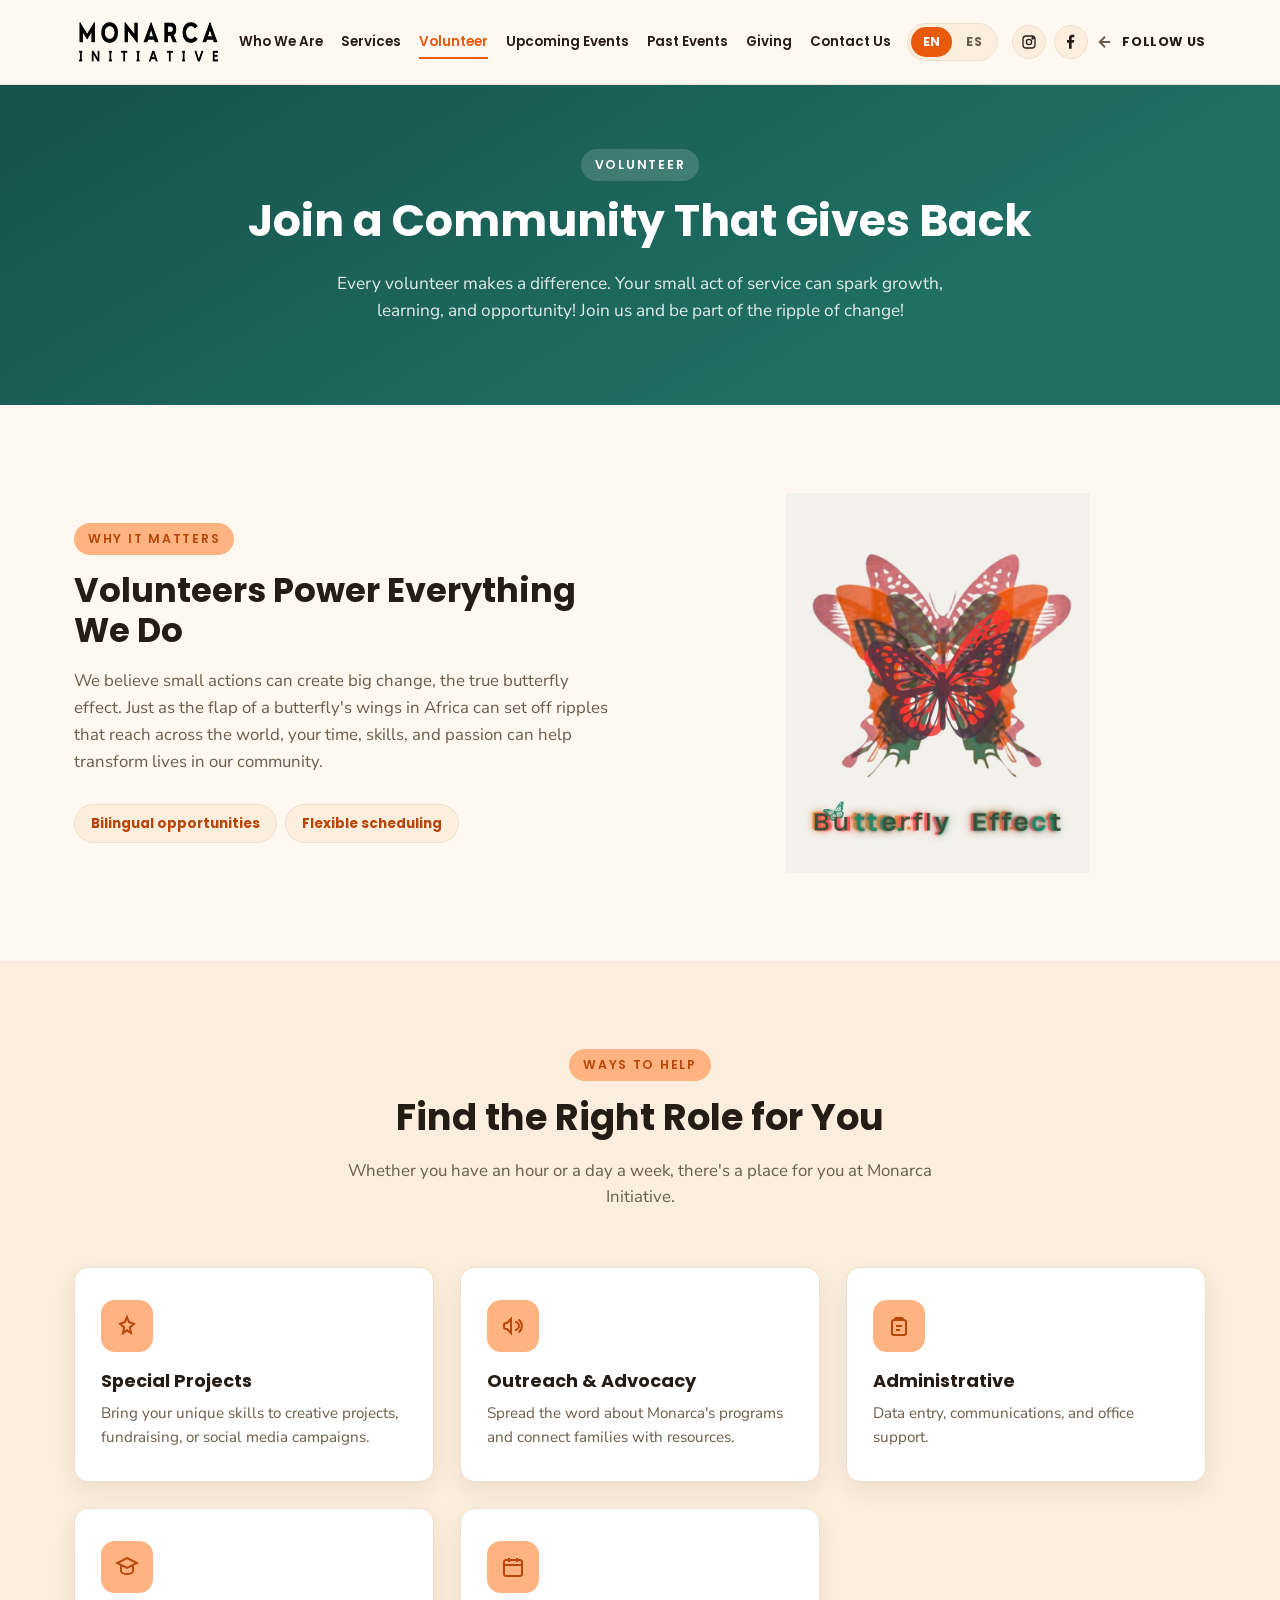
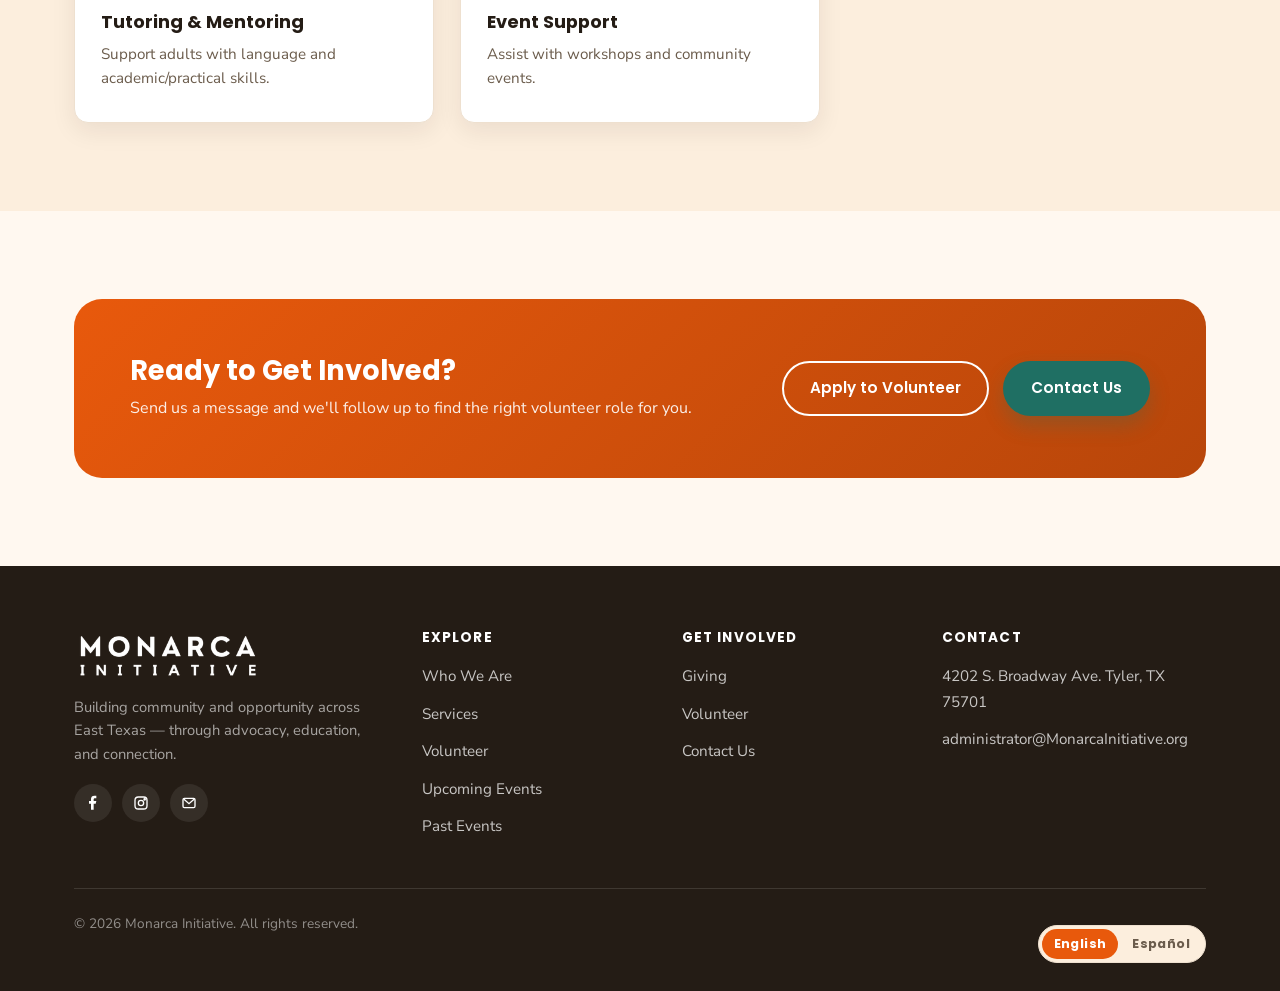
<file: volunteer.html>
<!doctype html>
<html lang="en">
<head>
<meta charset="UTF-8">
<meta name="viewport" content="width=device-width, initial-scale=1">
<title data-es="Voluntariado — Monarca Initiative">Volunteer — Monarca Initiative</title>
<meta name="description" content="Join Monarca Initiative as a volunteer and give back to families across East Texas." data-es="Únete a Monarca Initiative como voluntario y retribuye a las familias del este de Texas.">
<link rel="icon" href="assets/img/favicon.png" type="image/png">
<link rel="preconnect" href="https://fonts.googleapis.com">
<link rel="preconnect" href="https://fonts.gstatic.com" crossorigin>
<link href="https://fonts.googleapis.com/css2?family=Poppins:wght@600;700;800&family=Nunito+Sans:wght@400;600;700;800&display=swap" rel="stylesheet">
<link rel="stylesheet" href="assets/css/style.css">
</head>
<body>

<header class="site-header">
  <div class="container">
    <a href="index.html" class="brand">
      <img src="assets/img/logo.png" alt="Monarca Initiative logo">
    </a>
    <nav class="main-nav" id="main-nav">
      <ul>
        <li><a href="about.html" data-es="Quiénes Somos">Who We Are</a></li>
        <li><a href="services.html" data-es="Servicios">Services</a></li>
        <li><a href="volunteer.html" class="active" data-es="Voluntariado">Volunteer</a></li>
        <li><a href="upcoming-events.html" data-es="Próximos Eventos">Upcoming Events</a></li>
        <li><a href="past-events.html" data-es="Eventos Pasados">Past Events</a></li>
        <li><a href="giving.html" data-es="Donar">Giving</a></li>
        <li><a href="index.html#contact" data-es="Contáctanos">Contact Us</a></li>
      </ul>
    </nav>
    <div class="header-cta">
      <div class="lang-toggle" role="group" aria-label="Language selector">
        <button type="button" data-lang-option="en" class="active" aria-pressed="true">EN</button>
        <button type="button" data-lang-option="es" aria-pressed="false">ES</button>
      </div>
      <div class="follow-us">
        <a href="https://www.instagram.com/monarcainitiative/" target="_blank" rel="noopener noreferrer" class="social-icon" aria-label="Instagram">
          <svg width="16" height="16" viewBox="0 0 24 24" fill="none" stroke="currentColor" stroke-width="2"><rect x="3" y="3" width="18" height="18" rx="5"/><circle cx="12" cy="12" r="4"/><circle cx="17.5" cy="6.5" r="1"/></svg>
        </a>
        <a href="https://www.facebook.com/people/Monarca-Initiative/100091495717951/" target="_blank" rel="noopener noreferrer" class="social-icon" aria-label="Facebook">
          <svg width="16" height="16" viewBox="0 0 24 24" fill="currentColor"><path d="M13 22v-9h3l1-4h-4V7c0-1.1.4-2 2-2h2V1.1C16.6 1 15.3 1 14 1c-3 0-5 1.8-5 5v3H6v4h3v9h4Z"/></svg>
        </a>
        <span class="follow-us-arrow" aria-hidden="true"><svg viewBox="0 0 24 24" fill="none" stroke="currentColor" stroke-width="2.5"><path d="M19 12H5M12 19l-7-7 7-7"/></svg></span>
        <span class="follow-us-label" data-es="Síguenos">Follow Us</span>
      </div>
      <button class="nav-toggle" aria-label="Toggle navigation" aria-expanded="false">
        <span></span><span></span><span></span>
      </button>
    </div>
  </div>
</header>

<main>

  <section class="page-hero">
    <div class="container">
      <span class="eyebrow" data-es="Voluntariado">Volunteer</span>
      <h1 data-es="Únete a una comunidad que retribuye">Join a Community That Gives Back</h1>
      <p data-es="Cada voluntario marca la diferencia. ¡Tu pequeño acto de servicio puede impulsar crecimiento, aprendizaje y oportunidades! Únete y forma parte de la onda de cambio.">Every volunteer makes a difference. Your small act of service can spark growth, learning, and opportunity! Join us and be part of the ripple of change!</p>
    </div>
  </section>

  <section class="section">
    <div class="container">
      <div class="feature-row">
        <div class="feature-copy">
          <span class="eyebrow" data-es="Por Qué Importa">Why It Matters</span>
          <h2 data-es="El voluntariado impulsa todo lo que hacemos">Volunteers Power Everything We Do</h2>
          <p data-es="Creemos que las pequeñas acciones pueden crear grandes cambios, el verdadero efecto mariposa. Así como el aleteo de una mariposa en África puede desatar ondas que llegan a todo el mundo, tu tiempo, tus habilidades y tu pasión pueden ayudar a transformar vidas en nuestra comunidad.">We believe small actions can create big change, the true butterfly effect. Just as the flap of a butterfly's wings in Africa can set off ripples that reach across the world, your time, skills, and passion can help transform lives in our community.</p>
          <div class="stat-strip">
            <span class="stat-pill" data-es="Oportunidades bilingües">Bilingual opportunities</span>
            <span class="stat-pill" data-es="Horarios flexibles">Flexible scheduling</span>
          </div>
        </div>
        <div class="feature-media feature-media--badge">
          <img src="assets/img/volunteer-butterfly-effect.jpg" alt="Butterfly Effect graphic with layered monarch butterfly illustrations">
        </div>
      </div>
    </div>
  </section>

  <section class="section section-alt">
    <div class="container">
      <div class="section-head">
        <span class="eyebrow" data-es="Cómo Ayudar">Ways to Help</span>
        <h2 data-es="Encuentra el rol adecuado para ti">Find the Right Role for You</h2>
        <p data-es="Ya sea que tengas una hora o un día a la semana, hay un lugar para ti en Monarca Initiative.">Whether you have an hour or a day a week, there's a place for you at Monarca Initiative.</p>
      </div>
      <div class="value-grid">

        <div class="value-card">
          <span class="icon-badge"><svg width="24" height="24" viewBox="0 0 24 24" fill="none" stroke="currentColor" stroke-width="2"><path d="m12 3 1.9 4.9L19 9.8l-4.1 3.6L16 19l-4-2.7L8 19l1.1-5.6L5 9.8l5.1-1.9L12 3Z"/></svg></span>
          <h3 data-es="Proyectos Especiales">Special Projects</h3>
          <p data-es="Aporta tus habilidades únicas a proyectos creativos, recaudación de fondos o campañas en redes sociales.">Bring your unique skills to creative projects, fundraising, or social media campaigns.</p>
        </div>

        <div class="value-card">
          <span class="icon-badge"><svg width="24" height="24" viewBox="0 0 24 24" fill="none" stroke="currentColor" stroke-width="2"><path d="M3 11v2a2 2 0 0 0 2 2h1l4 4V5L6 9H5a2 2 0 0 0-2 2Z"/><path d="M14 8a4 4 0 0 1 0 8"/><path d="M17.5 5.5a8 8 0 0 1 0 13"/></svg></span>
          <h3 data-es="Divulgación y Defensa">Outreach &amp; Advocacy</h3>
          <p data-es="Difunde los programas de Monarca y conecta a las familias con recursos.">Spread the word about Monarca's programs and connect families with resources.</p>
        </div>

        <div class="value-card">
          <span class="icon-badge"><svg width="24" height="24" viewBox="0 0 24 24" fill="none" stroke="currentColor" stroke-width="2"><path d="M9 4h6a1 1 0 0 1 1 1v1H8V5a1 1 0 0 1 1-1Z"/><rect x="5" y="6" width="14" height="15" rx="2"/><path d="M9 12h6M9 16h4"/></svg></span>
          <h3 data-es="Administrativo">Administrative</h3>
          <p data-es="Captura de datos, comunicaciones y apoyo de oficina.">Data entry, communications, and office support.</p>
        </div>

        <div class="value-card">
          <span class="icon-badge"><svg width="24" height="24" viewBox="0 0 24 24" fill="none" stroke="currentColor" stroke-width="2"><path d="m12 3 10 5-10 5L2 8l10-5Z"/><path d="M6 10.5V16c0 1.7 2.7 3 6 3s6-1.3 6-3v-5.5"/></svg></span>
          <h3 data-es="Tutoría y Mentoría">Tutoring &amp; Mentoring</h3>
          <p data-es="Apoya a los adultos con el idioma y con habilidades académicas y prácticas.">Support adults with language and academic/practical skills.</p>
        </div>

        <div class="value-card">
          <span class="icon-badge"><svg width="24" height="24" viewBox="0 0 24 24" fill="none" stroke="currentColor" stroke-width="2"><rect x="3" y="5" width="18" height="16" rx="2"/><path d="M8 3v4M16 3v4M3 10h18"/></svg></span>
          <h3 data-es="Apoyo en Eventos">Event Support</h3>
          <p data-es="Ayuda con talleres y eventos comunitarios.">Assist with workshops and community events.</p>
        </div>

      </div>
    </div>
  </section>

  <section class="section">
    <div class="container">
      <div class="cta-banner">
        <div>
          <h2 data-es="¿Listo para sumarte?">Ready to Get Involved?</h2>
          <p data-es="Escríbenos y te contactaremos para encontrar el rol de voluntariado ideal para ti.">Send us a message and we'll follow up to find the right volunteer role for you.</p>
        </div>
        <div class="cta-actions">
          <a href="index.html#contact" class="btn btn-outline-light" data-es="Postúlate para Voluntariado">Apply to Volunteer</a>
          <a href="index.html#contact" class="btn btn-secondary" data-es="Contáctanos">Contact Us</a>
        </div>
      </div>
    </div>
  </section>

</main>

<footer class="site-footer">
  <div class="container">
    <div class="footer-grid">
      <div class="footer-brand">
        <a href="index.html" class="brand">
          <img src="assets/img/logo.png" alt="Monarca Initiative logo">
        </a>
        <p data-es="Construyendo comunidad y oportunidad en el este de Texas a través de la defensa, la educación y la conexión.">Building community and opportunity across East Texas — through advocacy, education, and connection.</p>
        <div class="footer-social">
          <a href="https://www.facebook.com/people/Monarca-Initiative/100091495717951/" target="_blank" rel="noopener noreferrer" aria-label="Facebook"><svg width="16" height="16" viewBox="0 0 24 24" fill="currentColor"><path d="M13 22v-9h3l1-4h-4V7c0-1.1.4-2 2-2h2V1.1C16.6 1 15.3 1 14 1c-3 0-5 1.8-5 5v3H6v4h3v9h4Z"/></svg></a>
          <a href="https://www.instagram.com/monarcainitiative/" target="_blank" rel="noopener noreferrer" aria-label="Instagram"><svg width="16" height="16" viewBox="0 0 24 24" fill="none" stroke="currentColor" stroke-width="2"><rect x="3" y="3" width="18" height="18" rx="5"/><circle cx="12" cy="12" r="4"/><circle cx="17.5" cy="6.5" r="1"/></svg></a>
          <a href="mailto:administrator@MonarcaInitiative.org" aria-label="Email"><svg width="16" height="16" viewBox="0 0 24 24" fill="none" stroke="currentColor" stroke-width="2"><rect x="3" y="5" width="18" height="14" rx="2"/><path d="m4 6 8 7 8-7"/></svg></a>
        </div>
      </div>
      <div class="footer-col">
        <h4 data-es="Explorar">Explore</h4>
        <ul>
          <li><a href="about.html" data-es="Quiénes Somos">Who We Are</a></li>
          <li><a href="services.html" data-es="Servicios">Services</a></li>
          <li><a href="volunteer.html" data-es="Voluntariado">Volunteer</a></li>
          <li><a href="upcoming-events.html" data-es="Próximos Eventos">Upcoming Events</a></li>
          <li><a href="past-events.html" data-es="Eventos Pasados">Past Events</a></li>
        </ul>
      </div>
      <div class="footer-col">
        <h4 data-es="Involúcrate">Get Involved</h4>
        <ul>
          <li><a href="giving.html" data-es="Donar">Giving</a></li>
          <li><a href="volunteer.html" data-es="Sé Voluntario">Volunteer</a></li>
          <li><a href="index.html#contact" data-es="Contáctanos">Contact Us</a></li>
        </ul>
      </div>
      <div class="footer-col">
        <h4 data-es="Contacto">Contact</h4>
        <ul>
          <li><a href="https://www.google.com/maps/search/?api=1&amp;query=4202+S.+Broadway+Ave.+Tyler%2C+TX+75701" target="_blank" rel="noopener noreferrer">4202 S. Broadway Ave. Tyler, TX 75701</a></li>
          <li><a href="mailto:administrator@MonarcaInitiative.org">administrator@MonarcaInitiative.org</a></li>
        </ul>
      </div>
    </div>
    <div class="footer-bottom">
      <span>&copy; <span class="js-year">2026</span> Monarca Initiative. <span data-es="Todos los derechos reservados.">All rights reserved.</span></span>
      <div class="lang-toggle" role="group" aria-label="Language selector">
        <button type="button" data-lang-option="en" class="active" aria-pressed="true">English</button>
        <button type="button" data-lang-option="es" aria-pressed="false">Español</button>
      </div>
    </div>
  </div>
</footer>

<script src="assets/js/main.js"></script>
</body>
</html>
</file>
<file: assets/css/style.css>
/* ==========================================================================
   Monarca Initiative — Site Styles
   ========================================================================== */

:root {
  --color-primary: #E8590C;
  --color-primary-dark: #B8460A;
  --color-primary-light: #FFB380;
  --color-ink: #241C15;
  --color-teal: #1F6F63;
  --color-teal-dark: #16514A;
  --color-cream: #FFF8F0;
  --color-cream-deep: #FCEEDD;
  --color-white: #FFFFFF;
  --color-border: #EEE0CF;
  --color-text: #3A2E24;
  --color-text-soft: #6B5C4C;

  --font-heading: 'Poppins', 'Segoe UI', sans-serif;
  --font-body: 'Nunito Sans', 'Segoe UI', sans-serif;

  --radius-md: 14px;
  --radius-lg: 28px;
  --shadow-soft: 0 12px 32px rgba(36, 28, 21, 0.10);
  --shadow-card: 0 8px 24px rgba(36, 28, 21, 0.08);
  --container: 1180px;
}

* { box-sizing: border-box; }

html { scroll-behavior: smooth; }

body {
  margin: 0;
  font-family: var(--font-body);
  color: var(--color-text);
  background: var(--color-cream);
  line-height: 1.6;
  -webkit-font-smoothing: antialiased;
}

img { max-width: 100%; display: block; }

h1, h2, h3, h4 {
  font-family: var(--font-heading);
  color: var(--color-ink);
  line-height: 1.2;
  margin: 0 0 0.5em;
}

p { margin: 0 0 1em; }

a { color: var(--color-teal); }

.container {
  width: 100%;
  max-width: var(--container);
  margin: 0 auto;
  padding: 0 24px;
}

.eyebrow {
  display: inline-block;
  font-family: var(--font-heading);
  font-weight: 600;
  font-size: 0.78rem;
  letter-spacing: 0.14em;
  text-transform: uppercase;
  color: var(--color-primary-dark);
  background: var(--color-primary-light);
  padding: 6px 14px;
  border-radius: 999px;
  margin-bottom: 14px;
}

/* ---------- Buttons ---------- */
.btn {
  display: inline-flex;
  align-items: center;
  gap: 8px;
  font-family: var(--font-heading);
  font-weight: 600;
  font-size: 0.95rem;
  text-decoration: none;
  padding: 13px 26px;
  border-radius: 999px;
  border: 2px solid transparent;
  cursor: pointer;
  transition: transform 0.15s ease, box-shadow 0.15s ease, background 0.15s ease, color 0.15s ease;
}
.btn:hover { transform: translateY(-2px); }

.btn-primary {
  background: var(--color-primary);
  color: var(--color-white);
  box-shadow: 0 10px 20px rgba(232, 89, 12, 0.28);
}
.btn-primary:hover { background: var(--color-primary-dark); }

.btn-secondary {
  background: var(--color-teal);
  color: var(--color-white);
  box-shadow: 0 10px 20px rgba(31, 111, 99, 0.25);
}
.btn-secondary:hover { background: var(--color-teal-dark); }

.btn-outline {
  background: transparent;
  color: var(--color-ink);
  border-color: var(--color-ink);
}
.btn-outline:hover { background: var(--color-ink); color: var(--color-white); }

.btn-outline-light {
  background: transparent;
  color: var(--color-white);
  border-color: var(--color-white);
}
.btn-outline-light:hover { background: var(--color-white); color: var(--color-ink); }

.btn svg { width: 16px; height: 16px; }

/* ---------- Header ---------- */
.site-header {
  position: sticky;
  top: 0;
  z-index: 100;
  background: rgba(255, 248, 240, 0.97);
  border-bottom: 1px solid var(--color-border);
}

.site-header .container {
  display: flex;
  align-items: center;
  justify-content: space-between;
  flex-wrap: nowrap;
  min-height: 84px;
  gap: 16px;
}

.brand {
  display: flex;
  align-items: center;
  gap: 12px;
  text-decoration: none;
}
.brand img { width: auto; height: 52px; }

.main-nav ul {
  display: flex;
  align-items: center;
  gap: 18px;
  list-style: none;
  margin: 0;
  padding: 0;
}
.main-nav a {
  font-family: var(--font-heading);
  font-weight: 600;
  font-size: 0.84rem;
  color: var(--color-ink);
  text-decoration: none;
  position: relative;
  padding: 6px 0;
  white-space: nowrap;
}
.main-nav a:hover,
.main-nav a.active { color: var(--color-primary); }
.main-nav a::after {
  content: "";
  position: absolute;
  left: 0; right: 0; bottom: -2px;
  height: 2px;
  background: var(--color-primary);
  transform: scaleX(0);
  transform-origin: left;
  transition: transform 0.2s ease;
}
.main-nav a:hover::after,
.main-nav a.active::after { transform: scaleX(1); }

.header-cta { display: flex; align-items: center; gap: 14px; }

.lang-toggle {
  display: inline-flex;
  align-items: center;
  background: var(--color-cream-deep);
  border: 1px solid var(--color-border);
  border-radius: 999px;
  padding: 3px;
  gap: 2px;
}
.lang-toggle button {
  font-family: var(--font-heading);
  font-weight: 700;
  font-size: 0.78rem;
  letter-spacing: 0.03em;
  border: none;
  background: transparent;
  color: var(--color-text-soft);
  padding: 6px 12px;
  border-radius: 999px;
  cursor: pointer;
  transition: background 0.15s ease, color 0.15s ease;
}
.lang-toggle button.active {
  background: var(--color-primary);
  color: var(--color-white);
}
.footer-social + .lang-toggle,
.footer-bottom .lang-toggle { margin-top: 12px; }

.follow-us {
  display: flex;
  align-items: center;
  gap: 8px;
}
.follow-us .social-icon {
  flex: none;
  width: 34px;
  height: 34px;
  border-radius: 50%;
  display: flex;
  align-items: center;
  justify-content: center;
  background: var(--color-cream-deep);
  border: 1px solid var(--color-border);
  color: var(--color-ink);
  text-decoration: none;
  transition: background 0.15s ease, color 0.15s ease, border-color 0.15s ease;
}
.follow-us .social-icon svg { width: 16px; height: 16px; }
.follow-us .social-icon:hover {
  background: var(--color-primary);
  border-color: var(--color-primary);
  color: var(--color-white);
}
.follow-us-arrow {
  display: flex;
  align-items: center;
  color: var(--color-text-soft);
}
.follow-us-arrow svg { width: 18px; height: 18px; }
.follow-us-label {
  font-family: var(--font-heading);
  font-weight: 700;
  font-size: 0.8rem;
  letter-spacing: 0.05em;
  text-transform: uppercase;
  color: var(--color-ink);
  white-space: nowrap;
}

.nav-toggle {
  display: none;
  background: none;
  border: none;
  cursor: pointer;
  padding: 8px;
}
.nav-toggle span {
  display: block;
  width: 26px;
  height: 3px;
  margin: 5px 0;
  background: var(--color-ink);
  border-radius: 2px;
  transition: transform 0.2s ease, opacity 0.2s ease;
}
.nav-toggle.open span:nth-child(1) { transform: translateY(8px) rotate(45deg); }
.nav-toggle.open span:nth-child(2) { opacity: 0; }
.nav-toggle.open span:nth-child(3) { transform: translateY(-8px) rotate(-45deg); }

/* ---------- Hero ---------- */
.hero {
  position: relative;
  overflow: hidden;
  background:
    linear-gradient(100deg, rgba(20, 14, 10, 0.55) 0%, rgba(20, 14, 10, 0.22) 45%, rgba(20, 14, 10, 0.4) 100%),
    url("../img/hero-bg.webp") left top / cover no-repeat;
  color: var(--color-white);
  padding: 64px 0 76px;
}
.hero .container {
  display: flex;
  justify-content: flex-end;
  position: relative;
  z-index: 2;
}
.hero-copy {
  max-width: 620px;
  text-align: left;
}
.hero-eyebrow {
  display: inline-block;
  font-family: var(--font-heading);
  font-weight: 600;
  font-size: 0.78rem;
  letter-spacing: 0.14em;
  text-transform: uppercase;
  background: rgba(255, 255, 255, 0.16);
  padding: 6px 14px;
  border-radius: 999px;
  margin-bottom: 18px;
}
.hero h1 {
  color: var(--color-white);
  font-size: clamp(2.2rem, 4vw, 3.2rem);
  margin-bottom: 20px;
}
.hero p {
  font-size: 1.12rem;
  color: rgba(255, 255, 255, 0.9);
  max-width: 52ch;
  margin-bottom: 18px;
}
.hero-address {
  display: inline-flex;
  align-items: center;
  gap: 8px;
  color: rgba(255, 255, 255, 0.92);
  text-decoration: none;
  font-family: var(--font-heading);
  font-weight: 600;
  font-size: 0.92rem;
  margin-bottom: 30px;
}
.hero-address svg { width: 17px; height: 17px; flex: none; }
.hero-address:hover { text-decoration: underline; }
.hero-actions { display: flex; gap: 16px; flex-wrap: wrap; }

.page-hero {
  background: linear-gradient(150deg, var(--color-teal-dark), var(--color-teal) 70%);
  color: var(--color-white);
  padding: 64px 0 80px;
  text-align: center;
}
.page-hero--compact {
  padding: 22px 0 30px;
}
.page-hero .eyebrow {
  background: rgba(255,255,255,0.16);
  color: var(--color-white);
}
.page-hero h1 { color: var(--color-white); font-size: clamp(2rem, 3.6vw, 2.75rem); }
.page-hero p { color: rgba(255,255,255,0.88); max-width: 62ch; margin: 0 auto; font-size: 1.08rem; }

/* ---------- Section shell ---------- */
.section { padding: 88px 0; }
.section-alt { background: var(--color-cream-deep); }
.section-dark {
  background: var(--color-ink);
  color: rgba(255,255,255,0.88);
}
.section-dark h2, .section-dark h3 { color: var(--color-white); }

.section-head {
  max-width: 640px;
  margin: 0 auto 56px;
  text-align: center;
}
.section-head.left { margin-left: 0; text-align: left; }
.section-head.wide { max-width: 760px; }
.section-head.wide p { font-size: 1.08rem; line-height: 1.7; }
.section-head h2 { font-size: clamp(1.7rem, 3vw, 2.3rem); }
.section-head p { color: var(--color-text-soft); font-size: 1.05rem; }

/* ---------- Feature / Learn More rows ---------- */
.feature-row {
  display: grid;
  grid-template-columns: 1fr 1fr;
  gap: 60px;
  align-items: center;
}
.feature-row:not(:last-child) { margin-bottom: 96px; }
.feature-copy .eyebrow { margin-bottom: 16px; }
.feature-copy h2 { font-size: clamp(1.6rem, 2.8vw, 2.1rem); }
.feature-copy p { color: var(--color-text-soft); font-size: 1.05rem; margin-bottom: 28px; }
.feature-list {
  list-style: none;
  margin: 0 0 28px;
  padding: 0;
  display: grid;
  gap: 10px;
}
.feature-list li {
  display: flex;
  align-items: flex-start;
  gap: 10px;
  color: var(--color-text-soft);
  font-size: 0.98rem;
}
.feature-list svg { flex: none; width: 18px; height: 18px; margin-top: 3px; color: var(--color-teal); }
.feature-list .flag-icon { flex: none; font-size: 1.15rem; line-height: 1; margin-top: 1px; }

.pull-quote {
  margin: 0 0 18px;
  padding: 14px 20px;
  border-left: 3px solid var(--color-primary);
  font-family: var(--font-heading);
  font-style: italic;
  font-size: 1.05rem;
  color: var(--color-text);
}

.feature-media {
  position: relative;
  border-radius: var(--radius-lg);
  overflow: hidden;
  box-shadow: var(--shadow-soft);
  aspect-ratio: 4 / 3;
}
.feature-media img { width: 100%; height: 100%; object-fit: cover; }
.feature-media--portrait { aspect-ratio: 5 / 4; }
.feature-media--portrait img { object-position: center bottom; }
.feature-media--badge { aspect-ratio: 1 / 1; box-shadow: none; background: none; max-width: 380px; margin: 0 auto; }
.feature-media--badge img { object-fit: contain; }
.feature-media--banner { aspect-ratio: 2 / 1; box-shadow: none; background: none; max-width: 460px; margin: 0 auto; }
.feature-copy--centered { text-align: center; }
.feature-copy--centered p { margin-left: auto; margin-right: auto; font-size: 1.25rem; }
.brand-heading { color: var(--color-primary); font-size: clamp(2rem, 4.5vw, 3rem); }
.feature-copy h2.brand-heading,
.feature-copy h3.brand-heading { font-size: clamp(2rem, 4.5vw, 3rem); }
h2.brand-heading { margin-bottom: 18px; }
.media-credit {
  display: block;
  text-align: right;
  font-size: 0.78rem;
  color: var(--color-text-soft);
  margin-top: 8px;
}
.media-credit--center { text-align: center; font-style: italic; }
.media-credit a { color: inherit; text-decoration: underline; }
.media-credit a:hover { color: var(--color-primary); }

/* Compact rows (Giving / Contact) */
.compact-row {
  display: grid;
  grid-template-columns: 1fr 1fr;
  gap: 50px;
  align-items: center;
  background: var(--color-white);
  border: 1px solid var(--color-border);
  border-radius: var(--radius-lg);
  padding: 48px;
  box-shadow: var(--shadow-card);
}
.compact-row > * { min-width: 0; }
.compact-row + .compact-row { margin-top: 32px; }
.compact-copy h2 { font-size: clamp(1.5rem, 2.6vw, 1.9rem); }
.compact-copy p { color: var(--color-text-soft); }
.compact-media {
  border-radius: var(--radius-md);
  overflow: hidden;
  aspect-ratio: 4 / 3;
}
.compact-media img { width: 100%; height: 100%; object-fit: cover; }

.stat-strip {
  display: flex;
  gap: 8px;
  margin-top: 22px;
  flex-wrap: wrap;
}
.stat-pill {
  background: var(--color-cream-deep);
  border: 1px solid var(--color-border);
  border-radius: 999px;
  padding: 8px 16px;
  font-family: var(--font-heading);
  font-weight: 700;
  font-size: 0.85rem;
  color: var(--color-primary-dark);
}

/* ---------- Contact form ---------- */
.contact-form { display: grid; gap: 16px; min-width: 0; }
.contact-form .field-row { display: grid; grid-template-columns: 1fr 1fr; gap: 16px; }
.contact-form .field-row > * { min-width: 0; }
.contact-form input,
.contact-form select,
.contact-form textarea { max-width: 100%; }
.contact-form label {
  display: block;
  font-family: var(--font-heading);
  font-weight: 600;
  font-size: 0.88rem;
  margin-bottom: 6px;
  color: var(--color-ink);
}
.contact-form input,
.contact-form select,
.contact-form textarea {
  width: 100%;
  padding: 12px 14px;
  border: 1.5px solid var(--color-border);
  border-radius: 10px;
  font-family: var(--font-body);
  font-size: 0.96rem;
  background: var(--color-cream);
  color: var(--color-text);
}
.contact-form select {
  appearance: none;
  background-image: url("data:image/svg+xml,%3Csvg xmlns='http://www.w3.org/2000/svg' viewBox='0 0 24 24' fill='none' stroke='%236B5C4C' stroke-width='2'%3E%3Cpath d='m6 9 6 6 6-6'/%3E%3C/svg%3E");
  background-repeat: no-repeat;
  background-position: right 12px center;
  background-size: 18px;
  padding-right: 40px;
}
.contact-form select:invalid { color: var(--color-text-soft); }
.contact-form input:focus,
.contact-form select:focus,
.contact-form textarea:focus {
  outline: none;
  border-color: var(--color-teal);
  background-color: var(--color-white);
}
.payment-qr {
  display: inline-flex;
  align-items: center;
  gap: 8px;
  margin-top: 8px;
}
.payment-qr img {
  width: 96px;
  height: 96px;
  padding: 6px;
  background: var(--color-white);
  border: 1px solid var(--color-border);
  border-radius: 6px;
}
.payment-qr span {
  font-size: 0.78rem;
  color: var(--color-text-soft);
}

.contact-info { display: grid; gap: 18px; margin-top: 6px; }
.contact-info-item { display: flex; gap: 14px; align-items: flex-start; }
.contact-info-item .icon-badge {
  flex: none;
  width: 42px; height: 42px;
  border-radius: 12px;
  background: var(--color-cream-deep);
  color: var(--color-teal);
  display: flex; align-items: center; justify-content: center;
}
.contact-info-item > div { min-width: 0; }
.contact-info-item h4 { margin-bottom: 2px; font-size: 1rem; }
.contact-info-item p { margin: 0; color: var(--color-text-soft); font-size: 0.95rem; overflow-wrap: anywhere; }
.contact-info-item a { overflow-wrap: anywhere; }

.impact-list {
  list-style: none;
  margin: 0 auto;
  padding: 0;
  max-width: 820px;
  display: grid;
  gap: 20px;
}
.impact-list li { display: flex; gap: 16px; align-items: flex-start; }
.impact-list .icon-badge {
  flex: none;
  width: 42px; height: 42px;
  border-radius: 12px;
  background: var(--color-cream-deep);
  color: var(--color-teal);
  display: flex; align-items: center; justify-content: center;
  margin-top: 2px;
}
.impact-list p { margin: 0; color: var(--color-text-soft); font-size: 1rem; line-height: 1.6; }
.impact-list strong { color: var(--color-ink); }

/* ---------- Cards (events, services grid, team) ---------- */
.card-grid {
  display: grid;
  grid-template-columns: repeat(3, 1fr);
  gap: 28px;
}
.card-swipe-row { display: contents; }
.card {
  background: var(--color-white);
  border: 1px solid var(--color-border);
  border-radius: var(--radius-md);
  overflow: hidden;
  box-shadow: var(--shadow-card);
  display: flex;
  flex-direction: column;
}
.card-media { aspect-ratio: 16 / 10; overflow: hidden; }
.card-media img { width: 100%; height: 100%; object-fit: cover; }
.card-media--contain { aspect-ratio: 4 / 3; background: var(--color-cream-deep); }
.card-media--contain img { object-fit: contain; }
.swipe-dots { display: none; }
.card-body { padding: 24px; display: flex; flex-direction: column; gap: 10px; flex: 1; }
.card-date {
  font-family: var(--font-heading);
  font-weight: 700;
  font-size: 0.78rem;
  letter-spacing: 0.08em;
  text-transform: uppercase;
  color: var(--color-primary-dark);
}
.card-body h3 { font-size: 1.15rem; margin-bottom: 2px; }
.card-body p { color: var(--color-text-soft); font-size: 0.95rem; margin-bottom: 0; flex: 1; }
.card-tag {
  align-self: flex-start;
  font-size: 0.75rem;
  font-weight: 700;
  letter-spacing: 0.06em;
  text-transform: uppercase;
  padding: 4px 10px;
  border-radius: 999px;
  background: var(--color-cream-deep);
  color: var(--color-teal-dark);
}
.card-link {
  margin-top: 4px;
  font-family: var(--font-heading);
  font-weight: 700;
  font-size: 0.9rem;
  text-decoration: none;
  color: var(--color-teal);
  display: inline-flex;
  align-items: center;
  gap: 6px;
}
.card-meta { list-style: none; padding: 0; margin: 0; display: flex; flex-direction: column; gap: 4px; }
.card-meta li { font-size: 0.9rem; color: var(--color-text-soft); }
.card-meta a { color: var(--color-teal); font-weight: 700; text-decoration: none; }
.card-meta a:hover { text-decoration: underline; }

.value-grid {
  display: grid;
  grid-template-columns: repeat(3, 1fr);
  gap: 26px;
}
.value-card {
  background: var(--color-white);
  border: 1px solid var(--color-border);
  border-radius: var(--radius-md);
  padding: 32px 26px;
  box-shadow: var(--shadow-card);
}
.value-card .icon-badge {
  width: 52px; height: 52px;
  border-radius: 14px;
  background: var(--color-primary-light);
  color: var(--color-primary-dark);
  display: flex; align-items: center; justify-content: center;
  margin-bottom: 18px;
}
.value-card h3 { font-size: 1.12rem; }
.value-card p { color: var(--color-text-soft); font-size: 0.95rem; margin: 0; }

.team-grid {
  display: grid;
  grid-template-columns: repeat(4, 1fr);
  gap: 26px;
}
.team-card { text-align: center; }
.team-photo {
  border-radius: 999px;
  overflow: hidden;
  aspect-ratio: 1/1;
  margin-bottom: 14px;
  box-shadow: var(--shadow-card);
}
.team-photo img { width: 100%; height: 100%; object-fit: cover; }
.team-card h4 { margin-bottom: 2px; font-size: 1rem; }
.team-card span { color: var(--color-primary-dark); font-weight: 600; font-size: 0.85rem; }

.timeline { display: grid; gap: 0; border-left: 3px solid var(--color-border); margin-left: 8px; }
.timeline-item { position: relative; padding: 0 0 40px 32px; }
.timeline-item:last-child { padding-bottom: 4px; }
.timeline-item::before {
  content: "";
  position: absolute;
  left: -9px; top: 2px;
  width: 16px; height: 16px;
  border-radius: 50%;
  background: var(--color-primary);
  border: 3px solid var(--color-cream);
}
.timeline-item h4 { margin-bottom: 4px; }
.timeline-item p { color: var(--color-text-soft); margin: 0; }

/* ---------- Donate banner ---------- */
.banner-container {
  overflow: hidden;
  width: 100%;
  height: 4.5rem;
  position: relative;
  white-space: nowrap;
  background: var(--color-white);
  color: #000;
}
.banner-track {
  display: flex;
  align-items: center;
  width: fit-content;
  height: 100%;
  white-space: nowrap;
  animation: banner-loop 70s linear infinite;
}
@keyframes banner-loop {
  0% { transform: translateX(0%); }
  100% { transform: translateX(-50%); }
}
.banner-item {
  display: flex;
  flex-shrink: 0;
  align-items: center;
  line-height: 1;
  color: #000;
  font-family: var(--font-heading);
  font-weight: 700;
  font-size: 1.2rem;
  padding: 0.7rem 1.5rem;
  white-space: nowrap;
}
@media (prefers-reduced-motion: reduce) {
  .banner-track { animation: none; }
}
@media (max-width: 620px) {
  .banner-container { height: 3.4rem; }
  .banner-item { font-size: 0.92rem; padding: 0.6rem 1rem; }
}

/* ---------- Board of directors ---------- */
.section-head h3 { font-size: clamp(1.25rem, 2.1vw, 1.5rem); }
.leadership-columns {
  display: grid;
  grid-template-columns: 1.7fr 1fr;
  gap: 16px 56px;
  align-items: start;
}
.leadership-title {
  text-align: center;
  font-size: clamp(1.3rem, 2.2vw, 1.6rem);
  margin: 0 0 24px;
}
.board-grid {
  display: grid;
  grid-template-columns: repeat(3, 1fr);
  gap: 10px 24px;
}
.board-grid--split {
  grid-auto-flow: column;
  grid-template-rows: repeat(5, auto);
  grid-template-columns: repeat(2, 1fr);
  column-gap: 28px;
}
.board-card {
  display: flex;
  align-items: center;
  gap: 14px;
  padding: 6px 0;
}
.board-card .avatar {
  flex: none;
  width: 46px;
  height: 46px;
  border-radius: 50%;
  background: var(--color-white);
  color: var(--color-teal);
  display: flex;
  align-items: center;
  justify-content: center;
}
.board-card h4 { margin: 0; font-size: 0.9rem; }
.board-card span {
  display: block;
  font-family: var(--font-heading);
  font-weight: 700;
  font-size: 0.72rem;
  letter-spacing: 0.06em;
  text-transform: uppercase;
  color: var(--color-primary-dark);
  margin-top: 2px;
}
.board-divider {
  display: flex;
  align-items: center;
  justify-content: center;
  gap: 14px;
  margin: 48px 0 40px;
  color: var(--color-text-soft);
  font-size: 1.5rem;
}
.board-divider::before,
.board-divider::after {
  content: "";
  height: 1px;
  width: 80px;
  background: var(--color-border);
}
.board-co-directors {
  display: flex;
  justify-content: center;
  gap: 20px;
  flex-wrap: wrap;
}
.board-co-directors .board-card { min-width: 260px; }
.board-co-directors--stack { flex-direction: column; align-items: stretch; }
.board-co-directors--stack .board-card { min-width: 0; }

/* ---------- Champion sponsors ---------- */
.sponsors { overflow: hidden; }
.marquee-wrap {
  overflow: hidden;
  width: 100%;
}
.marquee-track {
  display: flex;
  width: max-content;
  animation: marquee-scroll 22s linear infinite;
}
.marquee {
  display: flex;
  align-items: center;
  flex: 0 0 auto;
  gap: 16px;
  padding: 0 24px;
}
@keyframes marquee-scroll {
  from { transform: translateX(0); }
  to { transform: translateX(-50%); }
}
.marquee__item {
  flex-shrink: 0;
  box-sizing: border-box;
  width: 260px;
  height: 180px;
  object-fit: contain;
  background: var(--color-white);
  border: 1px solid var(--color-border);
  border-radius: var(--radius-md);
  box-shadow: var(--shadow-card);
  padding: 14px;
}
.marquee__item--fill { width: 210px; object-fit: cover; padding: 0; }
@media (prefers-reduced-motion: reduce) {
  .marquee-track { animation: none; }
}
.sponsors-cta {
  display: flex;
  flex-direction: column;
  align-items: center;
  justify-content: center;
  gap: 10px;
  margin-top: 44px;
  font-family: var(--font-heading);
  font-weight: 600;
  font-size: 1.05rem;
  color: var(--color-ink);
}
.sponsors-cta-link {
  display: flex;
  flex-direction: column;
  align-items: center;
  gap: 4px;
  color: var(--color-teal);
  text-decoration: none;
  font-weight: 700;
  font-size: 0.95rem;
}
.sponsors-cta-link svg {
  width: 22px;
  height: 22px;
  animation: sponsors-arrow-bounce 1.6s ease-in-out infinite;
}
.sponsors-cta-link:hover { color: var(--color-teal-dark); }
@keyframes sponsors-arrow-bounce {
  0%, 100% { transform: translateY(0); }
  50% { transform: translateY(5px); }
}
@media (prefers-reduced-motion: reduce) {
  .sponsors-cta-link svg { animation: none; }
}

/* ---------- CTA banner ---------- */
.cta-banner {
  background: linear-gradient(135deg, var(--color-primary) 0%, var(--color-primary-dark) 100%);
  border-radius: var(--radius-lg);
  padding: 56px;
  color: var(--color-white);
  display: flex;
  align-items: center;
  justify-content: space-between;
  gap: 32px;
  flex-wrap: wrap;
}
.cta-banner h2 { color: var(--color-white); margin-bottom: 8px; font-size: 1.7rem; }
.cta-banner p { color: rgba(255,255,255,0.9); margin: 0; }
.cta-actions { display: flex; gap: 14px; flex-wrap: wrap; }

/* ---------- Footer ---------- */
.site-footer {
  background: var(--color-ink);
  color: rgba(255,255,255,0.75);
  padding: 64px 0 28px;
}
.footer-grid {
  display: grid;
  grid-template-columns: 1.4fr 1fr 1fr 1.2fr;
  gap: 40px;
  margin-bottom: 48px;
}
.footer-brand .brand img { filter: invert(1); }
.footer-brand p { color: rgba(255,255,255,0.6); font-size: 0.92rem; margin-top: 14px; }
.footer-social { display: flex; gap: 10px; margin-top: 18px; }
.footer-social a {
  width: 38px; height: 38px;
  border-radius: 50%;
  background: rgba(255,255,255,0.08);
  display: flex; align-items: center; justify-content: center;
  color: var(--color-white);
  text-decoration: none;
}
.footer-social a:hover { background: var(--color-primary); }
.footer-col h4 {
  color: var(--color-white);
  font-size: 0.85rem;
  letter-spacing: 0.08em;
  text-transform: uppercase;
  margin-bottom: 18px;
}
.footer-col ul { list-style: none; margin: 0; padding: 0; display: grid; gap: 12px; }
.footer-col a { color: rgba(255,255,255,0.75); text-decoration: none; font-size: 0.95rem; }
.footer-col a:hover { color: var(--color-primary-light); }
.footer-bottom {
  border-top: 1px solid rgba(255,255,255,0.12);
  padding-top: 24px;
  display: flex;
  justify-content: space-between;
  flex-wrap: wrap;
  gap: 12px;
  font-size: 0.85rem;
  color: rgba(255,255,255,0.5);
}
.footer-bottom a { color: rgba(255,255,255,0.5); }

/* ---------- Utilities ---------- */
.text-center { text-align: center; }
.mt-0 { margin-top: 0; }

/* ---------- Responsive ---------- */
@media (max-width: 980px) {
  .main-nav { position: fixed; inset: 84px 0 0 0; background: var(--color-cream); padding: 24px; transform: translateY(-12px); opacity: 0; pointer-events: none; transition: opacity 0.2s ease, transform 0.2s ease; overflow-y: auto; }
  .main-nav.open { opacity: 1; transform: translateY(0); pointer-events: auto; }
  .main-nav ul { flex-direction: column; align-items: flex-start; gap: 4px; }
  .main-nav a { display: block; padding: 14px 6px; width: 100%; border-bottom: 1px solid var(--color-border); }
  .nav-toggle { display: block; }
  .header-cta { gap: 8px; }
  .brand img { width: auto; height: 38px; }
  .follow-us-arrow, .follow-us-label { display: none; }
  .lang-toggle button { padding: 5px 8px; font-size: 0.7rem; }

  .hero-copy { max-width: 100%; }
  .hero { background-position: 75% center; }

  .feature-row { grid-template-columns: 1fr; }
  .feature-media, .feature-media-wrap { order: -1; }
  .compact-row { grid-template-columns: 1fr; padding: 32px; }
  .compact-media { order: -1; }
  .card-grid { grid-template-columns: repeat(2, 1fr); }
  .value-grid { grid-template-columns: repeat(2, 1fr); }
  .team-grid { grid-template-columns: repeat(2, 1fr); }
  .board-grid { grid-template-columns: repeat(2, 1fr); }
  .leadership-columns { grid-template-columns: 1fr; gap: 40px; }
  .footer-grid { grid-template-columns: repeat(2, 1fr); }
}

@media (max-width: 620px) {
  .section { padding: 64px 0; }
  .card-grid { grid-template-columns: 1fr; }
  .card-grid--swipe { display: block; }
  .card-grid--swipe .card-swipe-row {
    display: flex;
    gap: 16px;
    overflow-x: auto;
    scroll-snap-type: x mandatory;
    -webkit-overflow-scrolling: touch;
    padding: 4px 9% 6px;
    margin: 0 -24px;
  }
  .card-grid--swipe .card { flex: 0 0 82%; scroll-snap-align: center; }
  .card-grid--swipe.card-grid--big .card-swipe-row { padding: 4px 6% 6px; }
  .card-grid--swipe.card-grid--big .card { flex: 0 0 88%; }
  .swipe-dots { display: flex; justify-content: center; align-items: center; gap: 8px; margin: 4px 0 18px; }
  .swipe-dot {
    width: 8px;
    height: 8px;
    padding: 0;
    border: none;
    border-radius: 50%;
    background: var(--color-border);
    cursor: pointer;
    transition: background-color 0.2s ease, transform 0.2s ease;
  }
  .swipe-dot.active { background: var(--color-primary); transform: scale(1.3); }
  .value-grid { grid-template-columns: 1fr; }
  .team-grid { grid-template-columns: 1fr; }
  .board-grid { grid-template-columns: 1fr; }
  .board-grid--split { grid-auto-flow: row; grid-template-rows: none; }
  .footer-grid { grid-template-columns: 1fr; gap: 32px; }
  .contact-form .field-row { grid-template-columns: 1fr; }
  .cta-banner { padding: 36px 28px; flex-direction: column; align-items: flex-start; }
}
</file>
